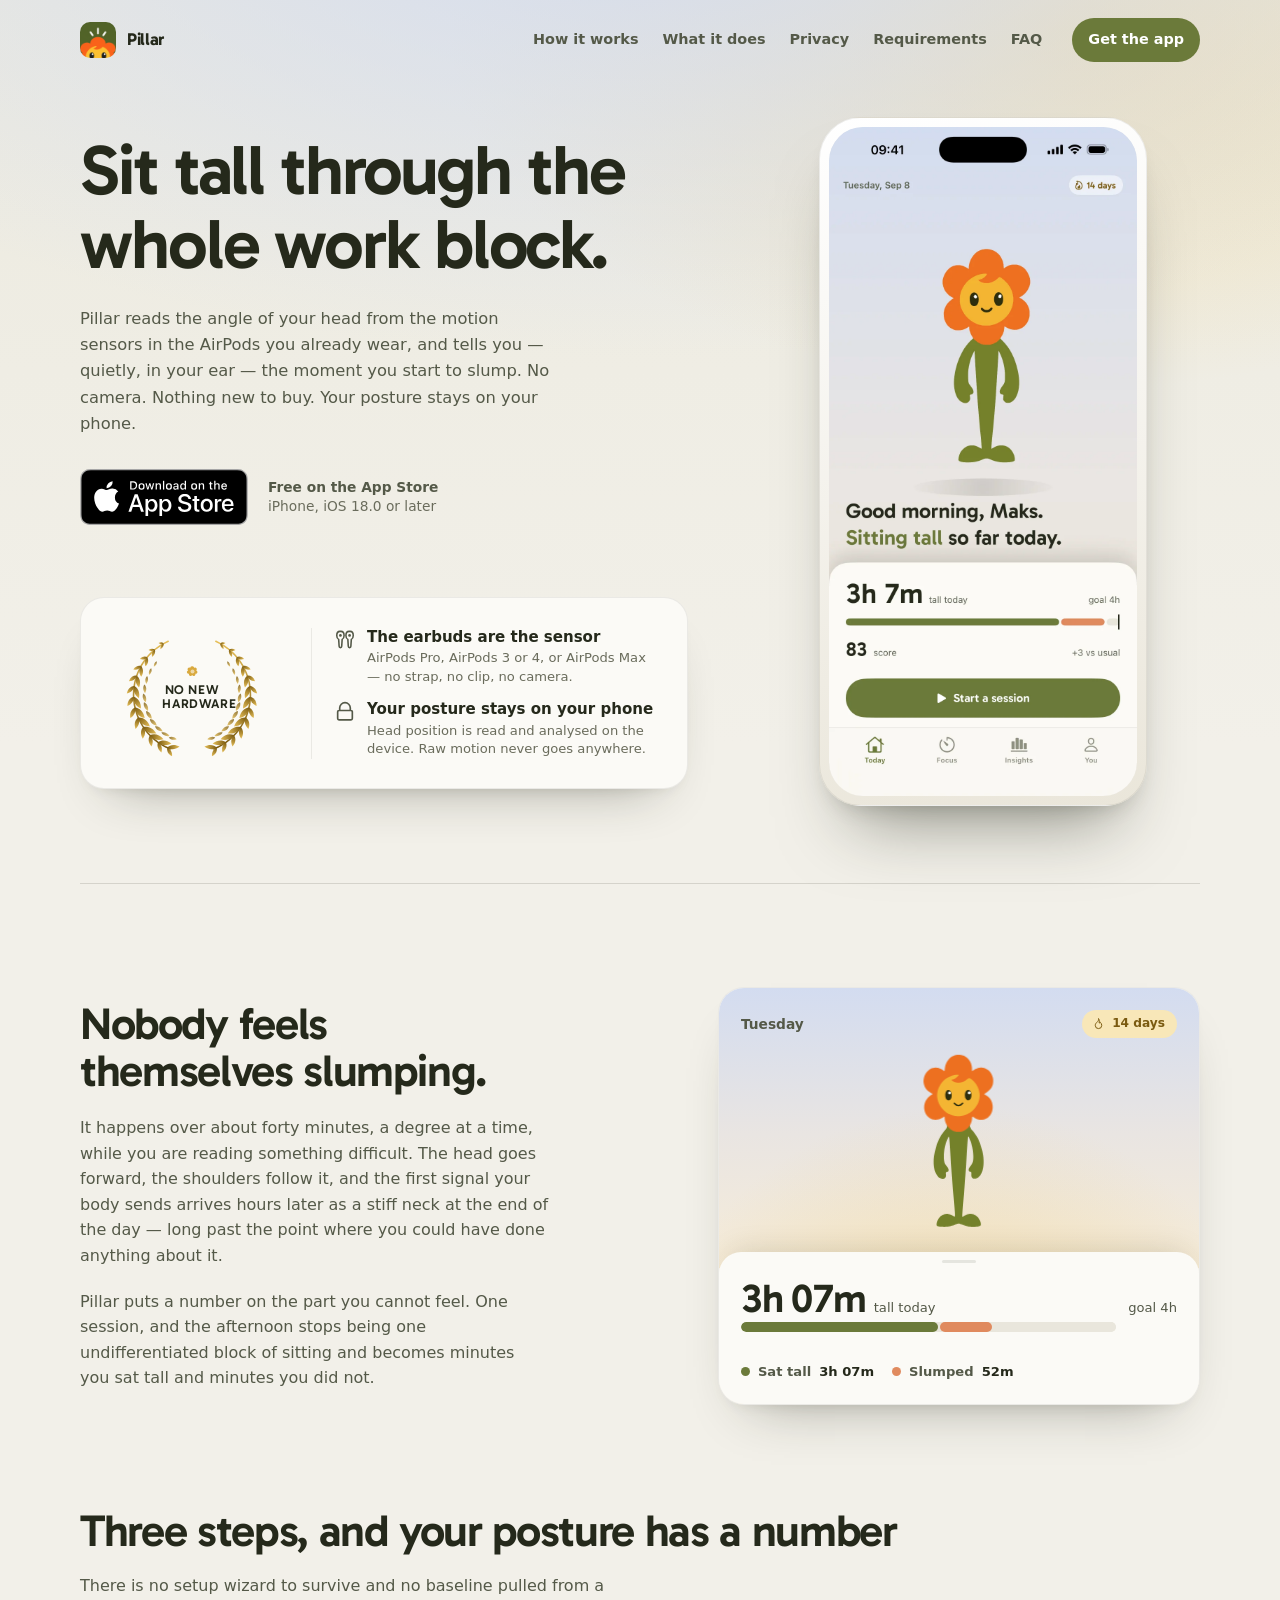
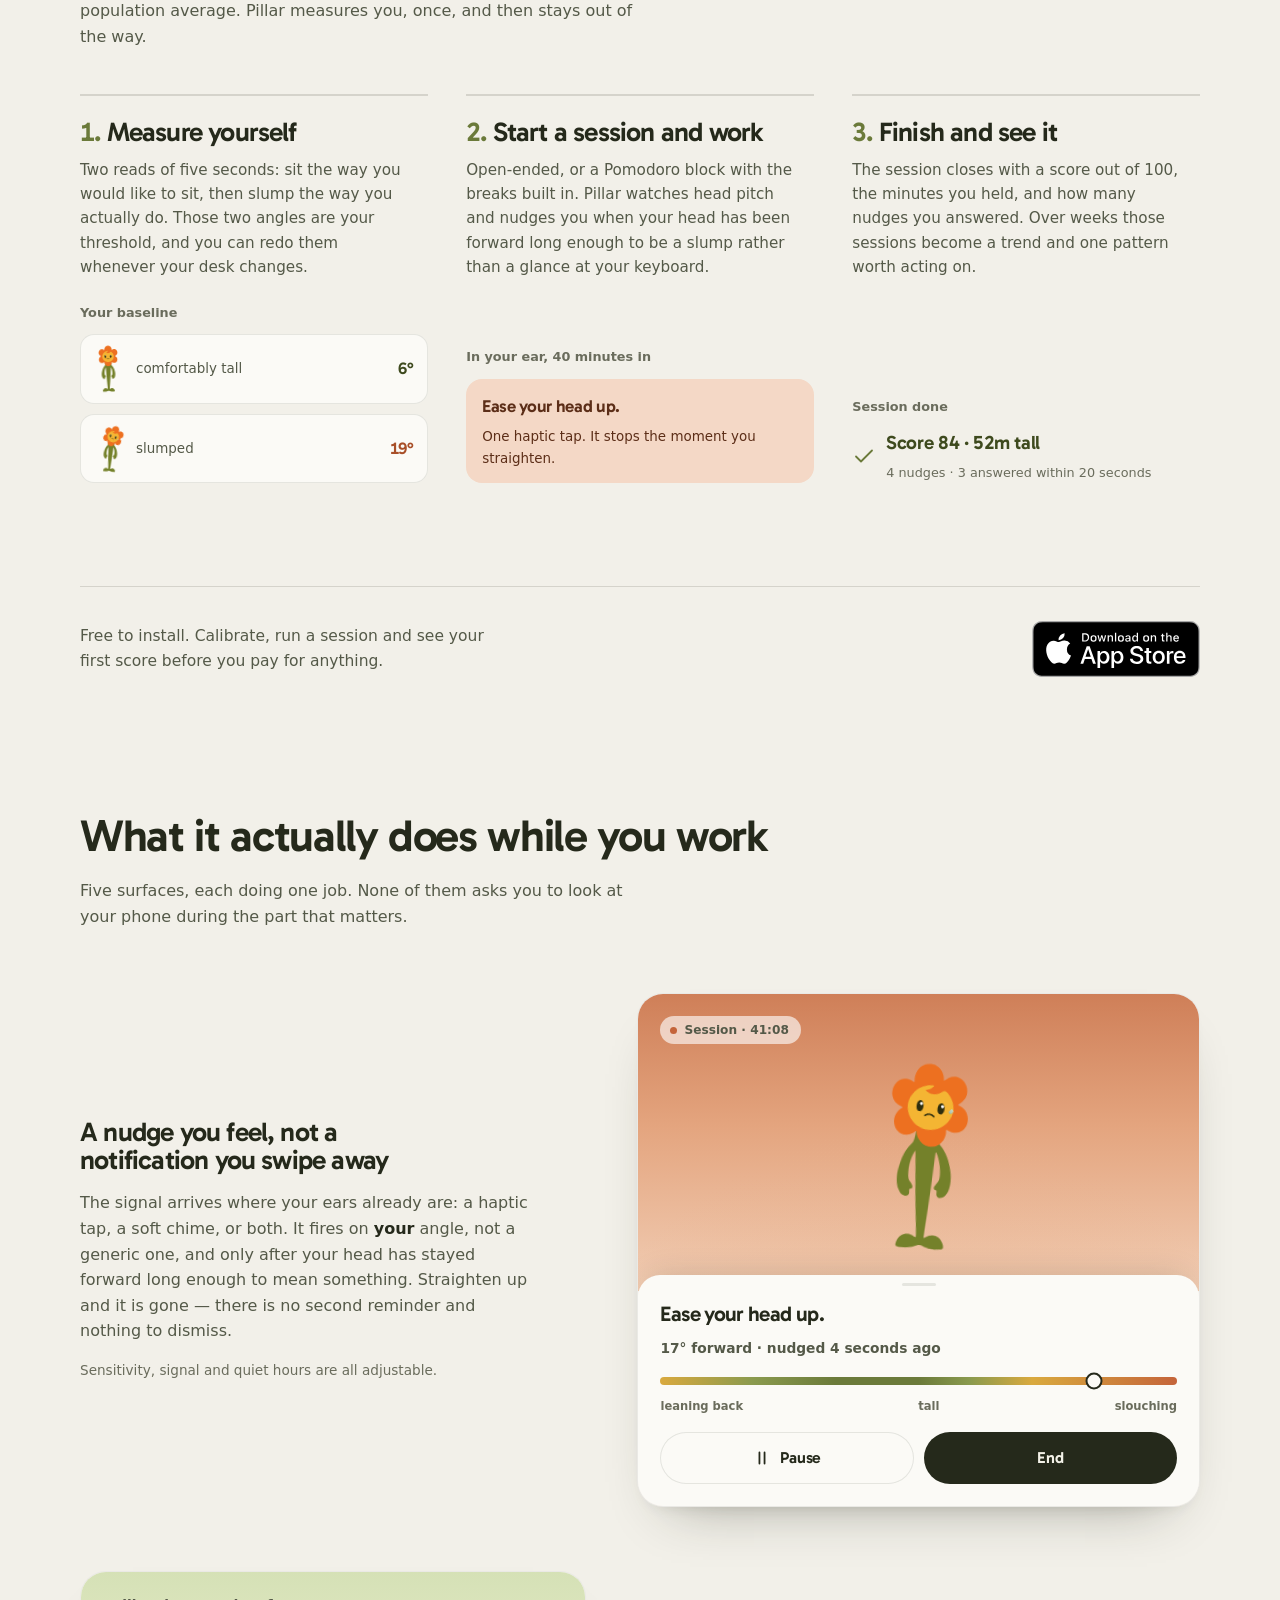
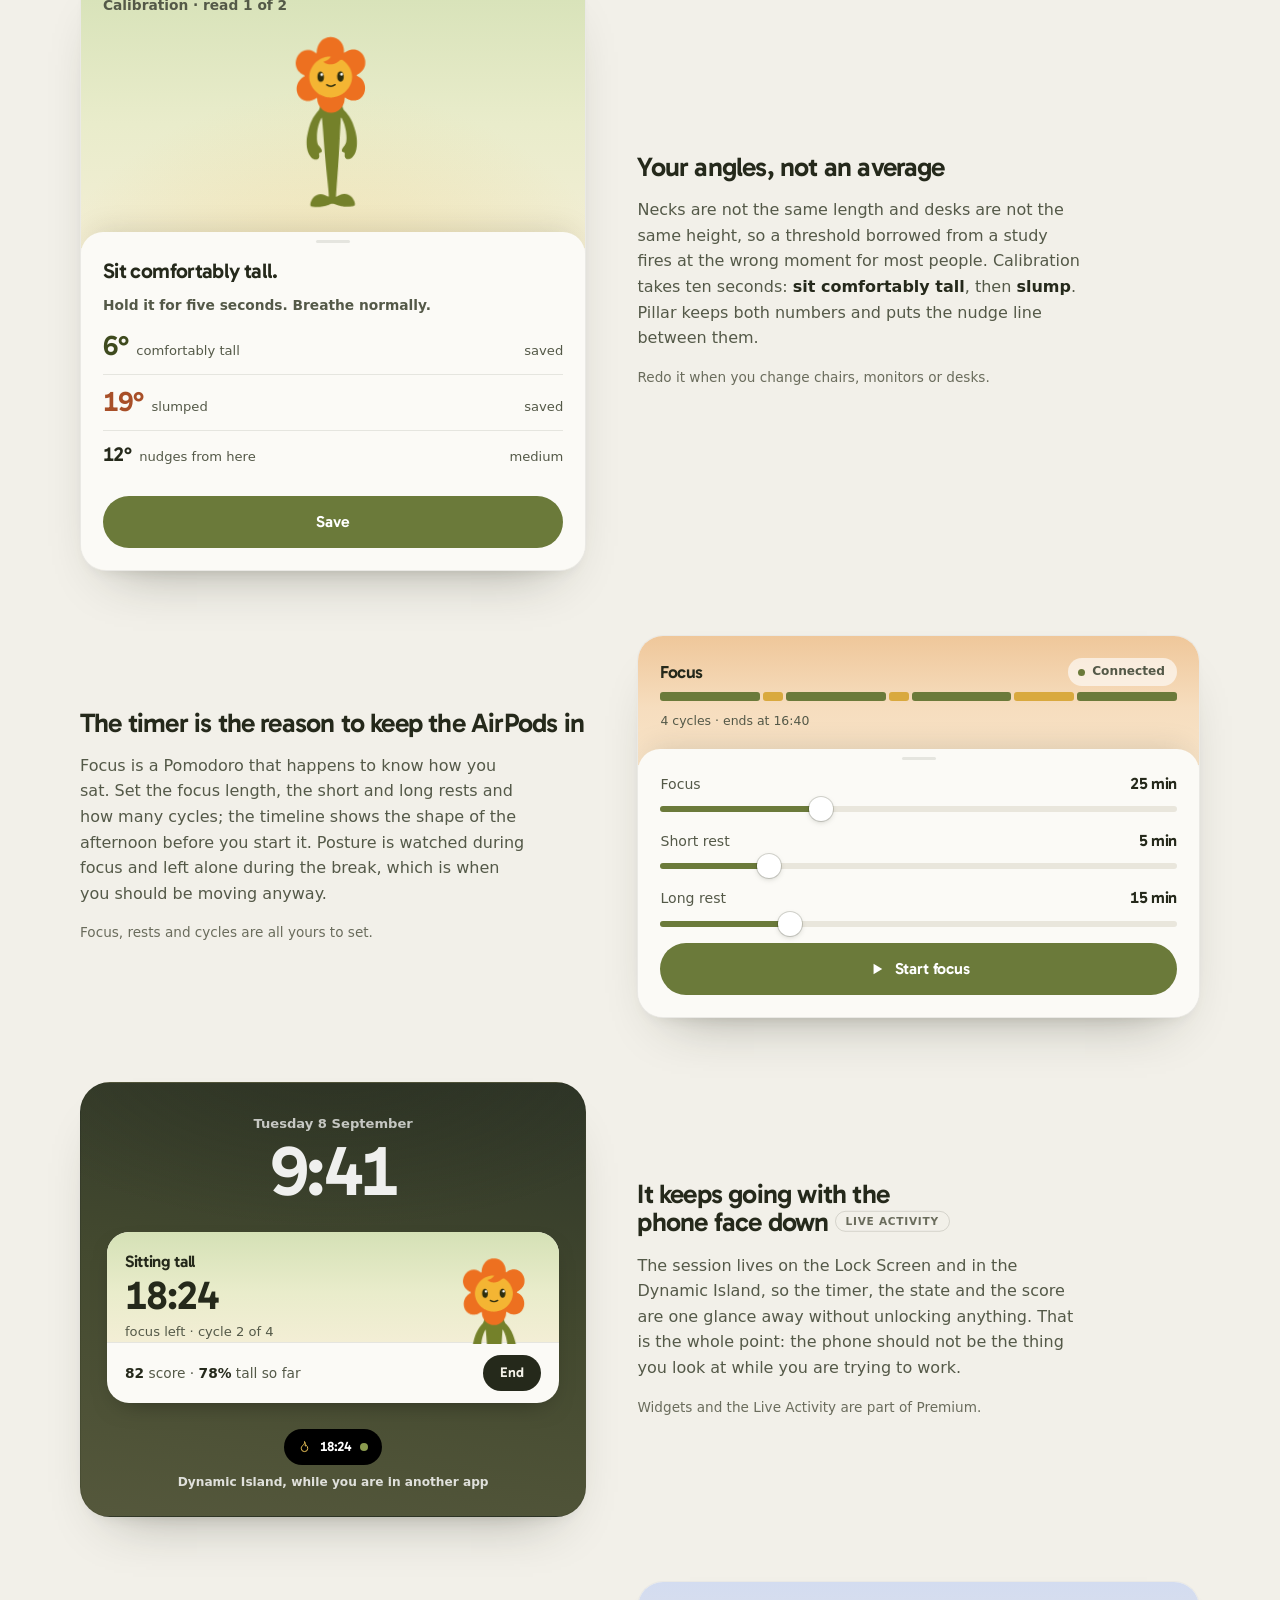
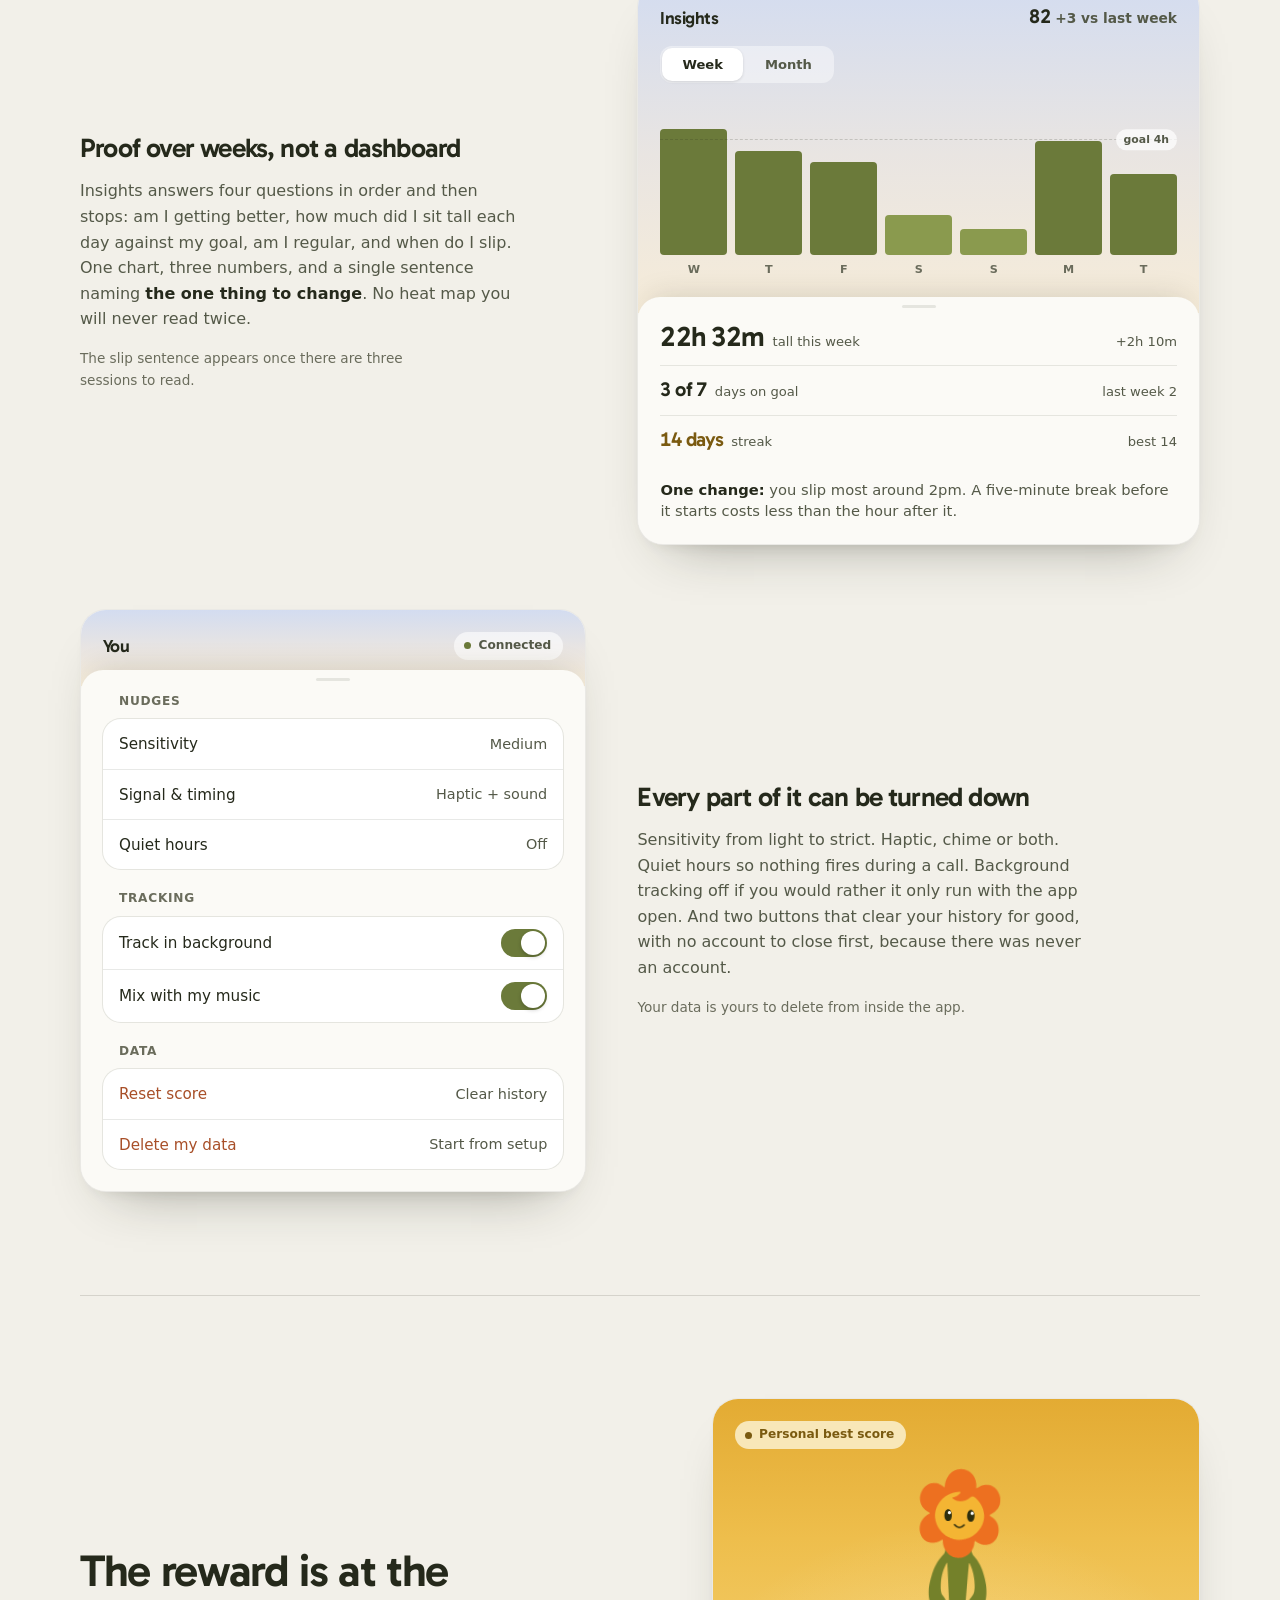
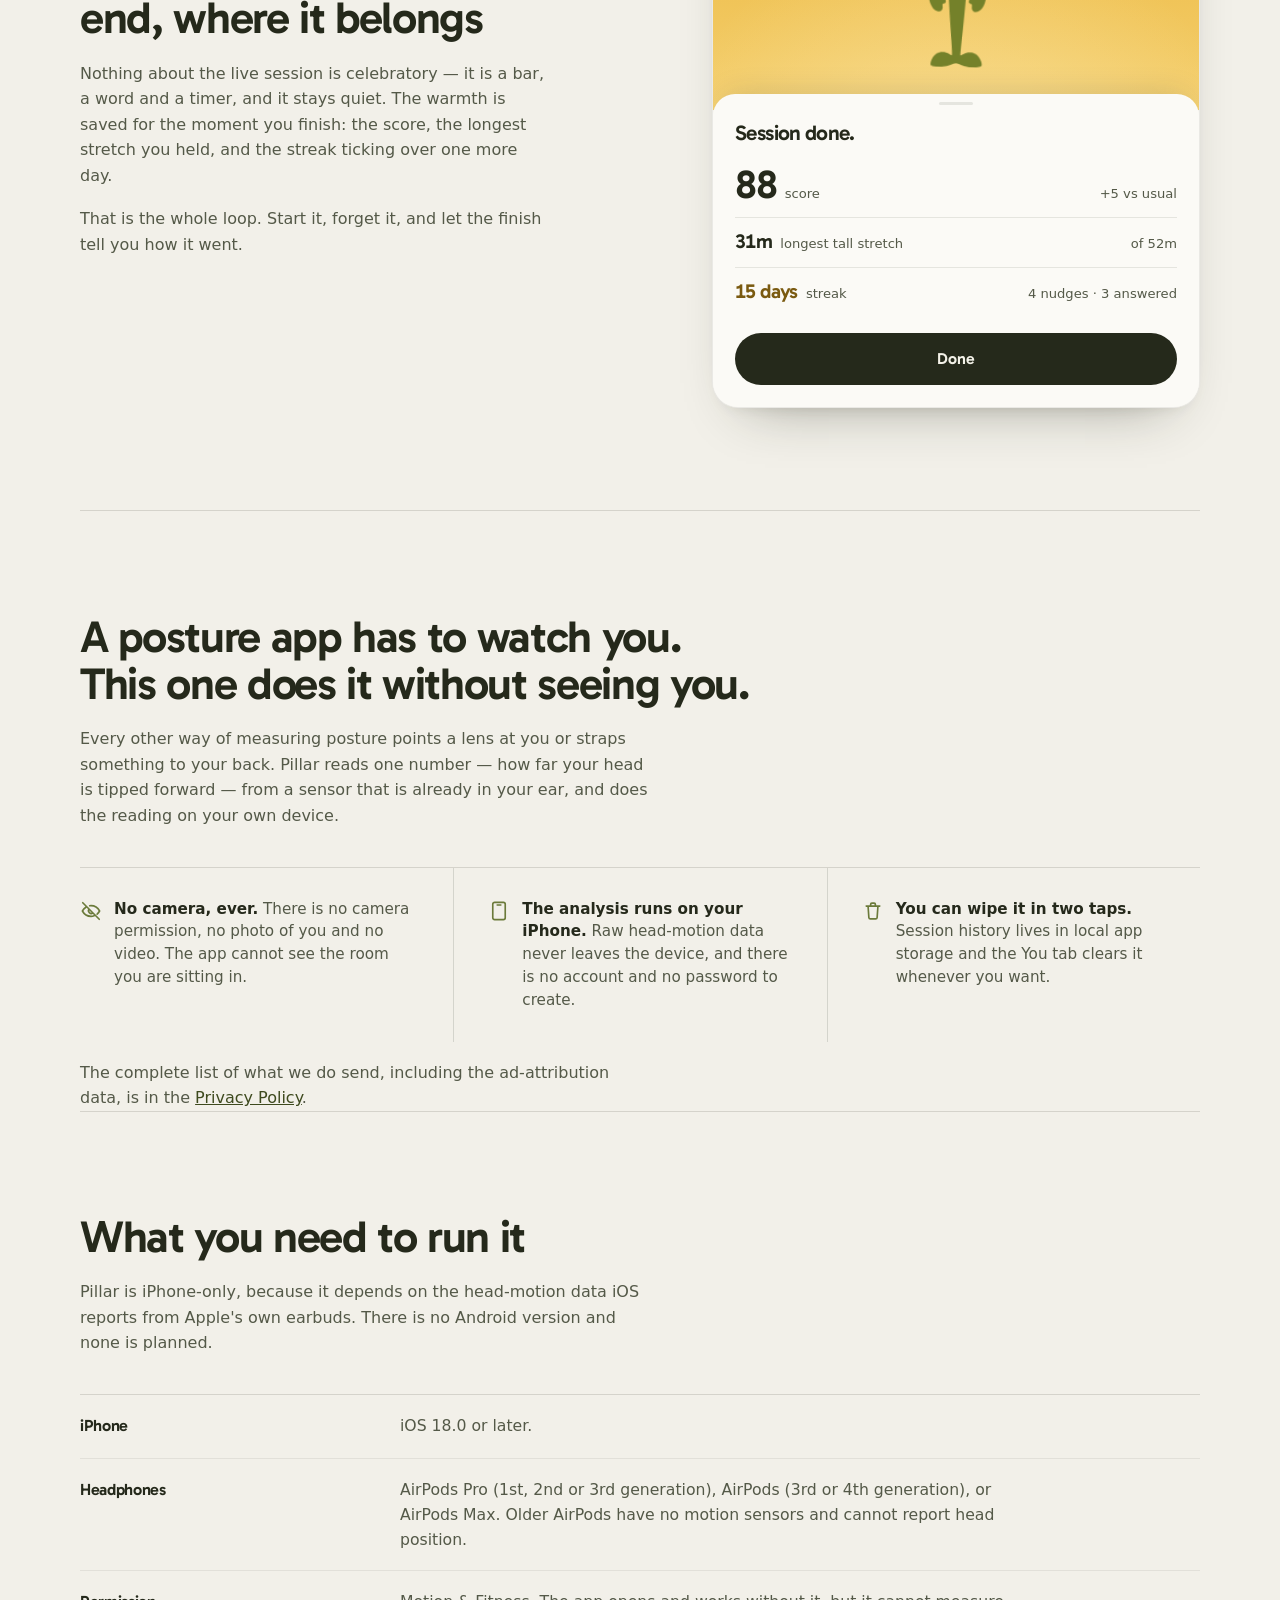
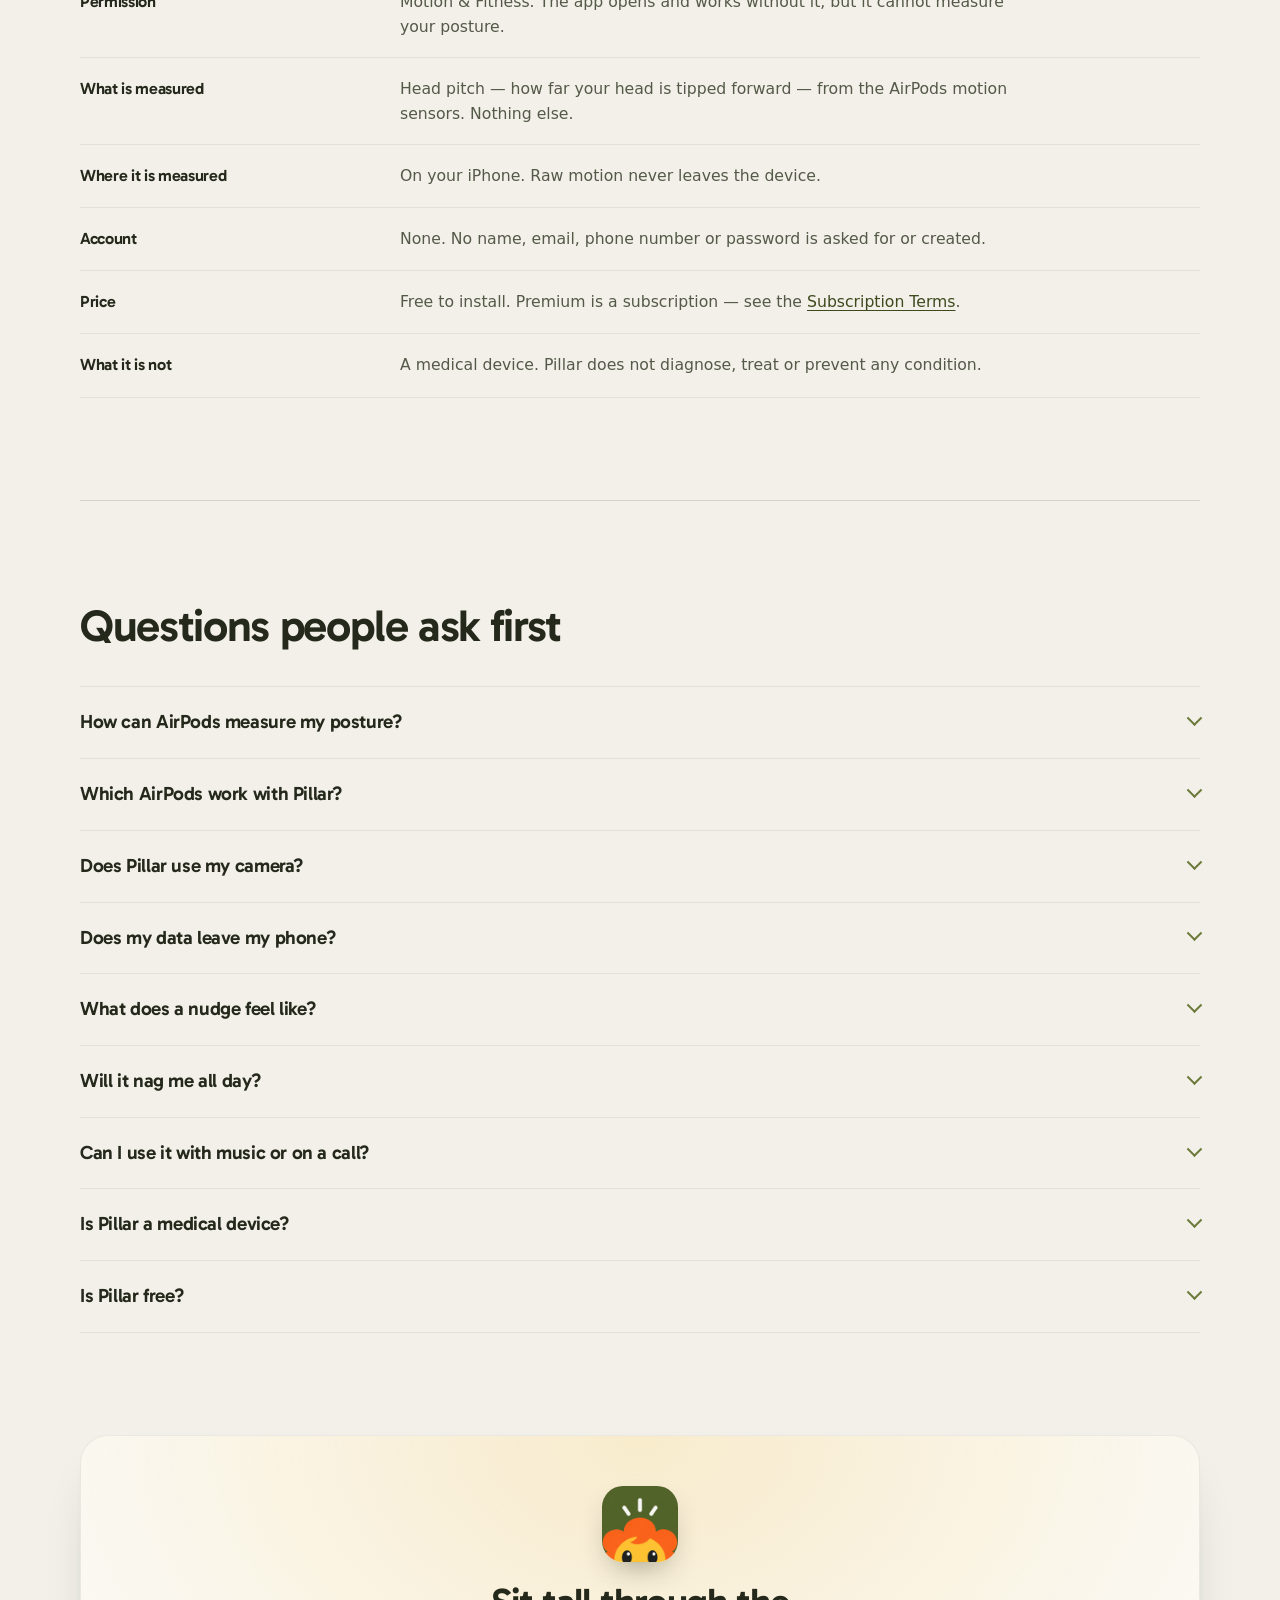
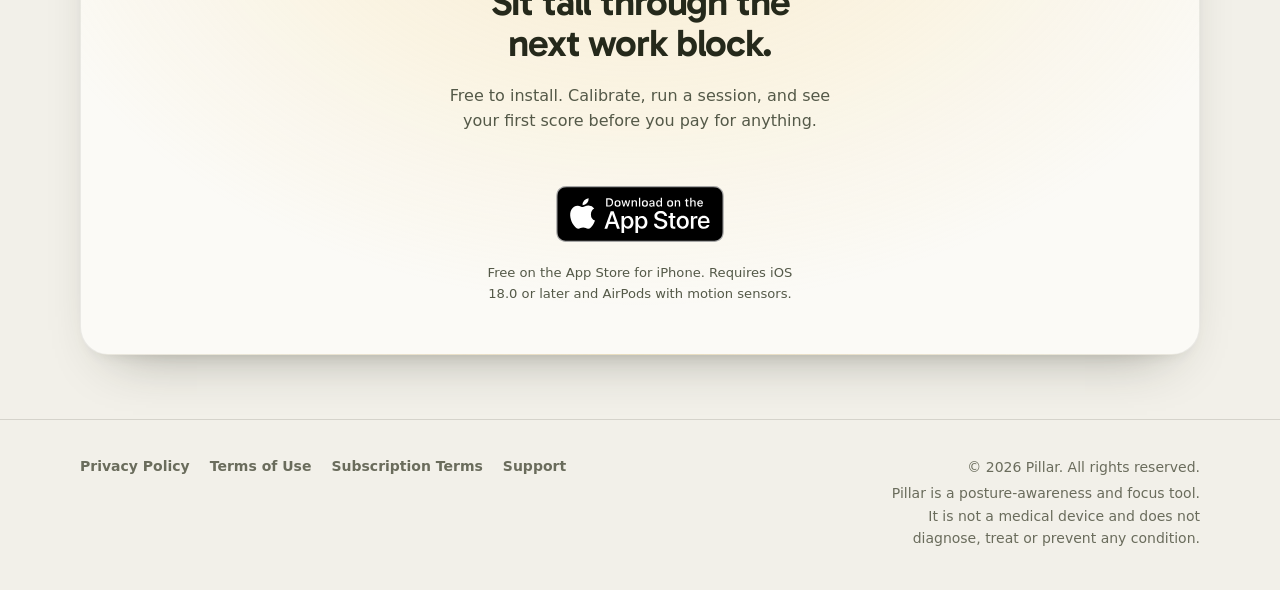
<file: index.html>
<!DOCTYPE html>
<html lang="en">
<head>
<meta charset="utf-8">
<meta name="viewport" content="width=device-width, initial-scale=1">
<title>Pillar — the posture coach in the AirPods you already wear</title>
<meta name="description" content="Pillar reads the angle of your head from the motion sensors in your AirPods and tells you, quietly, the moment you slump. No camera, no wearable to buy, and your posture data never leaves your iPhone.">
<meta name="robots" content="index, follow, max-image-preview:large, max-snippet:-1">
<meta name="author" content="Pillar">
<meta name="theme-color" content="#f2f0e9">
<link rel="canonical" href="https://pillar.glowd.tech/">
<meta name="apple-itunes-app" content="app-id=6809597345">
<meta property="og:type" content="website">
<meta property="og:site_name" content="Pillar">
<meta property="og:url" content="https://pillar.glowd.tech/">
<meta property="og:locale" content="en">
<meta property="og:title" content="Pillar — the posture coach in the AirPods you already wear">
<meta property="og:description" content="Reads the angle of your head from your AirPods and nudges you the moment you slump. No camera, no wearable to buy, your posture data never leaves your iPhone.">
<meta property="og:image" content="https://pillar.glowd.tech/assets/app-icon.png">
<meta name="twitter:card" content="summary_large_image">
<link rel="icon" href="assets/favicon.png" type="image/png">
<link rel="apple-touch-icon" href="assets/app-icon.png">
<link rel="preconnect" href="https://fonts.googleapis.com">
<link rel="preconnect" href="https://fonts.gstatic.com" crossorigin>
<link rel="stylesheet" href="https://fonts.googleapis.com/css2?family=Gabarito:wght@500..700&display=swap">
<link rel="stylesheet" href="assets/styles.css">
<script type="application/ld+json">
{
  "@context": "https://schema.org",
  "@graph": [
    {
      "@type": "Organization",
      "@id": "https://pillar.glowd.tech/#publisher",
      "name": "Pillar",
      "url": "https://pillar.glowd.tech/",
      "logo": "https://pillar.glowd.tech/assets/app-icon.png",
      "email": "glowdapp@gmail.com"
    },
    {
      "@type": "WebSite",
      "@id": "https://pillar.glowd.tech/#website",
      "url": "https://pillar.glowd.tech/",
      "name": "Pillar",
      "inLanguage": "en",
      "publisher": { "@id": "https://pillar.glowd.tech/#publisher" }
    },
    {
      "@type": "WebPage",
      "@id": "https://pillar.glowd.tech/#webpage",
      "url": "https://pillar.glowd.tech/",
      "name": "Pillar — the posture coach in the AirPods you already wear",
      "isPartOf": { "@id": "https://pillar.glowd.tech/#website" },
      "about": { "@id": "https://pillar.glowd.tech/#app" },
      "primaryImageOfPage": "https://pillar.glowd.tech/assets/shots/today.webp",
      "dateModified": "2026-09-08",
      "description": "Pillar reads the angle of your head from the motion sensors in your AirPods and tells you, quietly, the moment you slump. No camera, no wearable to buy, and your posture data never leaves your iPhone."
    },
    {
      "@type": "SoftwareApplication",
      "@id": "https://pillar.glowd.tech/#app",
      "name": "Pillar",
      "alternateName": "Pillar posture coach",
      "applicationCategory": "HealthApplication",
      "applicationSubCategory": "Posture and focus tracking",
      "operatingSystem": "iOS 18.0 or later",
      "softwareRequirements": "iPhone running iOS 18.0 or later; AirPods Pro (1st, 2nd or 3rd generation), AirPods (3rd or 4th generation) or AirPods Max; Motion & Fitness permission.",
      "url": "https://pillar.glowd.tech/",
      "installUrl": "https://apps.apple.com/app/pillar-posture-reminder/id6809597345",
      "downloadUrl": "https://apps.apple.com/app/pillar-posture-reminder/id6809597345",
      "sameAs": "https://apps.apple.com/app/pillar-posture-reminder/id6809597345",
      "screenshot": [
        "https://pillar.glowd.tech/assets/shots/today.webp",
        "https://pillar.glowd.tech/assets/shots/insights.webp",
        "https://pillar.glowd.tech/assets/shots/you.webp"
      ],
      "publisher": { "@id": "https://pillar.glowd.tech/#publisher" },
      "privacyPolicy": "https://pillar.glowd.tech/privacy-policy.html",
      "termsOfService": "https://pillar.glowd.tech/terms-of-use.html",
      "isAccessibleForFree": true,
      "description": "Pillar measures sitting posture with the motion sensors already inside AirPods. It reads how far your head is tipped forward, compares it against a baseline you measured yourself, and sends a quiet haptic or audio nudge when you have been slumped long enough for it to count. Analysis runs on the iPhone; there is no camera, no wearable to buy and no account. Pillar is a posture-awareness and focus tool, not a medical device.",
      "featureList": [
        "Reads head pitch from AirPods motion sensors — no camera and no extra hardware",
        "Calibrates against your own tall and slumped angles instead of an average",
        "Haptic or audio nudge that stops the moment you straighten",
        "Pomodoro focus timer with posture watched during focus and left alone during rests",
        "Live Activity and Dynamic Island so the session runs with the phone locked",
        "Session score, streak and a weekly chart of tall time against a goal",
        "All analysis on-device; no account, and history you can erase from the app"
      ],
      "offers": {
        "@type": "Offer",
        "price": "0",
        "priceCurrency": "USD",
        "description": "Free to install. The free tier includes calibration, one session a day and the Today screen. Premium is a subscription that unlocks unlimited sessions, the Pomodoro focus timer, full Insights and history, all nudge sounds and the widgets."
      }
    },
    {
      "@type": "HowTo",
      "@id": "https://pillar.glowd.tech/#howto",
      "name": "How to track your sitting posture with AirPods",
      "description": "Set up Pillar and run a posture session using the motion sensors in AirPods.",
      "totalTime": "PT10M",
      "tool": [
        { "@type": "HowToTool", "name": "iPhone running iOS 18.0 or later" },
        { "@type": "HowToTool", "name": "AirPods Pro (any generation), AirPods (3rd or 4th generation) or AirPods Max" }
      ],
      "step": [
        {
          "@type": "HowToStep",
          "name": "Measure yourself",
          "text": "Put both AirPods in and run calibration: two reads of five seconds each. Sit the way you would like to sit, then slump the way you actually do. Those two angles become your own nudge threshold, and you can redo them whenever your desk changes."
        },
        {
          "@type": "HowToStep",
          "name": "Start a session and work",
          "text": "Start an open-ended session or a Pomodoro block. Pillar watches the pitch of your head and nudges you — haptic, chime or both — once your head has been forward long enough to be a slump rather than a glance at your keyboard. The nudge stops as soon as you straighten."
        },
        {
          "@type": "HowToStep",
          "name": "Finish and read the score",
          "text": "The session closes with a score out of 100, the minutes you held tall, your longest tall stretch and how many nudges you answered. Over weeks those sessions become a streak, a per-day chart against your tall-time goal, and one sentence naming when you most often slip."
        }
      ]
    },
    {
      "@type": "FAQPage",
      "mainEntity": [
        {
          "@type": "Question",
          "name": "How can AirPods measure my posture?",
          "acceptedAnswer": { "@type": "Answer", "text": "AirPods Pro (any generation), AirPods (3rd and 4th generation) and AirPods Max contain motion sensors that iOS exposes as head-motion data. Pillar reads the pitch of that data — how far your head is tipped forward — and compares it against angles you measured yourself during calibration. It never sees your body, only the angle of your head." }
        },
        {
          "@type": "Question",
          "name": "Which AirPods work with Pillar?",
          "acceptedAnswer": { "@type": "Answer", "text": "AirPods Pro (1st, 2nd and 3rd generation), AirPods (3rd and 4th generation) and AirPods Max. Older AirPods have no motion sensors and cannot report head position. You also need an iPhone running iOS 18.0 or later, and Motion & Fitness permission." }
        },
        {
          "@type": "Question",
          "name": "Does Pillar use my camera?",
          "acceptedAnswer": { "@type": "Answer", "text": "No. There is no camera access, no photo of you and no video. The only sensor Pillar reads is the motion sensor already inside your AirPods." }
        },
        {
          "@type": "Question",
          "name": "Does my data leave my phone?",
          "acceptedAnswer": { "@type": "Answer", "text": "Head-position data is read and analysed on your iPhone, and raw motion never leaves the device. Your session history lives in local app storage and you can wipe it from the app at any time. A short list of anonymous analytics events is described in the Privacy Policy." }
        },
        {
          "@type": "Question",
          "name": "What does a nudge feel like?",
          "acceptedAnswer": { "@type": "Answer", "text": "A haptic tap, a soft chime in the AirPods, or both — you choose in settings. It fires when your head has been forward past your own threshold for long enough that it is a slump and not a glance down, and it stops the moment you straighten." }
        },
        {
          "@type": "Question",
          "name": "Will it nag me all day?",
          "acceptedAnswer": { "@type": "Answer", "text": "Pillar only watches during a session you started. Sensitivity is adjustable, quiet hours silence nudges on a schedule, and the nudge disappears as soon as your head comes back up rather than repeating." }
        },
        {
          "@type": "Question",
          "name": "Can I use it with music or a call?",
          "acceptedAnswer": { "@type": "Answer", "text": "Yes. Sound cues mix with whatever is playing, and you can switch to haptic only. Head tracking works whether or not audio is playing, as long as both AirPods are in." }
        },
        {
          "@type": "Question",
          "name": "Is Pillar a medical device?",
          "acceptedAnswer": { "@type": "Answer", "text": "No. Pillar is a posture-awareness and focus tool. It does not diagnose, treat or prevent any condition, and it is not a substitute for advice from a clinician." }
        },
        {
          "@type": "Question",
          "name": "Is Pillar free?",
          "acceptedAnswer": { "@type": "Answer", "text": "Pillar is free to install, and the free tier includes calibration, one session a day and the Today screen. Premium unlocks unlimited sessions, the Pomodoro focus timer, full Insights and history, all nudge sounds and widgets. The Subscription Terms page carries the current plans." }
        }
      ]
    }
  ]
}
</script>
</head>
<body>

<a class="skip" href="#main">Skip to content</a>

<svg width="0" height="0" style="position:absolute" aria-hidden="true" focusable="false"><defs>
<g id="i-check"><path d="M4 12.5 9 17.5 20 6.5" fill="none" stroke="currentColor" stroke-width="1.8" stroke-linecap="round" stroke-linejoin="round"/></g>
<g id="i-eye-off"><path d="M3 3 21 21M10.6 6.3A9.4 9.4 0 0 1 12 6.2c4.4 0 8 3.2 9.4 5.8a13 13 0 0 1-2.7 3.4M6.4 7.9A12.7 12.7 0 0 0 2.6 12c1.4 2.6 5 5.8 9.4 5.8a9.8 9.8 0 0 0 3.4-.6M9.9 9.9a3 3 0 0 0 4.2 4.2" fill="none" stroke="currentColor" stroke-width="1.8" stroke-linecap="round" stroke-linejoin="round"/></g>
<g id="i-lock"><path d="M6.2 10.4V7.6a5.8 5.8 0 0 1 11.6 0v2.8M5.4 10.4h13.2a1.4 1.4 0 0 1 1.4 1.4v7.4a1.4 1.4 0 0 1-1.4 1.4H5.4A1.4 1.4 0 0 1 4 19.2v-7.4a1.4 1.4 0 0 1 1.4-1.4Z" fill="none" stroke="currentColor" stroke-width="1.8" stroke-linecap="round" stroke-linejoin="round"/></g>
<g id="i-airpods"><path d="M7.6 2.6c2 0 3.4 1.9 3.4 4.5 0 2.2-.8 3.6-2.1 4.2l-.5 7.6a1.4 1.4 0 0 1-2.8 0l-.5-7.6C3.8 10.7 3 9.3 3 7.1c0-2.6 1.5-4.5 3.4-4.5ZM16.4 2.6c-2 0-3.4 1.9-3.4 4.5 0 2.2.8 3.6 2.1 4.2l.5 7.6a1.4 1.4 0 0 0 2.8 0l.5-7.6c1.3-.6 2.1-2 2.1-4.2 0-2.6-1.5-4.5-3.4-4.5Z" fill="none" stroke="currentColor" stroke-width="1.7" stroke-linejoin="round"/><circle cx="7" cy="7" r="1.5" fill="currentColor"/><circle cx="17" cy="7" r="1.5" fill="currentColor"/></g>
<g id="i-phone"><path d="M7.2 2.6h9.6a2 2 0 0 1 2 2v14.8a2 2 0 0 1-2 2H7.2a2 2 0 0 1-2-2V4.6a2 2 0 0 1 2-2ZM10 5.4h4" fill="none" stroke="currentColor" stroke-width="1.8" stroke-linecap="round" stroke-linejoin="round"/></g>
<g id="i-trash"><path d="M4.6 6.6h14.8M9.4 6.6V4.8a1.4 1.4 0 0 1 1.4-1.4h2.4a1.4 1.4 0 0 1 1.4 1.4v1.8M6.6 6.6l.9 12.6a1.6 1.6 0 0 0 1.6 1.4h5.8a1.6 1.6 0 0 0 1.6-1.4l.9-12.6" fill="none" stroke="currentColor" stroke-width="1.8" stroke-linecap="round" stroke-linejoin="round"/></g>
<g id="i-play"><path d="M7.4 4.9 19 12 7.4 19.1Z" fill="currentColor"/></g>
<g id="i-pause"><path d="M8.6 4.6v14.8M15.4 4.6v14.8" fill="none" stroke="currentColor" stroke-width="2.4" stroke-linecap="round"/></g>
<g id="i-flame"><path d="M12 2.8s.9 3-1.4 5.4C8 10.9 6 12.5 6 15.4a6 6 0 0 0 12 0c0-2.6-1.4-4.2-2.6-5.6-1 1-1.6 1.3-2.2 1.3.6-2.6.6-5.8-1.2-8.3Z" fill="none" stroke="currentColor" stroke-width="1.8" stroke-linejoin="round"/></g>
<g id="i-petal"><path d="M12 2.4c1.7 0 2.9 1.4 3 3.1 1.4-1 3.3-.9 4.3.4s.7 3.2-.5 4.3c1.6.5 2.6 2 2.2 3.6s-2 2.6-3.7 2.4c.5 1.6-.3 3.3-1.9 3.9s-3.3-.1-4-1.6c-.8 1.5-2.5 2.2-4 1.6s-2.4-2.3-1.9-3.9c-1.7.2-3.2-.8-3.7-2.4s.6-3.1 2.2-3.6c-1.2-1.1-1.5-3-.5-4.3s2.9-1.4 4.3-.4c.1-1.7 1.3-3.1 3-3.1Z" fill="currentColor"/><circle cx="12" cy="12" r="3.6" fill="#fff" opacity=".55"/></g>
<g id="i-apple"><path transform="scale(.0625)" d="M318.7 268.7c-.2-36.7 16.4-64.4 50-84.8-18.8-26.9-47.2-41.7-84.7-44.6-35.5-2.8-74.3 20.7-88.5 20.7-15 0-49.4-19.7-76.4-19.7C63.3 141.2 4 184.8 4 273.5q0 39.3 14.4 81.2c12.8 36.7 59 126.7 107.2 125.2 25.2-.6 43-17.9 75.8-17.9 31.8 0 48.3 17.9 76.4 17.9 48.6-.7 90.4-82.5 102.6-119.3-65.2-30.7-61.7-90-61.7-91.9zm-56.6-164.2c27.3-32.4 24.8-61.9 24-72.5-24.1 1.4-52 16.4-67.9 34.9-17.5 19.8-27.8 44.3-25.6 71.9 26.1 2 49.9-11.4 69.5-34.3z" fill="currentColor"/></g>
</defs></svg>

<div class="wash"></div>

<header class="bar shell">
  <a class="mark" href="/"><img src="assets/app-icon.png" alt="" width="36" height="36"><span>Pillar</span></a>
  <nav>
    <a href="#how">How it works</a>
    <a href="#features">What it does</a>
    <a href="#privacy">Privacy</a>
    <a href="#requirements">Requirements</a>
    <a href="#faq">FAQ</a>
    <a class="bar__cta" href="https://apps.apple.com/app/pillar-posture-reminder/id6809597345" data-cta="header">Get the app</a>
  </nav>
</header>

<main id="main">
<div class="shell">

  <!-- ── Hero ──────────────────────────────────────────────────────────── -->
  <section class="hero">
    <div class="hero__copy">
      <h1>Sit tall through the whole work block.</h1>
      <p class="lead">Pillar reads the angle of your head from the motion sensors in the AirPods
      you already wear, and tells you — quietly, in your ear — the moment you start to slump.
      No camera. Nothing new to buy. Your posture stays on your phone.</p>

      <div class="cta">
        <a class="store" href="https://apps.apple.com/app/pillar-posture-reminder/id6809597345" data-cta="hero" aria-label="Download Pillar on the App Store">
          <img src="assets/app-store-badge.svg" alt="Download on the App Store" width="168" height="56">
        </a>
        <p class="cta__note">Free on the App Store<span>iPhone, iOS 18.0 or later</span></p>
      </div>

    </div>

    <div class="trust">
      <div class="laurel">
        <svg viewBox="0 0 375 305" aria-hidden="true"><defs><linearGradient id="pl-gold" x1="0" y1="0" x2="0" y2="1"><stop offset="0" stop-color="#e6bf59"/><stop offset="1" stop-color="#7a5a10"/></linearGradient></defs><g fill="url(#pl-gold)"><path d="M145.2 260.8L137.1 257.2L129.4 252.9L122.0 248.1L115.1 242.7L108.5 236.8L102.5 230.4L96.9 223.6L92.0 216.3L87.5 208.7L83.7 200.8L80.6 192.5L78.1 184.1L76.2 175.5L75.0 166.8L74.5 158.0L74.7 149.2L75.6 140.4L77.1 131.7L79.4 123.2L82.2 114.9L85.8 106.8L89.9 99.0L94.6 91.6L99.9 84.6L105.8 78.0L112.1 71.8L118.9 66.2L126.1 61.2L133.6 56.7L141.5 52.8" fill="none" stroke="url(#pl-gold)" stroke-width="3" stroke-linecap="round"/><path d="M0 0C5.6-6.4 6.8-16.2 0-26.6C-6.8-16.2-5.6-6.4 0 0Z" transform="translate(139.7 258.4) rotate(85.0) scale(0.899)"/><path d="M0 0C5.6-6.4 6.8-16.2 0-26.6C-6.8-16.2-5.6-6.4 0 0Z" transform="translate(139.7 258.4) rotate(151.0) scale(0.719)"/><path d="M0 0C5.6-6.4 6.8-16.2 0-26.6C-6.8-16.2-5.6-6.4 0 0Z" transform="translate(142.6 238.6) rotate(102.5) scale(0.593)" opacity=".82"/><path d="M0 0C5.6-6.4 6.8-16.2 0-26.6C-6.8-16.2-5.6-6.4 0 0Z" transform="translate(121.9 248.0) rotate(95.5) scale(0.975)"/><path d="M0 0C5.6-6.4 6.8-16.2 0-26.6C-6.8-16.2-5.6-6.4 0 0Z" transform="translate(121.9 248.0) rotate(161.5) scale(0.780)"/><path d="M0 0C5.6-6.4 6.8-16.2 0-26.6C-6.8-16.2-5.6-6.4 0 0Z" transform="translate(128.3 229.1) rotate(113.0) scale(0.644)" opacity=".82"/><path d="M0 0C5.6-6.4 6.8-16.2 0-26.6C-6.8-16.2-5.6-6.4 0 0Z" transform="translate(106.2 234.5) rotate(106.0) scale(1.030)"/><path d="M0 0C5.6-6.4 6.8-16.2 0-26.6C-6.8-16.2-5.6-6.4 0 0Z" transform="translate(106.2 234.5) rotate(172.0) scale(0.824)"/><path d="M0 0C5.6-6.4 6.8-16.2 0-26.6C-6.8-16.2-5.6-6.4 0 0Z" transform="translate(116.0 217.0) rotate(123.5) scale(0.680)" opacity=".82"/><path d="M0 0C5.6-6.4 6.8-16.2 0-26.6C-6.8-16.2-5.6-6.4 0 0Z" transform="translate(93.3 218.4) rotate(116.5) scale(1.061)"/><path d="M0 0C5.6-6.4 6.8-16.2 0-26.6C-6.8-16.2-5.6-6.4 0 0Z" transform="translate(93.3 218.4) rotate(182.5) scale(0.849)"/><path d="M0 0C5.6-6.4 6.8-16.2 0-26.6C-6.8-16.2-5.6-6.4 0 0Z" transform="translate(106.1 203.0) rotate(134.0) scale(0.700)" opacity=".82"/><path d="M0 0C5.6-6.4 6.8-16.2 0-26.6C-6.8-16.2-5.6-6.4 0 0Z" transform="translate(83.5 200.2) rotate(127.0) scale(1.067)"/><path d="M0 0C5.6-6.4 6.8-16.2 0-26.6C-6.8-16.2-5.6-6.4 0 0Z" transform="translate(83.5 200.2) rotate(193.0) scale(0.854)"/><path d="M0 0C5.6-6.4 6.8-16.2 0-26.6C-6.8-16.2-5.6-6.4 0 0Z" transform="translate(98.9 187.4) rotate(144.5) scale(0.704)" opacity=".82"/><path d="M0 0C5.6-6.4 6.8-16.2 0-26.6C-6.8-16.2-5.6-6.4 0 0Z" transform="translate(77.2 180.5) rotate(137.5) scale(1.050)"/><path d="M0 0C5.6-6.4 6.8-16.2 0-26.6C-6.8-16.2-5.6-6.4 0 0Z" transform="translate(77.2 180.5) rotate(203.5) scale(0.840)"/><path d="M0 0C5.6-6.4 6.8-16.2 0-26.6C-6.8-16.2-5.6-6.4 0 0Z" transform="translate(94.7 170.7) rotate(155.0) scale(0.693)" opacity=".82"/><path d="M0 0C5.6-6.4 6.8-16.2 0-26.6C-6.8-16.2-5.6-6.4 0 0Z" transform="translate(74.6 159.9) rotate(148.0) scale(1.010)"/><path d="M0 0C5.6-6.4 6.8-16.2 0-26.6C-6.8-16.2-5.6-6.4 0 0Z" transform="translate(74.6 159.9) rotate(214.0) scale(0.808)"/><path d="M0 0C5.6-6.4 6.8-16.2 0-26.6C-6.8-16.2-5.6-6.4 0 0Z" transform="translate(93.5 153.5) rotate(-194.5) scale(0.667)" opacity=".82"/><path d="M0 0C5.6-6.4 6.8-16.2 0-26.6C-6.8-16.2-5.6-6.4 0 0Z" transform="translate(75.7 139.3) rotate(-201.5) scale(0.949)"/><path d="M0 0C5.6-6.4 6.8-16.2 0-26.6C-6.8-16.2-5.6-6.4 0 0Z" transform="translate(75.7 139.3) rotate(-135.5) scale(0.760)"/><path d="M0 0C5.6-6.4 6.8-16.2 0-26.6C-6.8-16.2-5.6-6.4 0 0Z" transform="translate(95.6 136.5) rotate(-184.0) scale(0.627)" opacity=".82"/><path d="M0 0C5.6-6.4 6.8-16.2 0-26.6C-6.8-16.2-5.6-6.4 0 0Z" transform="translate(80.7 119.2) rotate(-191.0) scale(0.872)"/><path d="M0 0C5.6-6.4 6.8-16.2 0-26.6C-6.8-16.2-5.6-6.4 0 0Z" transform="translate(80.7 119.2) rotate(-125.0) scale(0.697)"/><path d="M0 0C5.6-6.4 6.8-16.2 0-26.6C-6.8-16.2-5.6-6.4 0 0Z" transform="translate(100.7 120.0) rotate(-173.5) scale(0.575)" opacity=".82"/><path d="M0 0C5.6-6.4 6.8-16.2 0-26.6C-6.8-16.2-5.6-6.4 0 0Z" transform="translate(89.1 100.4) rotate(-180.5) scale(0.781)"/><path d="M0 0C5.6-6.4 6.8-16.2 0-26.6C-6.8-16.2-5.6-6.4 0 0Z" transform="translate(89.1 100.4) rotate(-114.5) scale(0.625)"/><path d="M0 0C5.6-6.4 6.8-16.2 0-26.6C-6.8-16.2-5.6-6.4 0 0Z" transform="translate(108.7 104.8) rotate(-163.0) scale(0.515)" opacity=".82"/><path d="M0 0C5.6-6.4 6.8-16.2 0-26.6C-6.8-16.2-5.6-6.4 0 0Z" transform="translate(100.9 83.4) rotate(-170.0) scale(0.681)"/><path d="M0 0C5.6-6.4 6.8-16.2 0-26.6C-6.8-16.2-5.6-6.4 0 0Z" transform="translate(100.9 83.4) rotate(-104.0) scale(0.544)"/><path d="M0 0C5.6-6.4 6.8-16.2 0-26.6C-6.8-16.2-5.6-6.4 0 0Z" transform="translate(119.3 91.3) rotate(-152.5) scale(0.449)" opacity=".82"/><path d="M0 0C5.6-6.4 6.8-16.2 0-26.6C-6.8-16.2-5.6-6.4 0 0Z" transform="translate(115.6 68.8) rotate(-159.5) scale(0.575)"/><path d="M0 0C5.6-6.4 6.8-16.2 0-26.6C-6.8-16.2-5.6-6.4 0 0Z" transform="translate(115.6 68.8) rotate(-93.5) scale(0.460)"/><path d="M0 0C5.6-6.4 6.8-16.2 0-26.6C-6.8-16.2-5.6-6.4 0 0Z" transform="translate(132.7 57.2) rotate(-149.0) scale(0.470)"/><path d="M0 0C5.6-6.4 6.8-16.2 0-26.6C-6.8-16.2-5.6-6.4 0 0Z" transform="translate(132.7 57.2) rotate(-83.0) scale(0.376)"/><path d="M229.8 260.8L237.9 257.2L245.6 252.9L253.0 248.1L259.9 242.7L266.5 236.8L272.5 230.4L278.1 223.6L283.0 216.3L287.5 208.7L291.3 200.8L294.4 192.5L296.9 184.1L298.8 175.5L300.0 166.8L300.5 158.0L300.3 149.2L299.4 140.4L297.9 131.7L295.6 123.2L292.8 114.9L289.2 106.8L285.1 99.0L280.4 91.6L275.1 84.6L269.2 78.0L262.9 71.8L256.1 66.2L248.9 61.2L241.4 56.7L233.5 52.8" fill="none" stroke="url(#pl-gold)" stroke-width="3" stroke-linecap="round"/><path d="M0 0C5.6-6.4 6.8-16.2 0-26.6C-6.8-16.2-5.6-6.4 0 0Z" transform="translate(235.3 258.4) rotate(-85.0) scale(0.899)"/><path d="M0 0C5.6-6.4 6.8-16.2 0-26.6C-6.8-16.2-5.6-6.4 0 0Z" transform="translate(235.3 258.4) rotate(-151.0) scale(0.719)"/><path d="M0 0C5.6-6.4 6.8-16.2 0-26.6C-6.8-16.2-5.6-6.4 0 0Z" transform="translate(232.4 238.6) rotate(-102.5) scale(0.593)" opacity=".82"/><path d="M0 0C5.6-6.4 6.8-16.2 0-26.6C-6.8-16.2-5.6-6.4 0 0Z" transform="translate(253.1 248.0) rotate(-95.5) scale(0.975)"/><path d="M0 0C5.6-6.4 6.8-16.2 0-26.6C-6.8-16.2-5.6-6.4 0 0Z" transform="translate(253.1 248.0) rotate(-161.5) scale(0.780)"/><path d="M0 0C5.6-6.4 6.8-16.2 0-26.6C-6.8-16.2-5.6-6.4 0 0Z" transform="translate(246.7 229.1) rotate(-113.0) scale(0.644)" opacity=".82"/><path d="M0 0C5.6-6.4 6.8-16.2 0-26.6C-6.8-16.2-5.6-6.4 0 0Z" transform="translate(268.8 234.5) rotate(-106.0) scale(1.030)"/><path d="M0 0C5.6-6.4 6.8-16.2 0-26.6C-6.8-16.2-5.6-6.4 0 0Z" transform="translate(268.8 234.5) rotate(-172.0) scale(0.824)"/><path d="M0 0C5.6-6.4 6.8-16.2 0-26.6C-6.8-16.2-5.6-6.4 0 0Z" transform="translate(259.0 217.0) rotate(-123.5) scale(0.680)" opacity=".82"/><path d="M0 0C5.6-6.4 6.8-16.2 0-26.6C-6.8-16.2-5.6-6.4 0 0Z" transform="translate(281.7 218.4) rotate(-116.5) scale(1.061)"/><path d="M0 0C5.6-6.4 6.8-16.2 0-26.6C-6.8-16.2-5.6-6.4 0 0Z" transform="translate(281.7 218.4) rotate(-182.5) scale(0.849)"/><path d="M0 0C5.6-6.4 6.8-16.2 0-26.6C-6.8-16.2-5.6-6.4 0 0Z" transform="translate(268.9 203.0) rotate(-134.0) scale(0.700)" opacity=".82"/><path d="M0 0C5.6-6.4 6.8-16.2 0-26.6C-6.8-16.2-5.6-6.4 0 0Z" transform="translate(291.5 200.2) rotate(-127.0) scale(1.067)"/><path d="M0 0C5.6-6.4 6.8-16.2 0-26.6C-6.8-16.2-5.6-6.4 0 0Z" transform="translate(291.5 200.2) rotate(-193.0) scale(0.854)"/><path d="M0 0C5.6-6.4 6.8-16.2 0-26.6C-6.8-16.2-5.6-6.4 0 0Z" transform="translate(276.1 187.4) rotate(-144.5) scale(0.704)" opacity=".82"/><path d="M0 0C5.6-6.4 6.8-16.2 0-26.6C-6.8-16.2-5.6-6.4 0 0Z" transform="translate(297.8 180.5) rotate(-137.5) scale(1.050)"/><path d="M0 0C5.6-6.4 6.8-16.2 0-26.6C-6.8-16.2-5.6-6.4 0 0Z" transform="translate(297.8 180.5) rotate(-203.5) scale(0.840)"/><path d="M0 0C5.6-6.4 6.8-16.2 0-26.6C-6.8-16.2-5.6-6.4 0 0Z" transform="translate(280.3 170.7) rotate(-155.0) scale(0.693)" opacity=".82"/><path d="M0 0C5.6-6.4 6.8-16.2 0-26.6C-6.8-16.2-5.6-6.4 0 0Z" transform="translate(300.4 159.9) rotate(-148.0) scale(1.010)"/><path d="M0 0C5.6-6.4 6.8-16.2 0-26.6C-6.8-16.2-5.6-6.4 0 0Z" transform="translate(300.4 159.9) rotate(-214.0) scale(0.808)"/><path d="M0 0C5.6-6.4 6.8-16.2 0-26.6C-6.8-16.2-5.6-6.4 0 0Z" transform="translate(281.5 153.5) rotate(194.5) scale(0.667)" opacity=".82"/><path d="M0 0C5.6-6.4 6.8-16.2 0-26.6C-6.8-16.2-5.6-6.4 0 0Z" transform="translate(299.3 139.3) rotate(201.5) scale(0.949)"/><path d="M0 0C5.6-6.4 6.8-16.2 0-26.6C-6.8-16.2-5.6-6.4 0 0Z" transform="translate(299.3 139.3) rotate(135.5) scale(0.760)"/><path d="M0 0C5.6-6.4 6.8-16.2 0-26.6C-6.8-16.2-5.6-6.4 0 0Z" transform="translate(279.4 136.5) rotate(184.0) scale(0.627)" opacity=".82"/><path d="M0 0C5.6-6.4 6.8-16.2 0-26.6C-6.8-16.2-5.6-6.4 0 0Z" transform="translate(294.3 119.2) rotate(191.0) scale(0.872)"/><path d="M0 0C5.6-6.4 6.8-16.2 0-26.6C-6.8-16.2-5.6-6.4 0 0Z" transform="translate(294.3 119.2) rotate(125.0) scale(0.697)"/><path d="M0 0C5.6-6.4 6.8-16.2 0-26.6C-6.8-16.2-5.6-6.4 0 0Z" transform="translate(274.3 120.0) rotate(173.5) scale(0.575)" opacity=".82"/><path d="M0 0C5.6-6.4 6.8-16.2 0-26.6C-6.8-16.2-5.6-6.4 0 0Z" transform="translate(285.9 100.4) rotate(180.5) scale(0.781)"/><path d="M0 0C5.6-6.4 6.8-16.2 0-26.6C-6.8-16.2-5.6-6.4 0 0Z" transform="translate(285.9 100.4) rotate(114.5) scale(0.625)"/><path d="M0 0C5.6-6.4 6.8-16.2 0-26.6C-6.8-16.2-5.6-6.4 0 0Z" transform="translate(266.3 104.8) rotate(163.0) scale(0.515)" opacity=".82"/><path d="M0 0C5.6-6.4 6.8-16.2 0-26.6C-6.8-16.2-5.6-6.4 0 0Z" transform="translate(274.1 83.4) rotate(170.0) scale(0.681)"/><path d="M0 0C5.6-6.4 6.8-16.2 0-26.6C-6.8-16.2-5.6-6.4 0 0Z" transform="translate(274.1 83.4) rotate(104.0) scale(0.544)"/><path d="M0 0C5.6-6.4 6.8-16.2 0-26.6C-6.8-16.2-5.6-6.4 0 0Z" transform="translate(255.7 91.3) rotate(152.5) scale(0.449)" opacity=".82"/><path d="M0 0C5.6-6.4 6.8-16.2 0-26.6C-6.8-16.2-5.6-6.4 0 0Z" transform="translate(259.4 68.8) rotate(159.5) scale(0.575)"/><path d="M0 0C5.6-6.4 6.8-16.2 0-26.6C-6.8-16.2-5.6-6.4 0 0Z" transform="translate(259.4 68.8) rotate(93.5) scale(0.460)"/><path d="M0 0C5.6-6.4 6.8-16.2 0-26.6C-6.8-16.2-5.6-6.4 0 0Z" transform="translate(242.3 57.2) rotate(149.0) scale(0.470)"/><path d="M0 0C5.6-6.4 6.8-16.2 0-26.6C-6.8-16.2-5.6-6.4 0 0Z" transform="translate(242.3 57.2) rotate(83.0) scale(0.376)"/></g></svg>
        <div class="laurel__in">
          <div class="petals">
            <svg viewBox="0 0 24 24" aria-hidden="true"><use href="#i-petal"/></svg>
          </div>
          <b>No new hardware</b>
        </div>
      </div>
      <ul class="trust__list">
        <li>
          <svg viewBox="0 0 24 24" width="22" height="22" aria-hidden="true"><use href="#i-airpods"/></svg>
          <span><b>The earbuds are the sensor</b><em>AirPods Pro, AirPods 3 or 4, or AirPods Max — no strap, no clip, no camera.</em></span>
        </li>
        <li>
          <svg viewBox="0 0 24 24" width="22" height="22" aria-hidden="true"><use href="#i-lock"/></svg>
          <span><b>Your posture stays on your phone</b><em>Head position is read and analysed on the device. Raw motion never goes anywhere.</em></span>
        </li>
      </ul>
    </div>

    <figure class="shot">
      <div class="shot__frame">
        <img src="assets/shots/today.webp" width="880" height="1912" alt="The Pillar Today screen: the flower mascot standing on a morning sky, three hours seven minutes tall today against a four-hour goal, a score of 83, and a Start a session button." fetchpriority="high" decoding="async">
      </div>
    </figure>
  </section>

  <!-- ── Problem ───────────────────────────────────────────────────────── -->
  <section class="problem" aria-labelledby="problem-h">
    <div class="problem__copy">
      <h2 id="problem-h">Nobody feels themselves slumping.</h2>
      <p>It happens over about forty minutes, a degree at a time, while you are reading something
      difficult. The head goes forward, the shoulders follow it, and the first signal your body
      sends arrives hours later as a stiff neck at the end of the day — long past the point where
      you could have done anything about it.</p>
      <p>Pillar puts a number on the part you cannot feel. One session, and the afternoon stops
      being one undifferentiated block of sitting and becomes minutes you sat tall and minutes
      you did not.</p>
    </div>

    <figure class="panel">
      <div class="ui">
        <div class="ui__sky">
          <div class="ui__row">
            <span class="ui__label">Tuesday</span>
            <span class="pill pill--gold"><svg viewBox="0 0 24 24" width="13" height="13" aria-hidden="true"><use href="#i-flame"/></svg>14 days</span>
          </div>
          <div class="figure figure--glow" style="--w:104px;margin-top:12px">
            <div class="mascot" data-lean="0" aria-hidden="true"><img src="assets/mascot.svg" alt="" width="941" height="1672" loading="lazy" decoding="async"></div>
          </div>
        </div>
        <div class="ui__sheet">
          <ul class="ledger">
            <li>
              <div>
                <div class="ledger__lead"><span class="fig fig--l">3h 07m</span><span class="ledger__label">tall today</span></div>
                <div class="path" aria-hidden="true">
                  <i class="is-tall" style="flex:53"></i><i class="is-slump" style="flex:14"></i><i class="is-rest" style="flex:33"></i>
                </div>
              </div>
              <span class="ledger__side">goal 4h</span>
            </li>
          </ul>
          <ul class="legend">
            <li><i class="is-tall"></i>Sat tall <b>3h 07m</b></li>
            <li><i class="is-slump"></i>Slumped <b>52m</b></li>
          </ul>
        </div>
      </div>
    </figure>
  </section>

  <!-- ── How it works ──────────────────────────────────────────────────── -->
  <section class="how" id="how" aria-labelledby="how-h">
    <h2 id="how-h">Three steps, and your posture has a number</h2>
    <p class="section-lead">There is no setup wizard to survive and no baseline pulled from a
    population average. Pillar measures you, once, and then stays out of the way.</p>

    <ol class="steps">
      <li class="step">
        <h3>Measure yourself</h3>
        <p>Two reads of five seconds: sit the way you would like to sit, then slump the way you
        actually do. Those two angles are your threshold, and you can redo them whenever your
        desk changes.</p>
        <div class="mini mini--read">
          <span class="mini__label">Your baseline</span>
          <div class="read-row">
            <div class="mascot" data-lean="0" data-expr="0.7" aria-hidden="true"><img src="assets/mascot.svg" alt="" width="941" height="1672" loading="lazy" decoding="async"></div>
            <span>comfortably tall</span><b class="fig--olive">6°</b>
          </div>
          <div class="read-row">
            <div class="mascot" data-lean="0.9" data-expr="-0.4" aria-hidden="true"><img src="assets/mascot.svg" alt="" width="941" height="1672" loading="lazy" decoding="async"></div>
            <span>slumped</span><b class="fig--clay">19°</b>
          </div>
        </div>
      </li>
      <li class="step">
        <h3>Start a session and work</h3>
        <p>Open-ended, or a Pomodoro block with the breaks built in. Pillar watches head pitch
        and nudges you when your head has been forward long enough to be a slump rather than a
        glance at your keyboard.</p>
        <div class="mini">
          <span class="mini__label">In your ear, 40 minutes in</span>
          <div class="mini--nudge" style="margin-top:10px">
            <b>Ease your head up.</b>
            <span>One haptic tap. It stops the moment you straighten.</span>
          </div>
        </div>
      </li>
      <li class="step">
        <h3>Finish and see it</h3>
        <p>The session closes with a score out of 100, the minutes you held, and how many nudges
        you answered. Over weeks those sessions become a trend and one pattern worth acting on.</p>
        <div class="mini">
          <span class="mini__label">Session done</span>
          <div class="mini--done" style="margin-top:10px">
            <svg viewBox="0 0 24 24" width="24" height="24" aria-hidden="true"><use href="#i-check"/></svg>
            <span class="mini__figure">Score 84 · 52m tall</span>
            <span class="mini__sub">4 nudges · 3 answered within 20 seconds</span>
          </div>
        </div>
      </li>
    </ol>
  </section>

  <div class="grab">
    <p>Free to install. Calibrate, run a session and see your first score before you pay for anything.</p>
    <div class="cta">
      <a class="store" href="https://apps.apple.com/app/pillar-posture-reminder/id6809597345" data-cta="mid" aria-label="Download Pillar on the App Store">
        <img src="assets/app-store-badge.svg" alt="Download on the App Store" width="168" height="56">
      </a>
    </div>
  </div>

  <!-- ── Features ──────────────────────────────────────────────────────── -->
  <section class="features" id="features" aria-labelledby="features-h">
    <h2 id="features-h">What it actually does while you work</h2>
    <p class="section-lead">Five surfaces, each doing one job. None of them asks you to look at
    your phone during the part that matters.</p>

    <div class="feature">
      <div class="feature__copy">
        <h3>A nudge you feel, not a notification you swipe away</h3>
        <p>The signal arrives where your ears already are: a haptic tap, a soft chime, or both.
        It fires on <b>your</b> angle, not a generic one, and only after your head has stayed
        forward long enough to mean something. Straighten up and it is gone — there is no second
        reminder and nothing to dismiss.</p>
        <p class="feature__note">Sensitivity, signal and quiet hours are all adjustable.</p>
      </div>
      <figure class="panel">
        <div class="ui">
          <div class="ui__sky ui__sky--dusk">
            <div class="ui__row">
              <span class="pill pill--warn"><i></i>Session · 41:08</span>
            </div>
            <div class="figure figure--glow" style="--w:112px;--sky-glow:var(--glow-dusk);margin-top:14px">
              <div class="mascot" data-lean="0" data-expr="0.6" aria-hidden="true"><img src="assets/mascot.svg" alt="" width="941" height="1672" loading="lazy" decoding="async"></div>
            </div>
          </div>
          <div class="ui__sheet">
            <div class="ui__title">Ease your head up.</div>
            <p class="ui__label" style="margin-top:6px">17° forward · nudged 4 seconds ago</p>
            <div class="spectrum">
              <div class="spectrum__bar"><span class="spectrum__mark" style="--at:84%"></span></div>
              <div class="spectrum__scale"><span>leaning back</span><span>tall</span><span>slouching</span></div>
            </div>
            <div class="btn-row">
              <span class="btn btn--paper"><svg viewBox="0 0 24 24" width="18" height="18" aria-hidden="true"><use href="#i-pause"/></svg>Pause</span>
              <span class="btn btn--ink">End</span>
            </div>
          </div>
        </div>
      </figure>
    </div>

    <div class="feature feature--flip">
      <div class="feature__copy">
        <h3>Your angles, not an average</h3>
        <p>Necks are not the same length and desks are not the same height, so a threshold
        borrowed from a study fires at the wrong moment for most people. Calibration takes ten
        seconds: <b>sit comfortably tall</b>, then <b>slump</b>. Pillar keeps both numbers and
        puts the nudge line between them.</p>
        <p class="feature__note">Redo it when you change chairs, monitors or desks.</p>
      </div>
      <figure class="panel">
        <div class="ui">
          <div class="ui__sky ui__sky--tall">
            <div class="ui__row"><span class="ui__label">Calibration · read 1 of 2</span></div>
            <div class="figure figure--glow" style="--w:104px;margin-top:14px">
              <div class="mascot" data-lean="0" data-expr="0.8" aria-hidden="true"><img src="assets/mascot.svg" alt="" width="941" height="1672" loading="lazy" decoding="async"></div>
            </div>
          </div>
          <div class="ui__sheet">
            <div class="ui__title">Sit comfortably tall.</div>
            <p class="ui__label" style="margin-top:6px">Hold it for five seconds. Breathe normally.</p>
            <ul class="ledger" style="margin-top:12px">
              <li>
                <div class="ledger__lead"><span class="fig fig--olive">6°</span><span class="ledger__label">comfortably tall</span></div>
                <span class="ledger__side">saved</span>
              </li>
              <li>
                <div class="ledger__lead"><span class="fig fig--clay">19°</span><span class="ledger__label">slumped</span></div>
                <span class="ledger__side">saved</span>
              </li>
              <li>
                <div class="ledger__lead"><span class="fig fig--s">12°</span><span class="ledger__label">nudges from here</span></div>
                <span class="ledger__side">medium</span>
              </li>
            </ul>
            <div class="btn btn--olive">Save</div>
          </div>
        </div>
      </figure>
    </div>

    <div class="feature">
      <div class="feature__copy">
        <h3>The timer is the reason to keep the AirPods in</h3>
        <p>Focus is a Pomodoro that happens to know how you sat. Set the focus length, the short
        and long rests and how many cycles; the timeline shows the shape of the afternoon before
        you start it. Posture is watched during focus and left alone during the break, which is
        when you should be moving anyway.</p>
        <p class="feature__note">Focus, rests and cycles are all yours to set.</p>
      </div>
      <figure class="panel">
        <div class="ui">
          <div class="ui__sky ui__sky--afternoon">
            <div class="ui__row">
              <span class="ui__title ui__title--sm">Focus</span>
              <span class="pill"><i></i>Connected</span>
            </div>
            <div class="tl" aria-hidden="true">
              <i style="flex:25"></i><i class="is-rest" style="flex:5"></i>
              <i style="flex:25"></i><i class="is-rest" style="flex:5"></i>
              <i style="flex:25"></i><i class="is-rest" style="flex:15"></i>
              <i style="flex:25"></i>
            </div>
            <p class="ui__caption" style="color:var(--ink-2)">4 cycles · ends at 16:40</p>
          </div>
          <div class="ui__sheet">
            <div class="sliders">
              <div>
                <div class="slider__row"><span>Focus</span><b>25 min</b></div>
                <div class="slider" style="--at:31%"><i></i></div>
              </div>
              <div>
                <div class="slider__row"><span>Short rest</span><b>5 min</b></div>
                <div class="slider" style="--at:21%"><i></i></div>
              </div>
              <div>
                <div class="slider__row"><span>Long rest</span><b>15 min</b></div>
                <div class="slider" style="--at:25%"><i></i></div>
              </div>
            </div>
            <div class="btn btn--olive"><svg viewBox="0 0 24 24" width="18" height="18" aria-hidden="true"><use href="#i-play"/></svg>Start focus</div>
          </div>
        </div>
      </figure>
    </div>

    <div class="feature feature--flip">
      <div class="feature__copy">
        <h3>It keeps going with the phone face down <span class="plat">Live Activity</span></h3>
        <p>The session lives on the Lock Screen and in the Dynamic Island, so the timer, the
        state and the score are one glance away without unlocking anything. That is the whole
        point: the phone should not be the thing you look at while you are trying to work.</p>
        <p class="feature__note">Widgets and the Live Activity are part of Premium.</p>
      </div>
      <figure class="panel">
        <div class="lock">
          <div class="lock__clock">
            <span>Tuesday 8 September</span>
            <b>9:41</b>
          </div>
          <div class="la">
            <div class="la__top">
              <div>
                <div class="la__state">Sitting tall</div>
                <div class="la__time">18:24</div>
                <div class="la__sub">focus left · cycle 2 of 4</div>
              </div>
              <div class="mascot mascot--bust" data-lean="0" data-expr="0.75" aria-hidden="true"><img src="assets/mascot.svg" alt="" width="941" height="1672" loading="lazy" decoding="async"></div>
            </div>
            <div class="la__foot">
              <span><b>82</b> score · <b>78%</b> tall so far</span>
              <span class="la__end">End</span>
            </div>
          </div>
          <div class="lock__island">
            <span class="island">
              <svg viewBox="0 0 24 24" width="13" height="13" aria-hidden="true"><use href="#i-flame"/></svg>
              <b>18:24</b>
              <i></i>
            </span>
            <span class="lock__caption">Dynamic Island, while you are in another app</span>
          </div>
        </div>
      </figure>
    </div>

    <div class="feature">
      <div class="feature__copy">
        <h3>Proof over weeks, not a dashboard</h3>
        <p>Insights answers four questions in order and then stops: am I getting better, how
        much did I sit tall each day against my goal, am I regular, and when do I slip. One
        chart, three numbers, and a single sentence naming <b>the one thing to change</b>.
        No heat map you will never read twice.</p>
        <p class="feature__note">The slip sentence appears once there are three sessions to read.</p>
      </div>
      <figure class="panel">
        <div class="ui">
          <div class="ui__sky">
            <div class="ui__row">
              <span class="ui__title ui__title--sm">Insights</span>
              <span><span class="fig fig--s">82</span> <span class="ui__label">+3 vs last week</span></span>
            </div>
            <div class="ui__row" style="justify-content:flex-start;margin-top:14px">
              <div class="seg"><span class="is-on">Week</span><span>Month</span></div>
            </div>
            <ul class="bars" style="--goal:62%">
              <li><i style="--h:76%"></i><em>W</em></li>
              <li><i style="--h:63%"></i><em>T</em></li>
              <li><i style="--h:56%"></i><em>F</em></li>
              <li class="is-low"><i style="--h:24%"></i><em>S</em></li>
              <li class="is-low"><i style="--h:16%"></i><em>S</em></li>
              <li><i style="--h:69%"></i><em>M</em></li>
              <li><i style="--h:49%"></i><em>T</em></li>
              <li class="bars__goal"><span>goal 4h</span></li>
            </ul>
          </div>
          <div class="ui__sheet">
            <ul class="ledger">
              <li>
                <div class="ledger__lead"><span class="fig">22h 32m</span><span class="ledger__label">tall this week</span></div>
                <span class="ledger__side">+2h 10m</span>
              </li>
              <li>
                <div class="ledger__lead"><span class="fig fig--s">3 of 7</span><span class="ledger__label">days on goal</span></div>
                <span class="ledger__side">last week 2</span>
              </li>
              <li>
                <div class="ledger__lead"><span class="fig fig--s fig--gold">14 days</span><span class="ledger__label">streak</span></div>
                <span class="ledger__side">best 14</span>
              </li>
            </ul>
            <p class="one"><b>One change:</b> you slip most around 2pm. A five-minute break before it starts costs less than the hour after it.</p>
          </div>
        </div>
      </figure>
    </div>

    <div class="feature feature--flip">
      <div class="feature__copy">
        <h3>Every part of it can be turned down</h3>
        <p>Sensitivity from light to strict. Haptic, chime or both. Quiet hours so nothing fires
        during a call. Background tracking off if you would rather it only run with the app open.
        And two buttons that clear your history for good, with no account to close first, because
        there was never an account.</p>
        <p class="feature__note">Your data is yours to delete from inside the app.</p>
      </div>
      <figure class="panel">
        <div class="ui">
          <div class="ui__sky" style="padding-bottom:26px">
            <div class="ui__row">
              <span class="ui__title ui__title--sm">You</span>
              <span class="pill"><i></i>Connected</span>
            </div>
          </div>
          <div class="ui__sheet">
            <div class="group__title">Nudges</div>
            <ul class="group">
              <li><span>Sensitivity</span><span class="val">Medium</span></li>
              <li><span>Signal &amp; timing</span><span class="val">Haptic + sound</span></li>
              <li><span>Quiet hours</span><span class="val">Off</span></li>
            </ul>
            <div class="group__title">Tracking</div>
            <ul class="group">
              <li><span>Track in background</span><span class="switch" role="img" aria-label="on"></span></li>
              <li><span>Mix with my music</span><span class="switch" role="img" aria-label="on"></span></li>
            </ul>
            <div class="group__title">Data</div>
            <ul class="group">
              <li><span style="color:var(--clay-text)">Reset score</span><span class="val">Clear history</span></li>
              <li><span style="color:var(--clay-text)">Delete my data</span><span class="val">Start from setup</span></li>
            </ul>
          </div>
        </div>
      </figure>
    </div>
  </section>

  <!-- ── Result ────────────────────────────────────────────────────────── -->
  <section class="result">
    <div class="result__copy">
      <h2>The reward is at the end, where it belongs</h2>
      <p>Nothing about the live session is celebratory — it is a bar, a word and a timer, and it
      stays quiet. The warmth is saved for the moment you finish: the score, the longest stretch
      you held, and the streak ticking over one more day.</p>
      <p>That is the whole loop. Start it, forget it, and let the finish tell you how it went.</p>
    </div>

    <figure class="panel">
      <div class="ui">
        <div class="ui__sky ui__sky--gold">
          <div class="ui__row"><span class="pill pill--gold"><i></i>Personal best score</span></div>
          <div class="figure figure--glow" style="--w:120px;--sky-glow:var(--glow-reward);margin-top:14px">
            <div class="mascot" data-lean="0" data-expr="1" data-reward="1" aria-hidden="true"><img src="assets/mascot.svg" alt="" width="941" height="1672" loading="lazy" decoding="async"></div>
          </div>
        </div>
        <div class="ui__sheet">
          <div class="ui__title">Session done.</div>
          <ul class="ledger" style="margin-top:10px">
            <li>
              <div class="ledger__lead"><span class="fig fig--l">88</span><span class="ledger__label">score</span></div>
              <span class="ledger__side">+5 vs usual</span>
            </li>
            <li>
              <div class="ledger__lead"><span class="fig fig--s">31m</span><span class="ledger__label">longest tall stretch</span></div>
              <span class="ledger__side">of 52m</span>
            </li>
            <li>
              <div class="ledger__lead"><span class="fig fig--s fig--gold">15 days</span><span class="ledger__label">streak</span></div>
              <span class="ledger__side">4 nudges · 3 answered</span>
            </li>
          </ul>
          <div class="btn btn--ink">Done</div>
        </div>
      </div>
    </figure>
  </section>

  <!-- ── Privacy ───────────────────────────────────────────────────────── -->
  <section class="privacy" id="privacy" aria-labelledby="privacy-h">
    <h2 id="privacy-h">A posture app has to watch you. This one does it without seeing you.</h2>
    <p class="section-lead">Every other way of measuring posture points a lens at you or straps
    something to your back. Pillar reads one number — how far your head is tipped forward — from
    a sensor that is already in your ear, and does the reading on your own device.</p>

    <ul class="facts">
      <li class="fact">
        <svg viewBox="0 0 24 24" width="22" height="22" aria-hidden="true"><use href="#i-eye-off"/></svg>
        <span><b>No camera, ever.</b> There is no camera permission, no photo of you and no video. The app cannot see the room you are sitting in.</span>
      </li>
      <li class="fact">
        <svg viewBox="0 0 24 24" width="22" height="22" aria-hidden="true"><use href="#i-phone"/></svg>
        <span><b>The analysis runs on your iPhone.</b> Raw head-motion data never leaves the device, and there is no account and no password to create.</span>
      </li>
      <li class="fact">
        <svg viewBox="0 0 24 24" width="22" height="22" aria-hidden="true"><use href="#i-trash"/></svg>
        <span><b>You can wipe it in two taps.</b> Session history lives in local app storage and the You tab clears it whenever you want.</span>
      </li>
    </ul>

    <p class="section-lead">The complete list of what we do send, including the ad-attribution
    data, is in the <a href="/privacy-policy.html" style="color:var(--olive-ink)">Privacy Policy</a>.</p>
  </section>


  <!-- ── Requirements ──────────────────────────────────────────────────── -->
  <section class="spec-block" id="requirements" aria-labelledby="requirements-h">
    <h2 id="requirements-h">What you need to run it</h2>
    <p class="section-lead">Pillar is iPhone-only, because it depends on the head-motion data
    iOS reports from Apple's own earbuds. There is no Android version and none is planned.</p>

    <dl class="spec">
      <div><dt>iPhone</dt><dd>iOS 18.0 or later.</dd></div>
      <div><dt>Headphones</dt><dd>AirPods Pro (1st, 2nd or 3rd generation), AirPods (3rd or 4th generation), or AirPods Max. Older AirPods have no motion sensors and cannot report head position.</dd></div>
      <div><dt>Permission</dt><dd>Motion &amp; Fitness. The app opens and works without it, but it cannot measure your posture.</dd></div>
      <div><dt>What is measured</dt><dd>Head pitch — how far your head is tipped forward — from the AirPods motion sensors. Nothing else.</dd></div>
      <div><dt>Where it is measured</dt><dd>On your iPhone. Raw motion never leaves the device.</dd></div>
      <div><dt>Account</dt><dd>None. No name, email, phone number or password is asked for or created.</dd></div>
      <div><dt>Price</dt><dd>Free to install. Premium is a subscription — see the <a href="/subscription-terms.html">Subscription Terms</a>.</dd></div>
      <div><dt>What it is not</dt><dd>A medical device. Pillar does not diagnose, treat or prevent any condition.</dd></div>
    </dl>
  </section>

  <!-- ── FAQ ───────────────────────────────────────────────────────────── -->
  <section class="faq" id="faq" aria-labelledby="faq-h">
    <h2 id="faq-h">Questions people ask first</h2>
    <div class="faq__list">
      <details>
        <summary>How can AirPods measure my posture?</summary>
        <p>AirPods Pro (any generation), AirPods (3rd and 4th generation) and AirPods Max contain motion sensors that iOS
        exposes as head-motion data. Pillar reads the pitch of that data — how far your head is
        tipped forward — and compares it against the angles you measured yourself during
        calibration. It never sees your body, only the angle of your head.</p>
      </details>
      <details>
        <summary>Which AirPods work with Pillar?</summary>
        <p>AirPods Pro (1st, 2nd and 3rd generation), AirPods (3rd and 4th generation) and AirPods Max. Older
        AirPods have no motion sensors and cannot report head position. You also need an iPhone
        running iOS 18.0 or later, and Motion &amp; Fitness permission — the app opens and works
        without it, but it cannot measure your posture.</p>
      </details>
      <details>
        <summary>Does Pillar use my camera?</summary>
        <p>No. There is no camera access, no photo of you and no video. The only sensor Pillar
        reads is the motion sensor already inside your AirPods.</p>
      </details>
      <details>
        <summary>Does my data leave my phone?</summary>
        <p>Head-position data is read and analysed on your iPhone, and raw motion never leaves the
        device. Your session history lives in local app storage and you can wipe it from the app
        at any time. A short, itemised list of the analytics and attribution data we do send is in the
        Privacy Policy.</p>
      </details>
      <details>
        <summary>What does a nudge feel like?</summary>
        <p>A haptic tap, a soft chime in the AirPods, or both — you choose. It fires when your
        head has been forward past your own threshold for long enough that it is a slump and not
        a glance at the keyboard, and it stops the moment you straighten.</p>
      </details>
      <details>
        <summary>Will it nag me all day?</summary>
        <p>Pillar only watches during a session you started. Sensitivity is adjustable, quiet
        hours silence nudges on a schedule, and a nudge disappears as soon as your head comes
        back up rather than repeating at you.</p>
      </details>
      <details>
        <summary>Can I use it with music or on a call?</summary>
        <p>Yes. Sound cues mix with whatever is playing, and you can switch to haptic only. Head
        tracking works whether or not audio is playing, as long as both AirPods are in.</p>
      </details>
      <details>
        <summary>Is Pillar a medical device?</summary>
        <p>No. Pillar is a posture-awareness and focus tool. It does not diagnose, treat or
        prevent any condition, and it is not a substitute for advice from a clinician.</p>
      </details>
      <details>
        <summary>Is Pillar free?</summary>
        <p>Pillar is free to install, and the free tier includes calibration, one session a day
        and the Today screen. Premium unlocks unlimited sessions, the Pomodoro focus timer, full
        Insights and history, all nudge sounds and the widgets. The current plans, the trial and
        how to cancel are on the <a href="/subscription-terms.html" style="color:var(--olive-ink)">Subscription Terms</a> page.</p>
      </details>
    </div>
  </section>

  <!-- ── Close ─────────────────────────────────────────────────────────── -->
  <section class="close" id="get">
    <img class="icon" src="assets/app-icon.png" alt="" width="76" height="76">
    <h2>Sit tall through the next work block.</h2>
    <p>Free to install. Calibrate, run a session, and see your first score before you pay
    for anything.</p>
    <div class="cta cta--center">
      <a class="store" href="https://apps.apple.com/app/pillar-posture-reminder/id6809597345" data-cta="close" aria-label="Download Pillar on the App Store">
        <img src="assets/app-store-badge.svg" alt="Download on the App Store" width="168" height="56">
      </a>
    </div>
    <p class="disclaimer">Free on the App Store for iPhone. Requires iOS 18.0 or later and
    AirPods with motion sensors.</p>
  </section>

</div>
</main>

<footer class="site-footer">
  <div class="shell foot">
    <nav>
      <a href="/privacy-policy.html">Privacy Policy</a>
      <a href="/terms-of-use.html">Terms of Use</a>
      <a href="/subscription-terms.html">Subscription Terms</a>
      <a href="/support.html">Support</a>
    </nav>
    <div class="foot__meta">
      <p>&copy; 2026 Pillar. All rights reserved.</p>
      <p>Pillar is a posture-awareness and focus tool. It is not a medical device and does not
      diagnose, treat or prevent any condition.</p>
    </div>
  </div>
</footer>

<div class="dock">
  <img src="assets/app-icon.png" alt="" width="36" height="36">
  <span>Pillar</span>
  <a class="store" href="https://apps.apple.com/app/pillar-posture-reminder/id6809597345" data-cta="dock" aria-label="Download Pillar on the App Store">
    <img src="assets/app-store-badge.svg" alt="Download on the App Store" width="168" height="56">
  </a>
</div>

<script src="assets/rig-vectors.js" defer></script>
<script src="assets/mascot.js" defer></script>
<script src="assets/pillar.js" defer></script>
</body>
</html>
</file>
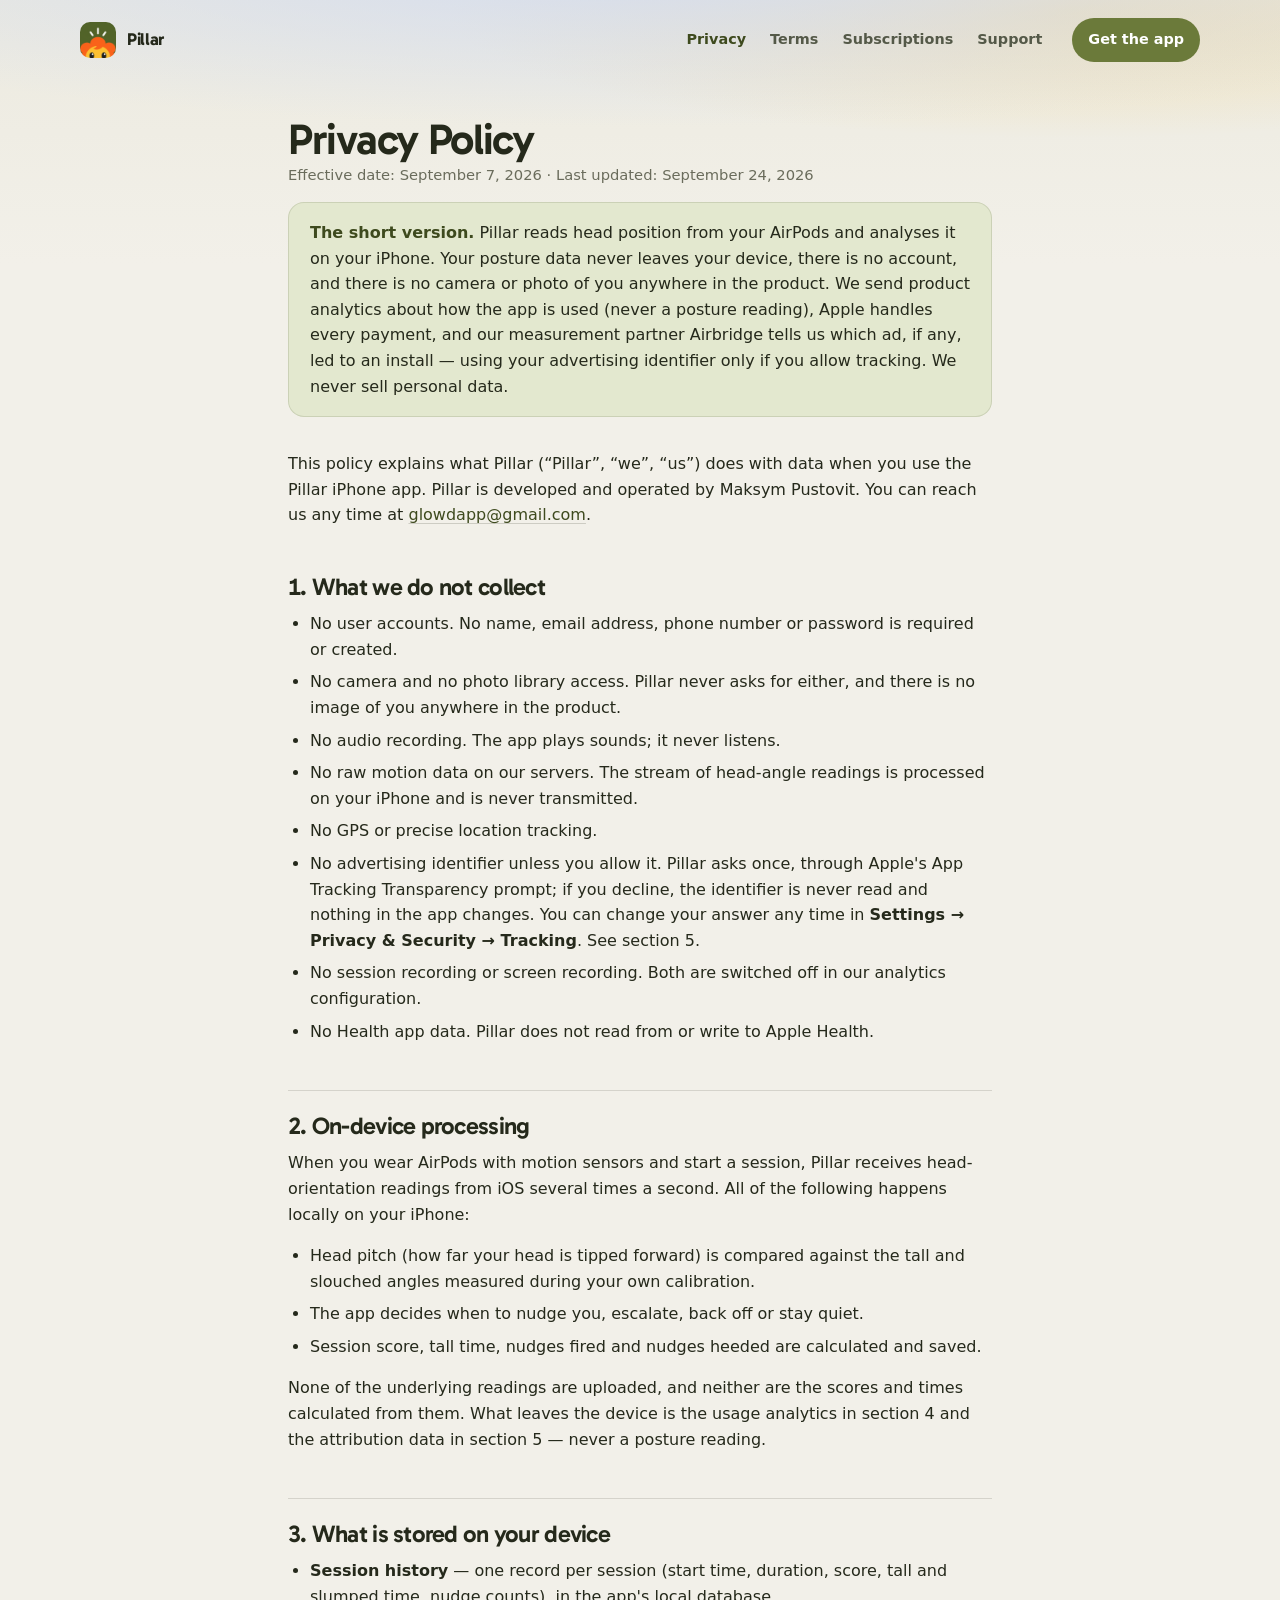
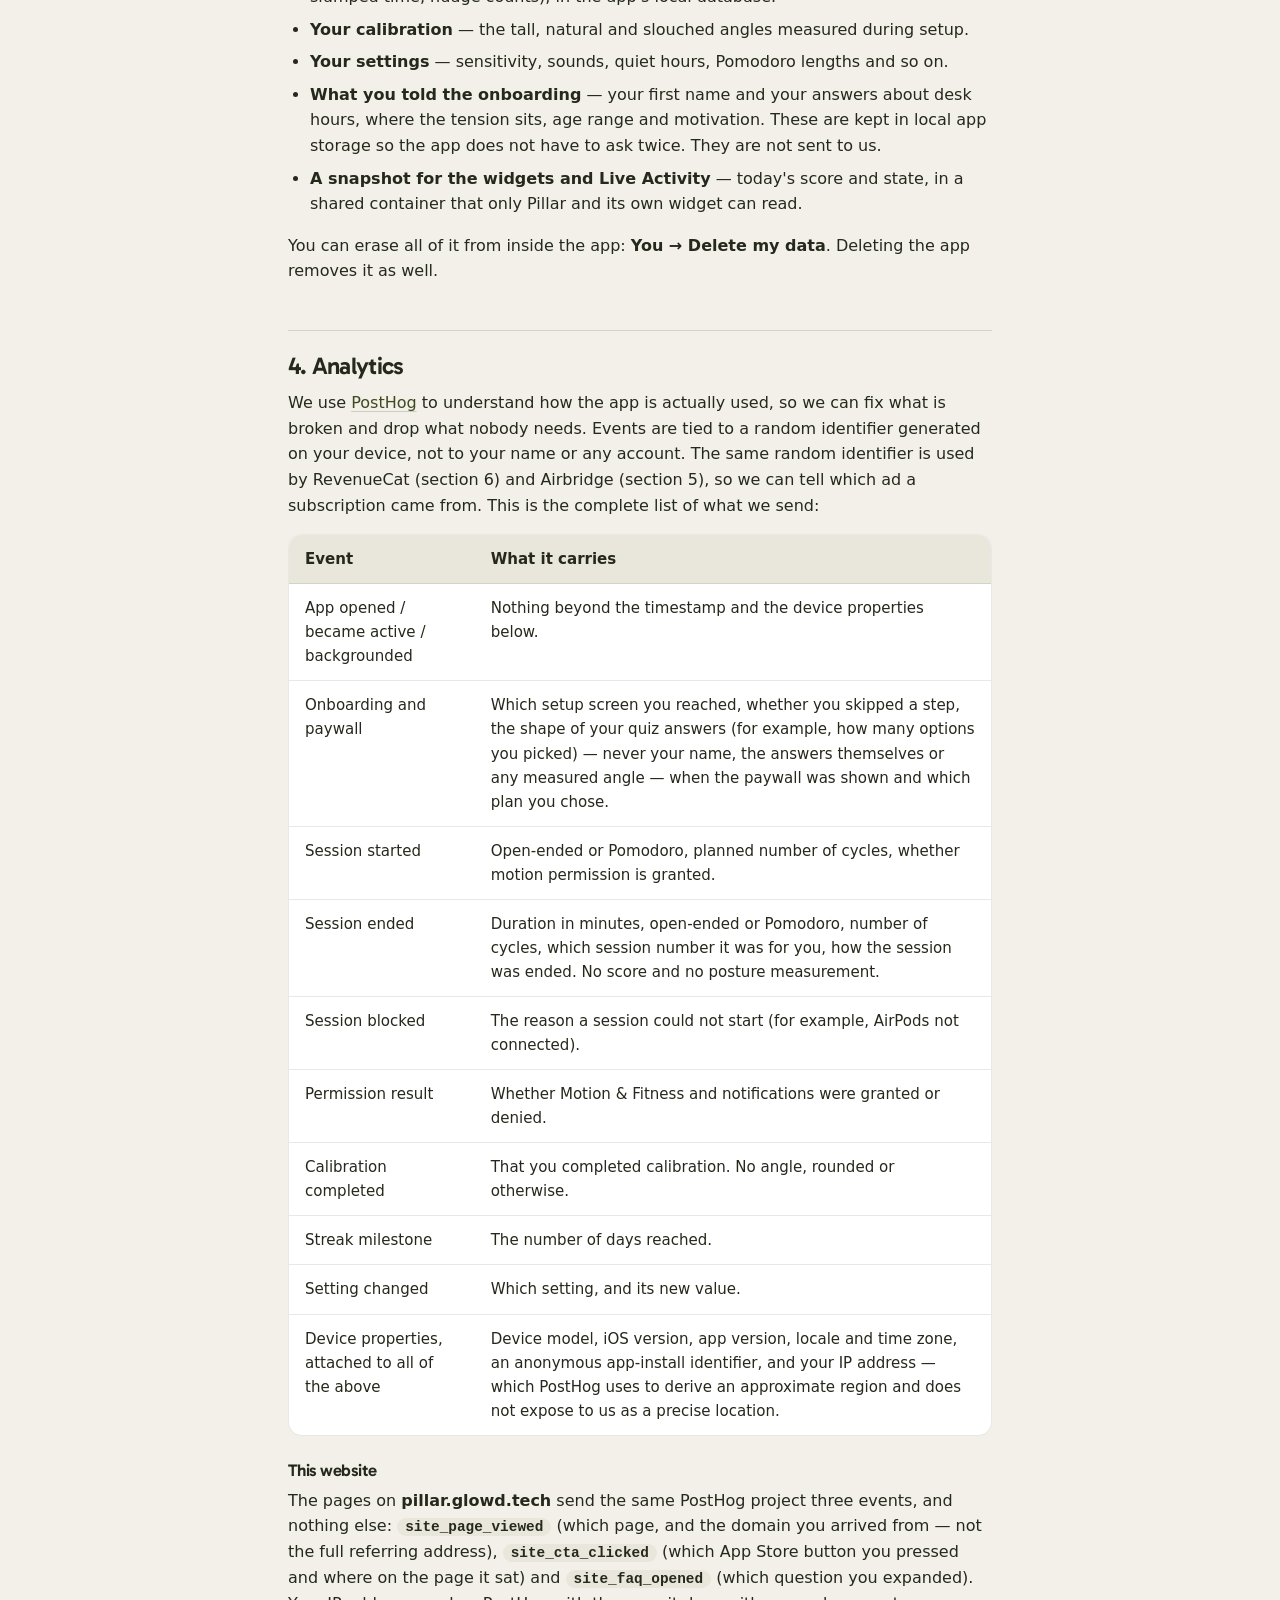
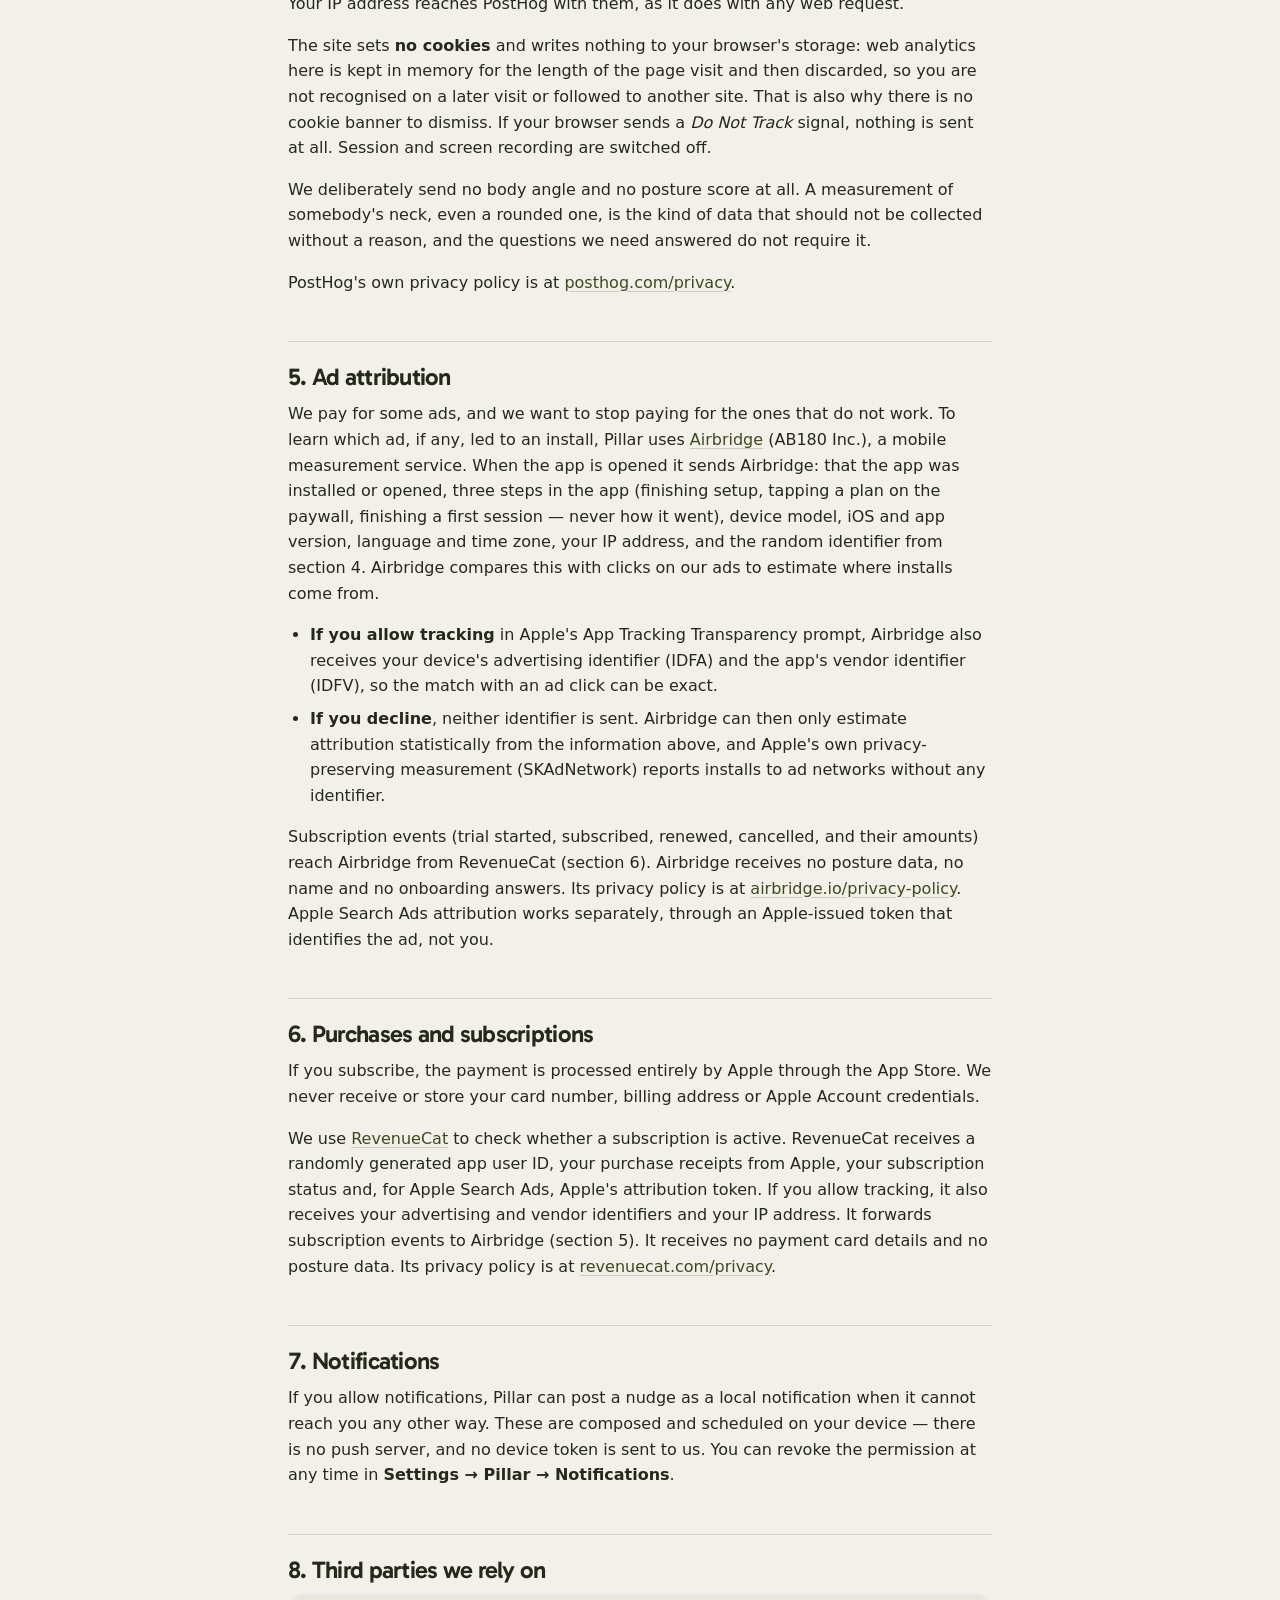
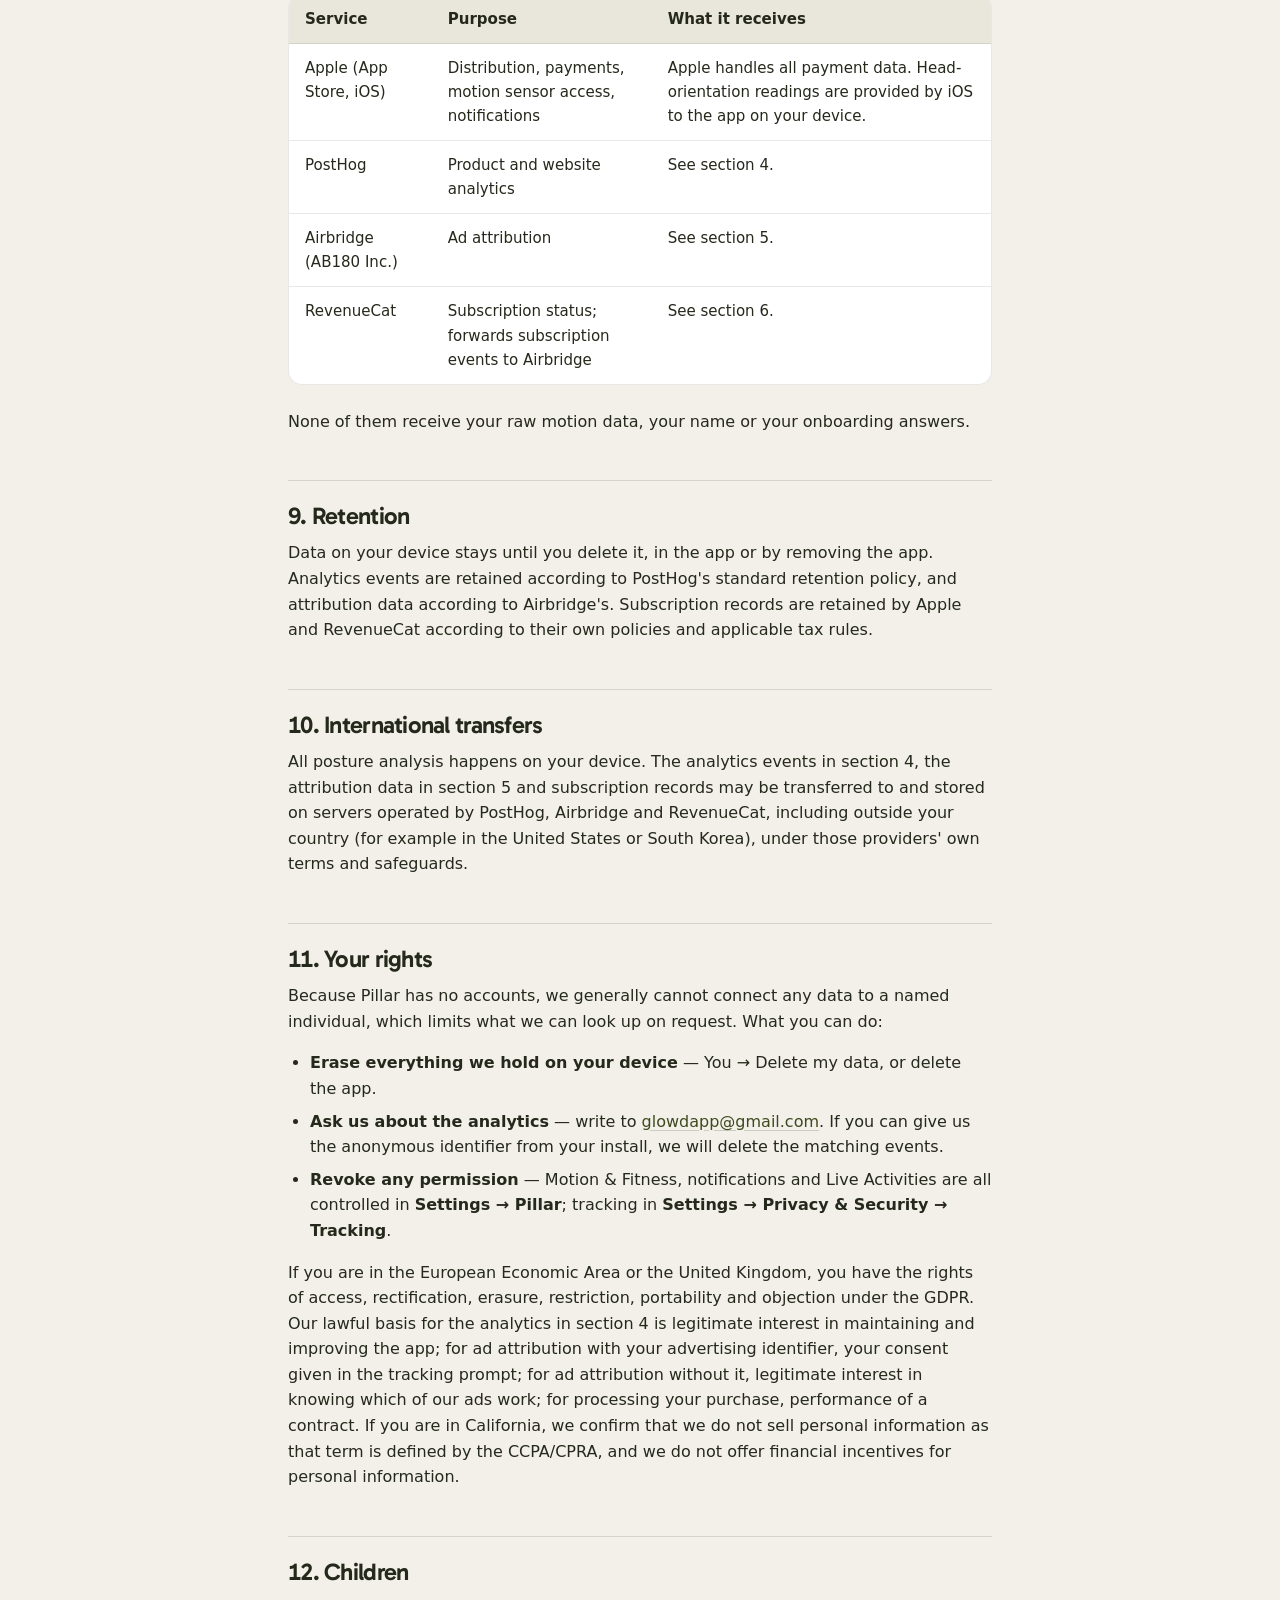
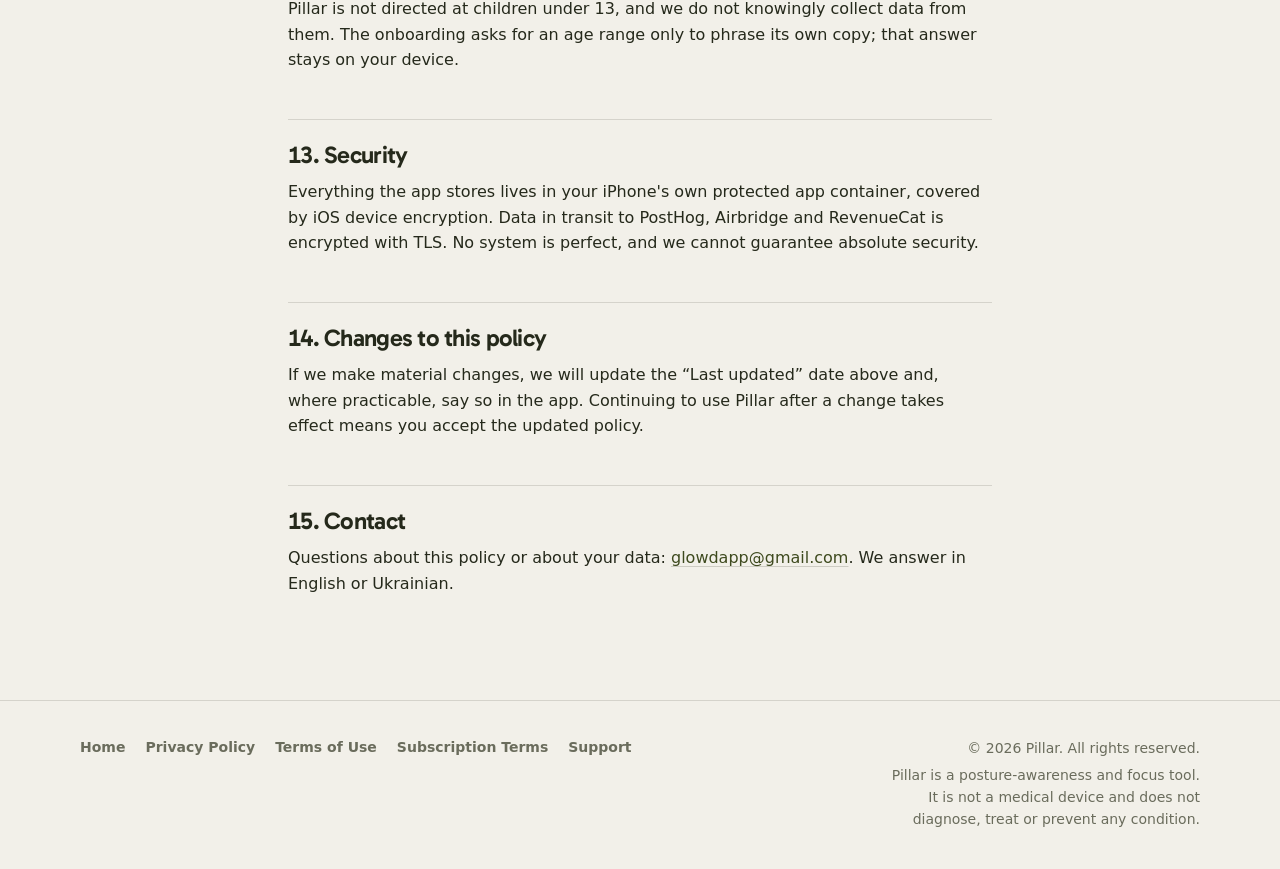
<file: privacy-policy.html>
<!DOCTYPE html>
<html lang="en">
<head>
<meta charset="utf-8">
<meta name="viewport" content="width=device-width, initial-scale=1">
<title>Privacy Policy — Pillar</title>
<meta name="description" content="How Pillar handles your data: head-position analysis stays on your iPhone, no account, no camera, and a short list of anonymous analytics events.">
<meta name="robots" content="index, follow, max-snippet:-1">
<link rel="canonical" href="https://pillar.glowd.tech/privacy-policy.html">
<meta property="og:type" content="article">
<meta property="og:site_name" content="Pillar">
<meta property="og:locale" content="en">
<meta property="og:url" content="https://pillar.glowd.tech/privacy-policy.html">
<meta property="og:title" content="Privacy Policy — Pillar">
<meta property="og:description" content="How Pillar handles your data: head-position analysis stays on your iPhone, no account, no camera, and a short list of anonymous analytics events.">
<meta property="og:image" content="https://pillar.glowd.tech/assets/app-icon.png">
<meta name="theme-color" content="#f2f0e9">
<link rel="icon" href="assets/favicon.png" type="image/png">
<link rel="apple-touch-icon" href="assets/app-icon.png">
<link rel="preconnect" href="https://fonts.googleapis.com">
<link rel="preconnect" href="https://fonts.gstatic.com" crossorigin>
<link rel="stylesheet" href="https://fonts.googleapis.com/css2?family=Gabarito:wght@500..700&display=swap">
<link rel="stylesheet" href="assets/styles.css">
</head>
<body>

<div class="wash wash--page"></div>

<header class="bar shell">
  <a class="mark" href="/"><img src="/assets/app-icon.png" alt="" width="36" height="36"><span>Pillar</span></a>
  <nav>
    <a href="/privacy-policy.html" aria-current="page">Privacy</a>
    <a href="/terms-of-use.html">Terms</a>
    <a href="/subscription-terms.html">Subscriptions</a>
    <a href="/support.html">Support</a>
    <a class="bar__cta" href="https://apps.apple.com/app/pillar-posture-reminder/id6809597345">Get the app</a>
  </nav>
</header>

<main class="shell">
<div class="prose">
  <h1>Privacy Policy</h1>
  <p class="dates">Effective date: September 7, 2026 &middot; Last updated: September 24, 2026</p>

  <div class="tldr">
    <p><strong>The short version.</strong> Pillar reads head position from your AirPods and analyses it
    on your iPhone. Your posture data never leaves your device, there is no account, and there is no
    camera or photo of you anywhere in the product. We send product analytics about how the app is
    used (never a posture reading), Apple handles every payment, and our measurement partner Airbridge
    tells us which ad, if any, led to an install &mdash; using your advertising identifier only if you
    allow tracking. We never sell personal data.</p>
  </div>

  <p>This policy explains what Pillar (&ldquo;Pillar&rdquo;, &ldquo;we&rdquo;, &ldquo;us&rdquo;) does
  with data when you use the Pillar iPhone app. Pillar is developed and operated by Maksym Pustovit.
  You can reach us any time at <a href="mailto:glowdapp@gmail.com">glowdapp@gmail.com</a>.</p>

  <h2>1. What we do not collect</h2>
  <ul>
    <li>No user accounts. No name, email address, phone number or password is required or created.</li>
    <li>No camera and no photo library access. Pillar never asks for either, and there is no image of
      you anywhere in the product.</li>
    <li>No audio recording. The app plays sounds; it never listens.</li>
    <li>No raw motion data on our servers. The stream of head-angle readings is processed on your
      iPhone and is never transmitted.</li>
    <li>No GPS or precise location tracking.</li>
    <li>No advertising identifier unless you allow it. Pillar asks once, through Apple's App Tracking
      Transparency prompt; if you decline, the identifier is never read and nothing in the app changes.
      You can change your answer any time in <strong>Settings &rarr; Privacy &amp; Security &rarr; Tracking</strong>.
      See section 5.</li>
    <li>No session recording or screen recording. Both are switched off in our analytics configuration.</li>
    <li>No Health app data. Pillar does not read from or write to Apple Health.</li>
  </ul>

  <h2>2. On-device processing</h2>
  <p>When you wear AirPods with motion sensors and start a session, Pillar receives head-orientation
  readings from iOS several times a second. All of the following happens locally on your iPhone:</p>
  <ul>
    <li>Head pitch (how far your head is tipped forward) is compared against the tall and slouched
      angles measured during your own calibration.</li>
    <li>The app decides when to nudge you, escalate, back off or stay quiet.</li>
    <li>Session score, tall time, nudges fired and nudges heeded are calculated and saved.</li>
  </ul>
  <p>None of the underlying readings are uploaded, and neither are the scores and times calculated from
  them. What leaves the device is the usage analytics in section 4 and the attribution data in
  section 5 &mdash; never a posture reading.</p>

  <h2>3. What is stored on your device</h2>
  <ul>
    <li><strong>Session history</strong> — one record per session (start time, duration, score, tall
      and slumped time, nudge counts), in the app's local database.</li>
    <li><strong>Your calibration</strong> — the tall, natural and slouched angles measured during setup.</li>
    <li><strong>Your settings</strong> — sensitivity, sounds, quiet hours, Pomodoro lengths and so on.</li>
    <li><strong>What you told the onboarding</strong> — your first name and your answers about desk
      hours, where the tension sits, age range and motivation. These are kept in local app storage so
      the app does not have to ask twice. They are not sent to us.</li>
    <li><strong>A snapshot for the widgets and Live Activity</strong> — today's score and state, in a
      shared container that only Pillar and its own widget can read.</li>
  </ul>
  <p>You can erase all of it from inside the app: <strong>You &rarr; Delete my data</strong>. Deleting the
  app removes it as well.</p>

  <h2>4. Analytics</h2>
  <p>We use <a href="https://posthog.com" rel="noopener">PostHog</a> to understand how the app is
  actually used, so we can fix what is broken and drop what nobody needs. Events are tied to a random
  identifier generated on your device, not to your name or any account. The same random identifier is
  used by RevenueCat (section 6) and Airbridge (section 5), so we can tell which ad a subscription came
  from. This is the complete list of what we send:</p>

  <div class="table-scroll">
    <table>
      <thead><tr><th>Event</th><th>What it carries</th></tr></thead>
      <tbody>
        <tr><td>App opened / became active / backgrounded</td><td>Nothing beyond the timestamp and the device properties below.</td></tr>
        <tr><td>Onboarding and paywall</td><td>Which setup screen you reached, whether you skipped a step, the shape of your quiz answers (for example, how many options you picked) &mdash; never your name, the answers themselves or any measured angle &mdash; when the paywall was shown and which plan you chose.</td></tr>
        <tr><td>Session started</td><td>Open-ended or Pomodoro, planned number of cycles, whether motion permission is granted.</td></tr>
        <tr><td>Session ended</td><td>Duration in minutes, open-ended or Pomodoro, number of cycles, which session number it was for you, how the session was ended. No score and no posture measurement.</td></tr>
        <tr><td>Session blocked</td><td>The reason a session could not start (for example, AirPods not connected).</td></tr>
        <tr><td>Permission result</td><td>Whether Motion &amp; Fitness and notifications were granted or denied.</td></tr>
        <tr><td>Calibration completed</td><td>That you completed calibration. No angle, rounded or otherwise.</td></tr>
        <tr><td>Streak milestone</td><td>The number of days reached.</td></tr>
        <tr><td>Setting changed</td><td>Which setting, and its new value.</td></tr>
        <tr><td>Device properties, attached to all of the above</td><td>Device model, iOS version, app version, locale and time zone, an anonymous app-install identifier, and your IP address — which PostHog uses to derive an approximate region and does not expose to us as a precise location.</td></tr>
      </tbody>
    </table>
  </div>

  <h3>This website</h3>
  <p>The pages on <strong>pillar.glowd.tech</strong> send the same PostHog project three events, and
  nothing else: <code>site_page_viewed</code> (which page, and the domain you arrived from &mdash; not
  the full referring address), <code>site_cta_clicked</code> (which App&nbsp;Store button you pressed and
  where on the page it sat) and <code>site_faq_opened</code> (which question you expanded). Your IP
  address reaches PostHog with them, as it does with any web request.</p>
  <p>The site sets <strong>no cookies</strong> and writes nothing to your browser's storage: web
  analytics here is kept in memory for the length of the page visit and then discarded, so you are not
  recognised on a later visit or followed to another site. That is also why there is no cookie banner to
  dismiss. If your browser sends a <em>Do Not Track</em> signal, nothing is sent at all. Session and
  screen recording are switched off.</p>

  <p>We deliberately send no body angle and no posture score at all. A measurement of somebody's neck,
  even a rounded one, is the kind of data that should not be collected without a reason, and the
  questions we need answered do not require it.</p>
  <p>PostHog's own privacy policy is at <a href="https://posthog.com/privacy" rel="noopener">posthog.com/privacy</a>.</p>

  <h2>5. Ad attribution</h2>
  <p>We pay for some ads, and we want to stop paying for the ones that do not work. To learn which ad,
  if any, led to an install, Pillar uses <a href="https://www.airbridge.io" rel="noopener">Airbridge</a>
  (AB180 Inc.), a mobile measurement service. When the app is opened it sends Airbridge: that the app was
  installed or opened, three steps in the app (finishing setup, tapping a plan on the paywall, finishing
  a first session &mdash; never how it went), device model, iOS and app version, language and time zone,
  your IP address, and the random identifier from section 4. Airbridge compares this with clicks on our
  ads to estimate where installs come from.</p>
  <ul>
    <li><strong>If you allow tracking</strong> in Apple's App Tracking Transparency prompt, Airbridge also
      receives your device's advertising identifier (IDFA) and the app's vendor identifier (IDFV), so the
      match with an ad click can be exact.</li>
    <li><strong>If you decline</strong>, neither identifier is sent. Airbridge can then only estimate
      attribution statistically from the information above, and Apple's own privacy-preserving
      measurement (SKAdNetwork) reports installs to ad networks without any identifier.</li>
  </ul>
  <p>Subscription events (trial started, subscribed, renewed, cancelled, and their amounts) reach
  Airbridge from RevenueCat (section 6). Airbridge receives no posture data, no name and no onboarding
  answers. Its privacy policy is at <a href="https://www.airbridge.io/privacy-policy" rel="noopener">airbridge.io/privacy-policy</a>.
  Apple Search Ads attribution works separately, through an Apple-issued token that identifies the ad,
  not you.</p>

  <h2>6. Purchases and subscriptions</h2>
  <p>If you subscribe, the payment is processed entirely by Apple through the App Store. We never
  receive or store your card number, billing address or Apple Account credentials.</p>
  <p>We use <a href="https://www.revenuecat.com" rel="noopener">RevenueCat</a> to check whether a
  subscription is active. RevenueCat receives a randomly generated app user ID, your purchase receipts
  from Apple, your subscription status and, for Apple Search Ads, Apple's attribution token. If you
  allow tracking, it also receives your advertising and vendor identifiers and your IP address. It
  forwards subscription events to Airbridge (section 5). It receives no payment card details and no
  posture data. Its privacy policy is at <a href="https://www.revenuecat.com/privacy" rel="noopener">revenuecat.com/privacy</a>.</p>

  <h2>7. Notifications</h2>
  <p>If you allow notifications, Pillar can post a nudge as a local notification when it cannot reach
  you any other way. These are composed and scheduled on your device — there is no push server, and no
  device token is sent to us. You can revoke the permission at any time in
  <strong>Settings &rarr; Pillar &rarr; Notifications</strong>.</p>

  <h2>8. Third parties we rely on</h2>
  <div class="table-scroll">
    <table>
      <thead><tr><th>Service</th><th>Purpose</th><th>What it receives</th></tr></thead>
      <tbody>
        <tr><td>Apple (App Store, iOS)</td><td>Distribution, payments, motion sensor access, notifications</td><td>Apple handles all payment data. Head-orientation readings are provided by iOS to the app on your device.</td></tr>
        <tr><td>PostHog</td><td>Product and website analytics</td><td>See section 4.</td></tr>
        <tr><td>Airbridge (AB180 Inc.)</td><td>Ad attribution</td><td>See section 5.</td></tr>
        <tr><td>RevenueCat</td><td>Subscription status; forwards subscription events to Airbridge</td><td>See section 6.</td></tr>
      </tbody>
    </table>
  </div>
  <p>None of them receive your raw motion data, your name or your onboarding answers.</p>

  <h2>9. Retention</h2>
  <p>Data on your device stays until you delete it, in the app or by removing the app. Analytics events
  are retained according to PostHog's standard retention policy, and attribution data according to
  Airbridge's. Subscription records are retained by Apple and RevenueCat according to their own policies
  and applicable tax rules.</p>

  <h2>10. International transfers</h2>
  <p>All posture analysis happens on your device. The analytics events in section 4, the attribution
  data in section 5 and subscription records may be transferred to and stored on servers operated by
  PostHog, Airbridge and RevenueCat, including outside your country (for example in the United States
  or South Korea), under those providers' own terms and safeguards.</p>

  <h2>11. Your rights</h2>
  <p>Because Pillar has no accounts, we generally cannot connect any data to a named individual, which
  limits what we can look up on request. What you can do:</p>
  <ul>
    <li><strong>Erase everything we hold on your device</strong> — You &rarr; Delete my data, or delete the app.</li>
    <li><strong>Ask us about the analytics</strong> — write to
      <a href="mailto:glowdapp@gmail.com">glowdapp@gmail.com</a>. If you can give us the anonymous
      identifier from your install, we will delete the matching events.</li>
    <li><strong>Revoke any permission</strong> — Motion &amp; Fitness, notifications and Live Activities
      are all controlled in <strong>Settings &rarr; Pillar</strong>; tracking in
      <strong>Settings &rarr; Privacy &amp; Security &rarr; Tracking</strong>.</li>
  </ul>
  <p>If you are in the European Economic Area or the United Kingdom, you have the rights of access,
  rectification, erasure, restriction, portability and objection under the GDPR. Our lawful basis for
  the analytics in section 4 is legitimate interest in maintaining and improving the app; for ad
  attribution with your advertising identifier, your consent given in the tracking prompt; for ad
  attribution without it, legitimate interest in knowing which of our ads work; for processing your
  purchase, performance of a contract. If you are in California, we confirm that we do not sell
  personal information as that term is defined by the CCPA/CPRA, and we do not offer financial
  incentives for personal information.</p>

  <h2>12. Children</h2>
  <p>Pillar is not directed at children under 13, and we do not knowingly collect data from them. The
  onboarding asks for an age range only to phrase its own copy; that answer stays on your device.</p>

  <h2>13. Security</h2>
  <p>Everything the app stores lives in your iPhone's own protected app container, covered by iOS
  device encryption. Data in transit to PostHog, Airbridge and RevenueCat is encrypted with TLS. No system is
  perfect, and we cannot guarantee absolute security.</p>

  <h2>14. Changes to this policy</h2>
  <p>If we make material changes, we will update the &ldquo;Last updated&rdquo; date above and, where
  practicable, say so in the app. Continuing to use Pillar after a change takes effect means you
  accept the updated policy.</p>

  <h2>15. Contact</h2>
  <p>Questions about this policy or about your data:
  <a href="mailto:glowdapp@gmail.com">glowdapp@gmail.com</a>. We answer in English or Ukrainian.</p>
</div>
</main>

<footer class="site-footer">
  <div class="shell foot">
    <nav>
      <a href="/">Home</a>
      <a href="/privacy-policy.html">Privacy Policy</a>
      <a href="/terms-of-use.html">Terms of Use</a>
      <a href="/subscription-terms.html">Subscription Terms</a>
      <a href="/support.html">Support</a>
    </nav>
    <div class="foot__meta">
      <p>&copy; 2026 Pillar. All rights reserved.</p>
      <p>Pillar is a posture-awareness and focus tool. It is not a medical device and does not
      diagnose, treat or prevent any condition.</p>
    </div>
  </div>
</footer>

<script src="/assets/pillar.js" defer></script>
</body>
</html>
</file>
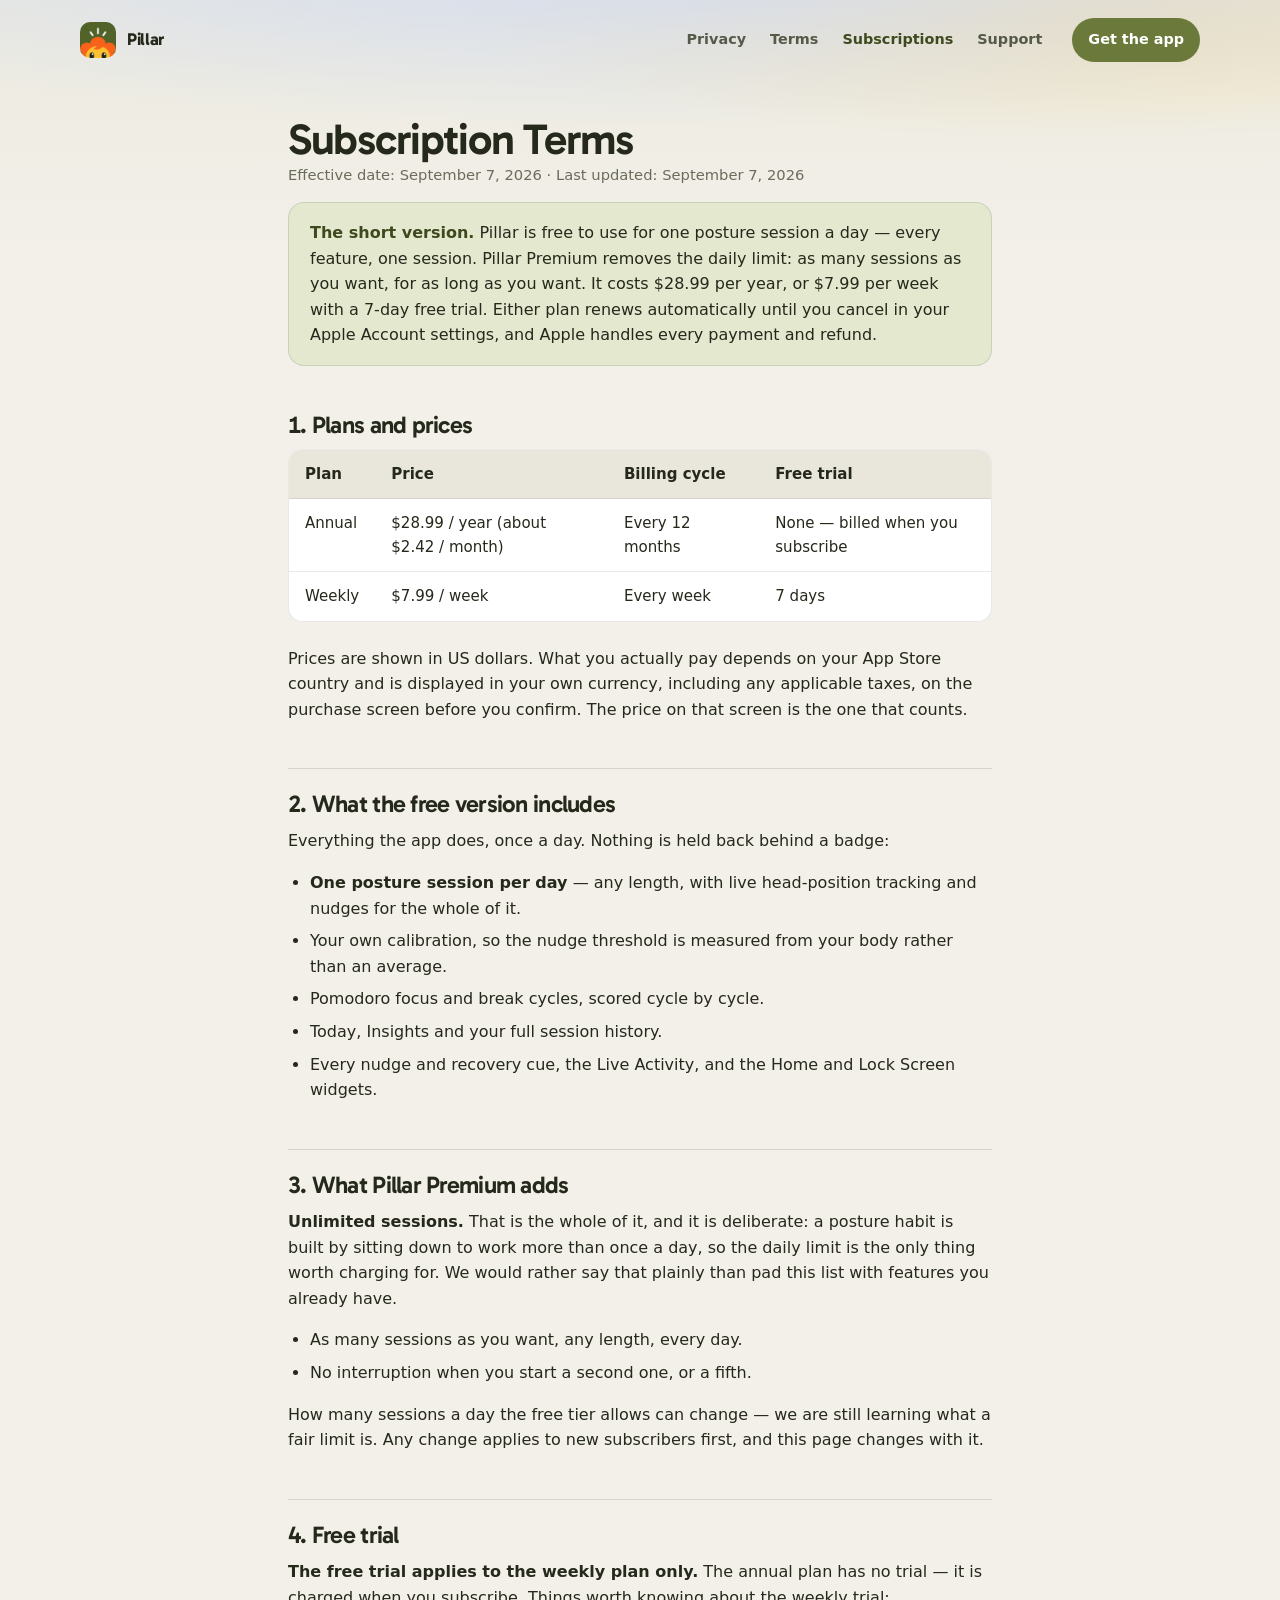
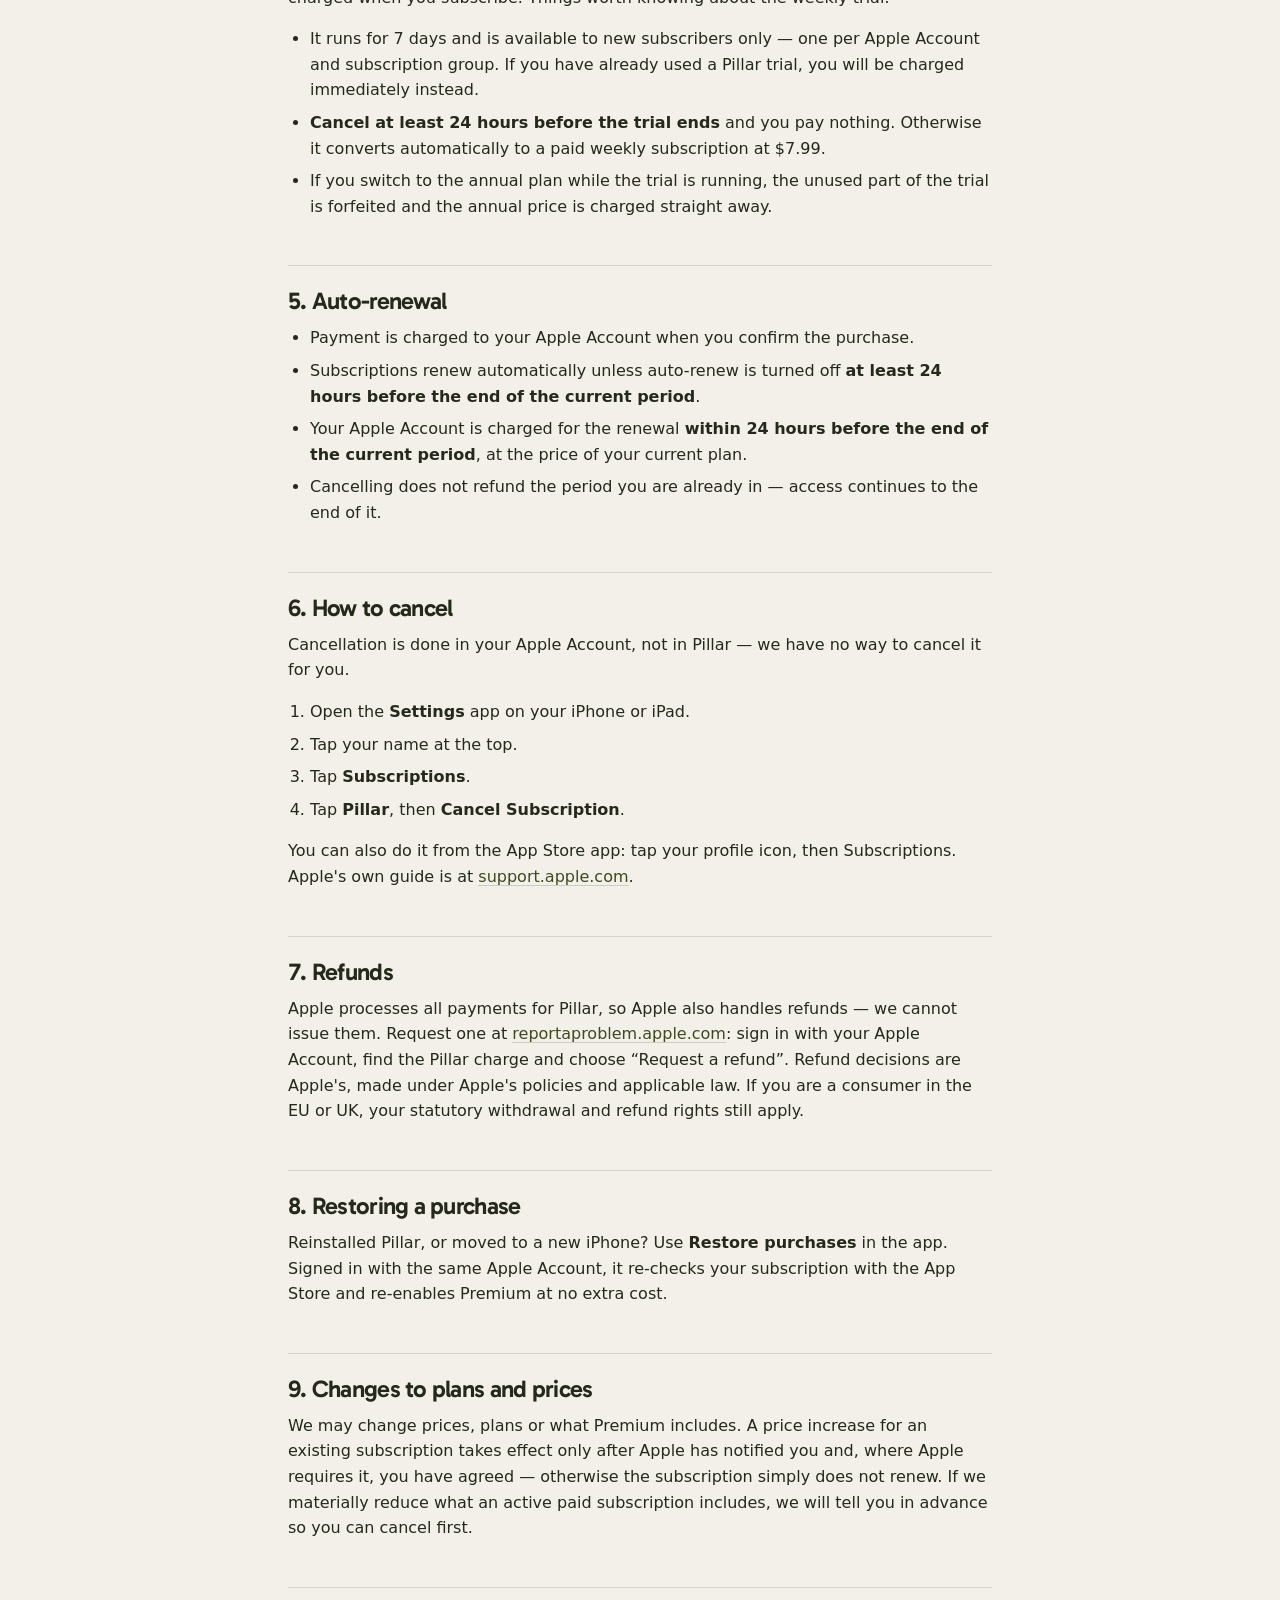
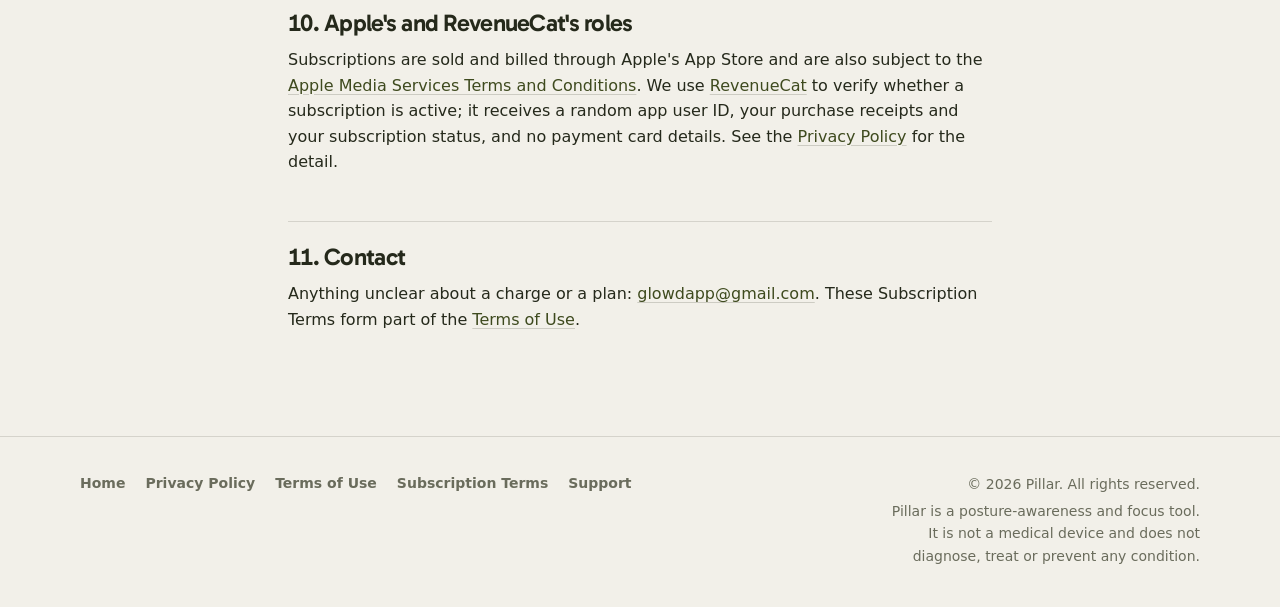
<file: subscription-terms.html>
<!DOCTYPE html>
<html lang="en">
<head>
<meta charset="utf-8">
<meta name="viewport" content="width=device-width, initial-scale=1">
<title>Subscription Terms — Pillar</title>
<meta name="description" content="Pillar subscription plans and prices, what the free tier includes, the 7-day free trial, auto-renewal, how to cancel, refunds and restoring purchases.">
<meta name="robots" content="index, follow, max-snippet:-1">
<link rel="canonical" href="https://pillar.glowd.tech/subscription-terms.html">
<meta property="og:type" content="article">
<meta property="og:site_name" content="Pillar">
<meta property="og:locale" content="en">
<meta property="og:url" content="https://pillar.glowd.tech/subscription-terms.html">
<meta property="og:title" content="Subscription Terms — Pillar">
<meta property="og:description" content="Pillar subscription plans and prices, what the free tier includes, the 7-day free trial, auto-renewal, how to cancel, refunds and restoring purchases.">
<meta property="og:image" content="https://pillar.glowd.tech/assets/app-icon.png">
<meta name="theme-color" content="#f2f0e9">
<link rel="icon" href="assets/favicon.png" type="image/png">
<link rel="apple-touch-icon" href="assets/app-icon.png">
<link rel="preconnect" href="https://fonts.googleapis.com">
<link rel="preconnect" href="https://fonts.gstatic.com" crossorigin>
<link rel="stylesheet" href="https://fonts.googleapis.com/css2?family=Gabarito:wght@500..700&display=swap">
<link rel="stylesheet" href="assets/styles.css">
</head>
<body>

<div class="wash wash--page"></div>

<header class="bar shell">
  <a class="mark" href="/"><img src="/assets/app-icon.png" alt="" width="36" height="36"><span>Pillar</span></a>
  <nav>
    <a href="/privacy-policy.html">Privacy</a>
    <a href="/terms-of-use.html">Terms</a>
    <a href="/subscription-terms.html" aria-current="page">Subscriptions</a>
    <a href="/support.html">Support</a>
    <a class="bar__cta" href="https://apps.apple.com/app/pillar-posture-reminder/id6809597345">Get the app</a>
  </nav>
</header>

<main class="shell">
<div class="prose">
  <h1>Subscription Terms</h1>
  <p class="dates">Effective date: September 7, 2026 &middot; Last updated: September 7, 2026</p>

  <div class="tldr">
    <p><strong>The short version.</strong> Pillar is free to use for one posture session a day &mdash;
    every feature, one session. Pillar Premium removes the daily limit: as many sessions as you want,
    for as long as you want. It costs $28.99 per year, or $7.99 per week with a 7-day free trial. Either
    plan renews automatically until you cancel in your Apple Account settings, and Apple handles every
    payment and refund.</p>
  </div>

  <h2>1. Plans and prices</h2>
  <div class="table-scroll">
    <table>
      <thead><tr><th>Plan</th><th>Price</th><th>Billing cycle</th><th>Free trial</th></tr></thead>
      <tbody>
        <tr><td>Annual</td><td>$28.99 / year (about $2.42 / month)</td><td>Every 12 months</td><td>None &mdash; billed when you subscribe</td></tr>
        <tr><td>Weekly</td><td>$7.99 / week</td><td>Every week</td><td>7 days</td></tr>
      </tbody>
    </table>
  </div>
  <p>Prices are shown in US dollars. What you actually pay depends on your App Store country and is
  displayed in your own currency, including any applicable taxes, on the purchase screen before you
  confirm. The price on that screen is the one that counts.</p>

  <h2>2. What the free version includes</h2>
  <p>Everything the app does, once a day. Nothing is held back behind a badge:</p>
  <ul>
    <li><strong>One posture session per day</strong> — any length, with live head-position tracking and
      nudges for the whole of it.</li>
    <li>Your own calibration, so the nudge threshold is measured from your body rather than an average.</li>
    <li>Pomodoro focus and break cycles, scored cycle by cycle.</li>
    <li>Today, Insights and your full session history.</li>
    <li>Every nudge and recovery cue, the Live Activity, and the Home and Lock Screen widgets.</li>
  </ul>

  <h2>3. What Pillar Premium adds</h2>
  <p><strong>Unlimited sessions.</strong> That is the whole of it, and it is deliberate: a posture habit
  is built by sitting down to work more than once a day, so the daily limit is the only thing worth
  charging for. We would rather say that plainly than pad this list with features you already have.</p>
  <ul>
    <li>As many sessions as you want, any length, every day.</li>
    <li>No interruption when you start a second one, or a fifth.</li>
  </ul>
  <p>How many sessions a day the free tier allows can change — we are still learning what a fair limit
  is. Any change applies to new subscribers first, and this page changes with it.</p>

  <h2>4. Free trial</h2>
  <p><strong>The free trial applies to the weekly plan only.</strong> The annual plan has no trial — it
  is charged when you subscribe. Things worth knowing about the weekly trial:</p>
  <ul>
    <li>It runs for 7 days and is available to new subscribers only — one per Apple Account and
      subscription group. If you have already used a Pillar trial, you will be charged immediately
      instead.</li>
    <li><strong>Cancel at least 24 hours before the trial ends</strong> and you pay nothing. Otherwise it
      converts automatically to a paid weekly subscription at $7.99.</li>
    <li>If you switch to the annual plan while the trial is running, the unused part of the trial is
      forfeited and the annual price is charged straight away.</li>
  </ul>

  <h2>5. Auto-renewal</h2>
  <ul>
    <li>Payment is charged to your Apple Account when you confirm the purchase.</li>
    <li>Subscriptions renew automatically unless auto-renew is turned off <strong>at least 24 hours
      before the end of the current period</strong>.</li>
    <li>Your Apple Account is charged for the renewal <strong>within 24 hours before the end of the
      current period</strong>, at the price of your current plan.</li>
    <li>Cancelling does not refund the period you are already in — access continues to the end of it.</li>
  </ul>

  <h2>6. How to cancel</h2>
  <p>Cancellation is done in your Apple Account, not in Pillar — we have no way to cancel it for you.</p>
  <ol>
    <li>Open the <strong>Settings</strong> app on your iPhone or iPad.</li>
    <li>Tap your name at the top.</li>
    <li>Tap <strong>Subscriptions</strong>.</li>
    <li>Tap <strong>Pillar</strong>, then <strong>Cancel Subscription</strong>.</li>
  </ol>
  <p>You can also do it from the App Store app: tap your profile icon, then Subscriptions. Apple's own
  guide is at <a href="https://support.apple.com/en-us/HT202039" rel="noopener">support.apple.com</a>.</p>

  <h2>7. Refunds</h2>
  <p>Apple processes all payments for Pillar, so Apple also handles refunds — we cannot issue them.
  Request one at <a href="https://reportaproblem.apple.com" rel="noopener">reportaproblem.apple.com</a>:
  sign in with your Apple Account, find the Pillar charge and choose &ldquo;Request a refund&rdquo;.
  Refund decisions are Apple's, made under Apple's policies and applicable law. If you are a consumer
  in the EU or UK, your statutory withdrawal and refund rights still apply.</p>

  <h2>8. Restoring a purchase</h2>
  <p>Reinstalled Pillar, or moved to a new iPhone? Use <strong>Restore purchases</strong> in the app.
  Signed in with the same Apple Account, it re-checks your subscription with the App Store and re-enables
  Premium at no extra cost.</p>

  <h2>9. Changes to plans and prices</h2>
  <p>We may change prices, plans or what Premium includes. A price increase for an existing subscription
  takes effect only after Apple has notified you and, where Apple requires it, you have agreed — otherwise
  the subscription simply does not renew. If we materially reduce what an active paid subscription
  includes, we will tell you in advance so you can cancel first.</p>

  <h2>10. Apple's and RevenueCat's roles</h2>
  <p>Subscriptions are sold and billed through Apple's App Store and are also subject to the
  <a href="https://www.apple.com/legal/internet-services/itunes/" rel="noopener">Apple Media Services
  Terms and Conditions</a>. We use <a href="https://www.revenuecat.com" rel="noopener">RevenueCat</a> to
  verify whether a subscription is active; it receives a random app user ID, your purchase receipts
  and your subscription status, and no payment card details. See the
  <a href="/privacy-policy.html">Privacy Policy</a> for the detail.</p>

  <h2>11. Contact</h2>
  <p>Anything unclear about a charge or a plan:
  <a href="mailto:glowdapp@gmail.com">glowdapp@gmail.com</a>. These Subscription Terms form part of the
  <a href="/terms-of-use.html">Terms of Use</a>.</p>
</div>
</main>

<footer class="site-footer">
  <div class="shell foot">
    <nav>
      <a href="/">Home</a>
      <a href="/privacy-policy.html">Privacy Policy</a>
      <a href="/terms-of-use.html">Terms of Use</a>
      <a href="/subscription-terms.html">Subscription Terms</a>
      <a href="/support.html">Support</a>
    </nav>
    <div class="foot__meta">
      <p>&copy; 2026 Pillar. All rights reserved.</p>
      <p>Pillar is a posture-awareness and focus tool. It is not a medical device and does not
      diagnose, treat or prevent any condition.</p>
    </div>
  </div>
</footer>

<script src="/assets/pillar.js" defer></script>
</body>
</html>
</file>
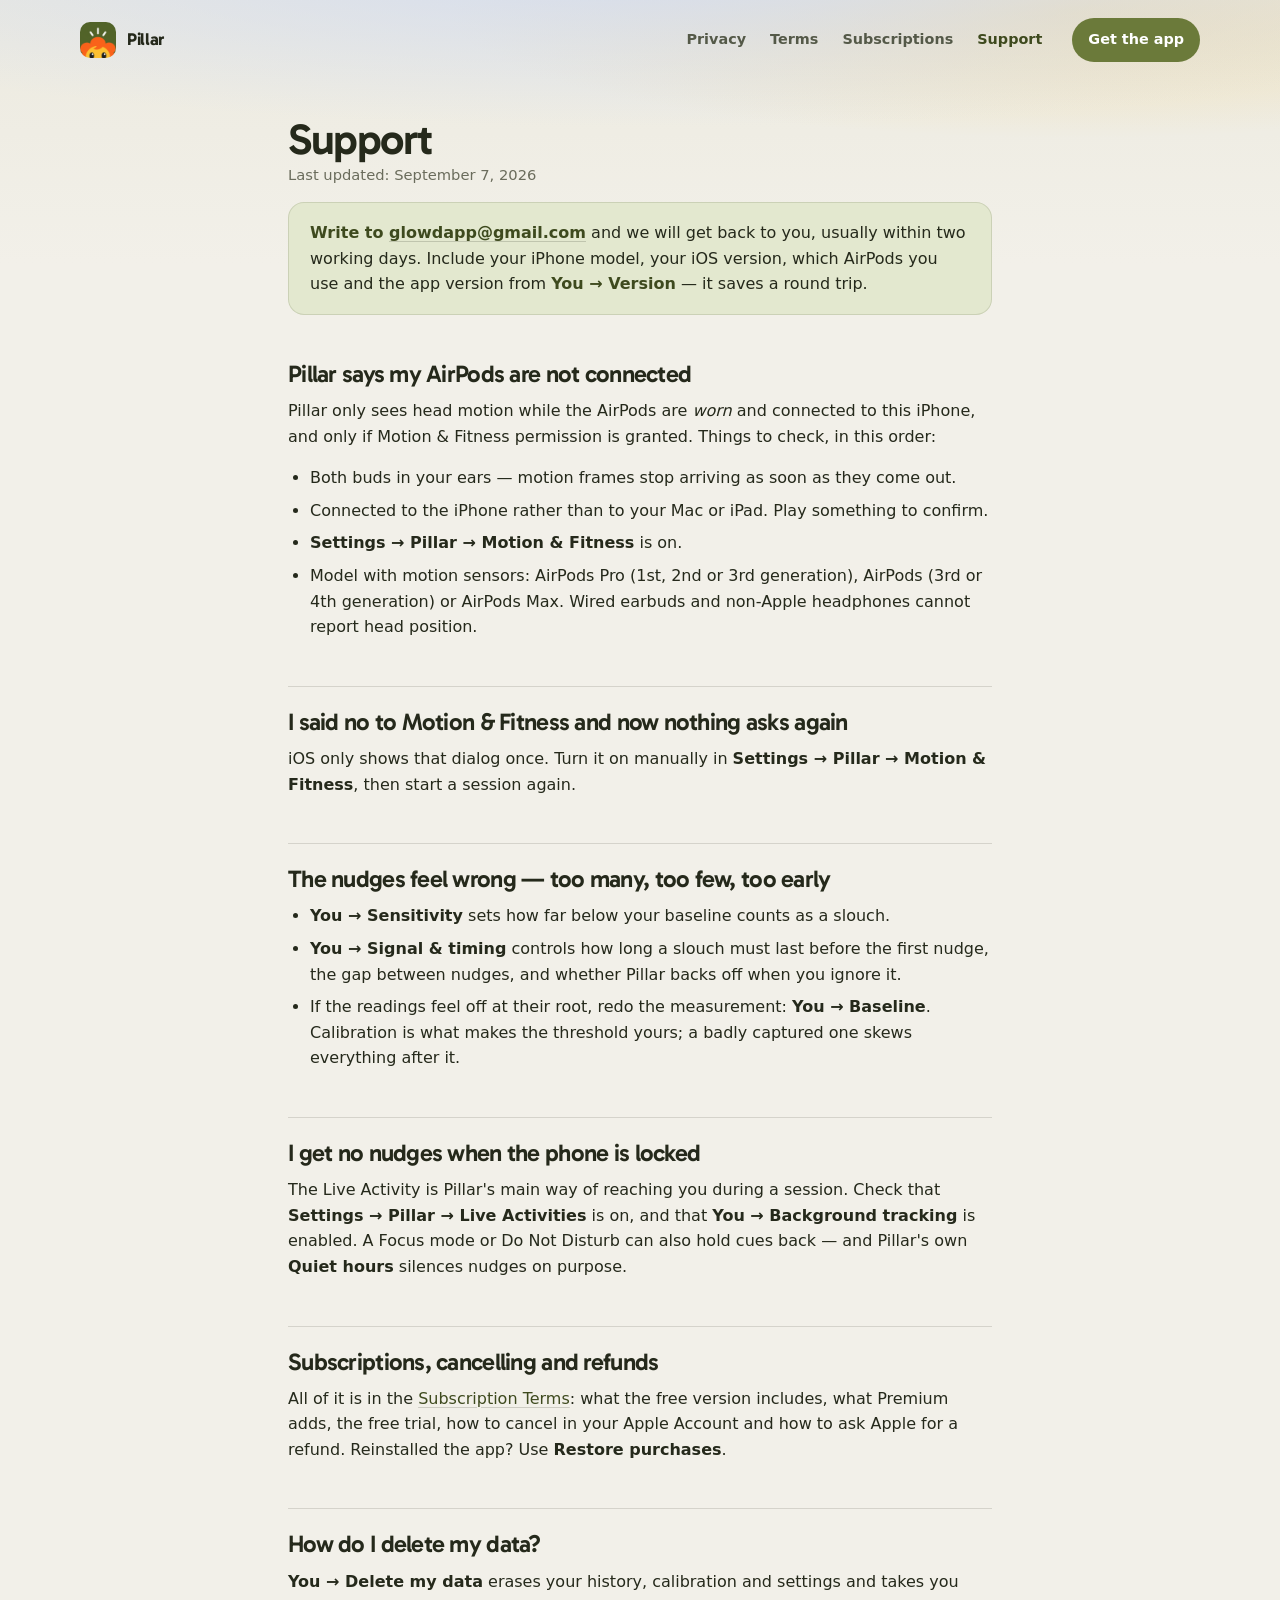
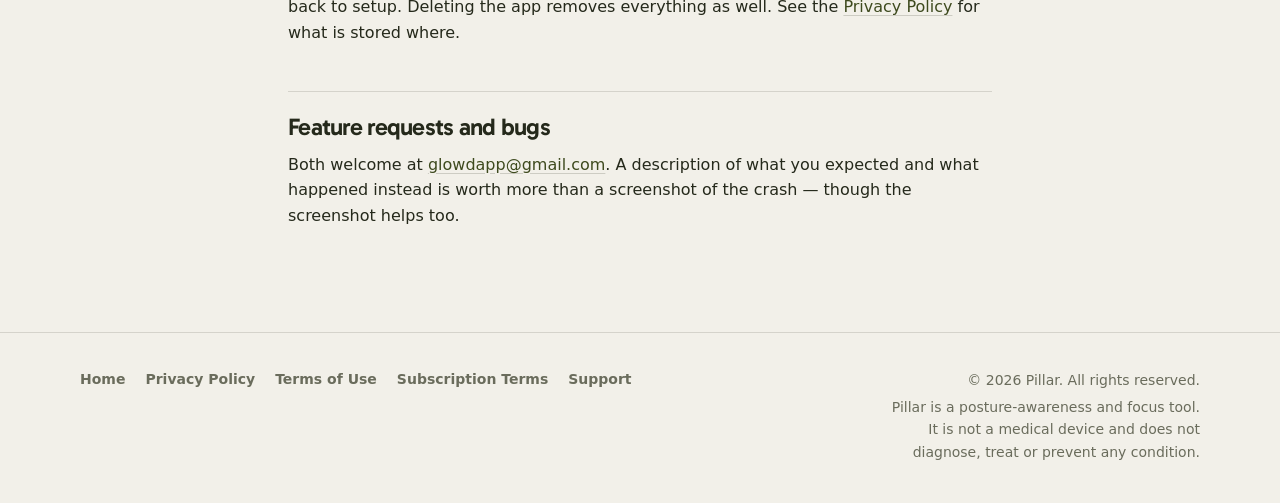
<file: support.html>
<!DOCTYPE html>
<html lang="en">
<head>
<meta charset="utf-8">
<meta name="viewport" content="width=device-width, initial-scale=1">
<title>Support — Pillar</title>
<meta name="description" content="Get help with Pillar: contact, common fixes for AirPods tracking, calibration, nudges, notifications and subscriptions.">
<meta name="robots" content="index, follow, max-snippet:-1">
<link rel="canonical" href="https://pillar.glowd.tech/support.html">
<meta property="og:type" content="article">
<meta property="og:site_name" content="Pillar">
<meta property="og:locale" content="en">
<meta property="og:url" content="https://pillar.glowd.tech/support.html">
<meta property="og:title" content="Support — Pillar">
<meta property="og:description" content="Get help with Pillar: contact, common fixes for AirPods tracking, calibration, nudges, notifications and subscriptions.">
<meta property="og:image" content="https://pillar.glowd.tech/assets/app-icon.png">
<meta name="theme-color" content="#f2f0e9">
<link rel="icon" href="assets/favicon.png" type="image/png">
<link rel="apple-touch-icon" href="assets/app-icon.png">
<link rel="preconnect" href="https://fonts.googleapis.com">
<link rel="preconnect" href="https://fonts.gstatic.com" crossorigin>
<link rel="stylesheet" href="https://fonts.googleapis.com/css2?family=Gabarito:wght@500..700&display=swap">
<link rel="stylesheet" href="assets/styles.css">
</head>
<body>

<div class="wash wash--page"></div>

<header class="bar shell">
  <a class="mark" href="/"><img src="/assets/app-icon.png" alt="" width="36" height="36"><span>Pillar</span></a>
  <nav>
    <a href="/privacy-policy.html">Privacy</a>
    <a href="/terms-of-use.html">Terms</a>
    <a href="/subscription-terms.html">Subscriptions</a>
    <a href="/support.html" aria-current="page">Support</a>
    <a class="bar__cta" href="https://apps.apple.com/app/pillar-posture-reminder/id6809597345">Get the app</a>
  </nav>
</header>

<main class="shell">
<div class="prose">
  <h1>Support</h1>
  <p class="dates">Last updated: September 7, 2026</p>

  <div class="tldr">
    <p><strong>Write to <a href="mailto:glowdapp@gmail.com">glowdapp@gmail.com</a></strong> and we will
    get back to you, usually within two working days. Include your iPhone model, your iOS version, which
    AirPods you use and the app version from <strong>You &rarr; Version</strong> — it saves a round trip.</p>
  </div>

  <h2>Pillar says my AirPods are not connected</h2>
  <p>Pillar only sees head motion while the AirPods are <em>worn</em> and connected to this iPhone, and
  only if Motion &amp; Fitness permission is granted. Things to check, in this order:</p>
  <ul>
    <li>Both buds in your ears — motion frames stop arriving as soon as they come out.</li>
    <li>Connected to the iPhone rather than to your Mac or iPad. Play something to confirm.</li>
    <li><strong>Settings &rarr; Pillar &rarr; Motion &amp; Fitness</strong> is on.</li>
    <li>Model with motion sensors: AirPods Pro (1st, 2nd or 3rd generation), AirPods (3rd or 4th generation) or
      AirPods Max. Wired earbuds and non-Apple headphones cannot report head position.</li>
  </ul>

  <h2>I said no to Motion &amp; Fitness and now nothing asks again</h2>
  <p>iOS only shows that dialog once. Turn it on manually in
  <strong>Settings &rarr; Pillar &rarr; Motion &amp; Fitness</strong>, then start a session again.</p>

  <h2>The nudges feel wrong — too many, too few, too early</h2>
  <ul>
    <li><strong>You &rarr; Sensitivity</strong> sets how far below your baseline counts as a slouch.</li>
    <li><strong>You &rarr; Signal &amp; timing</strong> controls how long a slouch must last before the
      first nudge, the gap between nudges, and whether Pillar backs off when you ignore it.</li>
    <li>If the readings feel off at their root, redo the measurement: <strong>You &rarr; Baseline</strong>.
      Calibration is what makes the threshold yours; a badly captured one skews everything after it.</li>
  </ul>

  <h2>I get no nudges when the phone is locked</h2>
  <p>The Live Activity is Pillar's main way of reaching you during a session. Check that
  <strong>Settings &rarr; Pillar &rarr; Live Activities</strong> is on, and that
  <strong>You &rarr; Background tracking</strong> is enabled. A Focus mode or Do Not Disturb can also
  hold cues back — and Pillar's own <strong>Quiet hours</strong> silences nudges on purpose.</p>

  <h2>Subscriptions, cancelling and refunds</h2>
  <p>All of it is in the <a href="/subscription-terms.html">Subscription Terms</a>: what the free version
  includes, what Premium adds, the free trial, how to cancel in your Apple Account and how to ask Apple
  for a refund. Reinstalled the app? Use <strong>Restore purchases</strong>.</p>

  <h2>How do I delete my data?</h2>
  <p><strong>You &rarr; Delete my data</strong> erases your history, calibration and settings and takes you
  back to setup. Deleting the app removes everything as well. See the
  <a href="/privacy-policy.html">Privacy Policy</a> for what is stored where.</p>

  <h2>Feature requests and bugs</h2>
  <p>Both welcome at <a href="mailto:glowdapp@gmail.com">glowdapp@gmail.com</a>. A description of what you
  expected and what happened instead is worth more than a screenshot of the crash — though the screenshot
  helps too.</p>
</div>
</main>

<footer class="site-footer">
  <div class="shell foot">
    <nav>
      <a href="/">Home</a>
      <a href="/privacy-policy.html">Privacy Policy</a>
      <a href="/terms-of-use.html">Terms of Use</a>
      <a href="/subscription-terms.html">Subscription Terms</a>
      <a href="/support.html">Support</a>
    </nav>
    <div class="foot__meta">
      <p>&copy; 2026 Pillar. All rights reserved.</p>
      <p>Pillar is a posture-awareness and focus tool. It is not a medical device and does not
      diagnose, treat or prevent any condition.</p>
    </div>
  </div>
</footer>

<script src="/assets/pillar.js" defer></script>
</body>
</html>
</file>
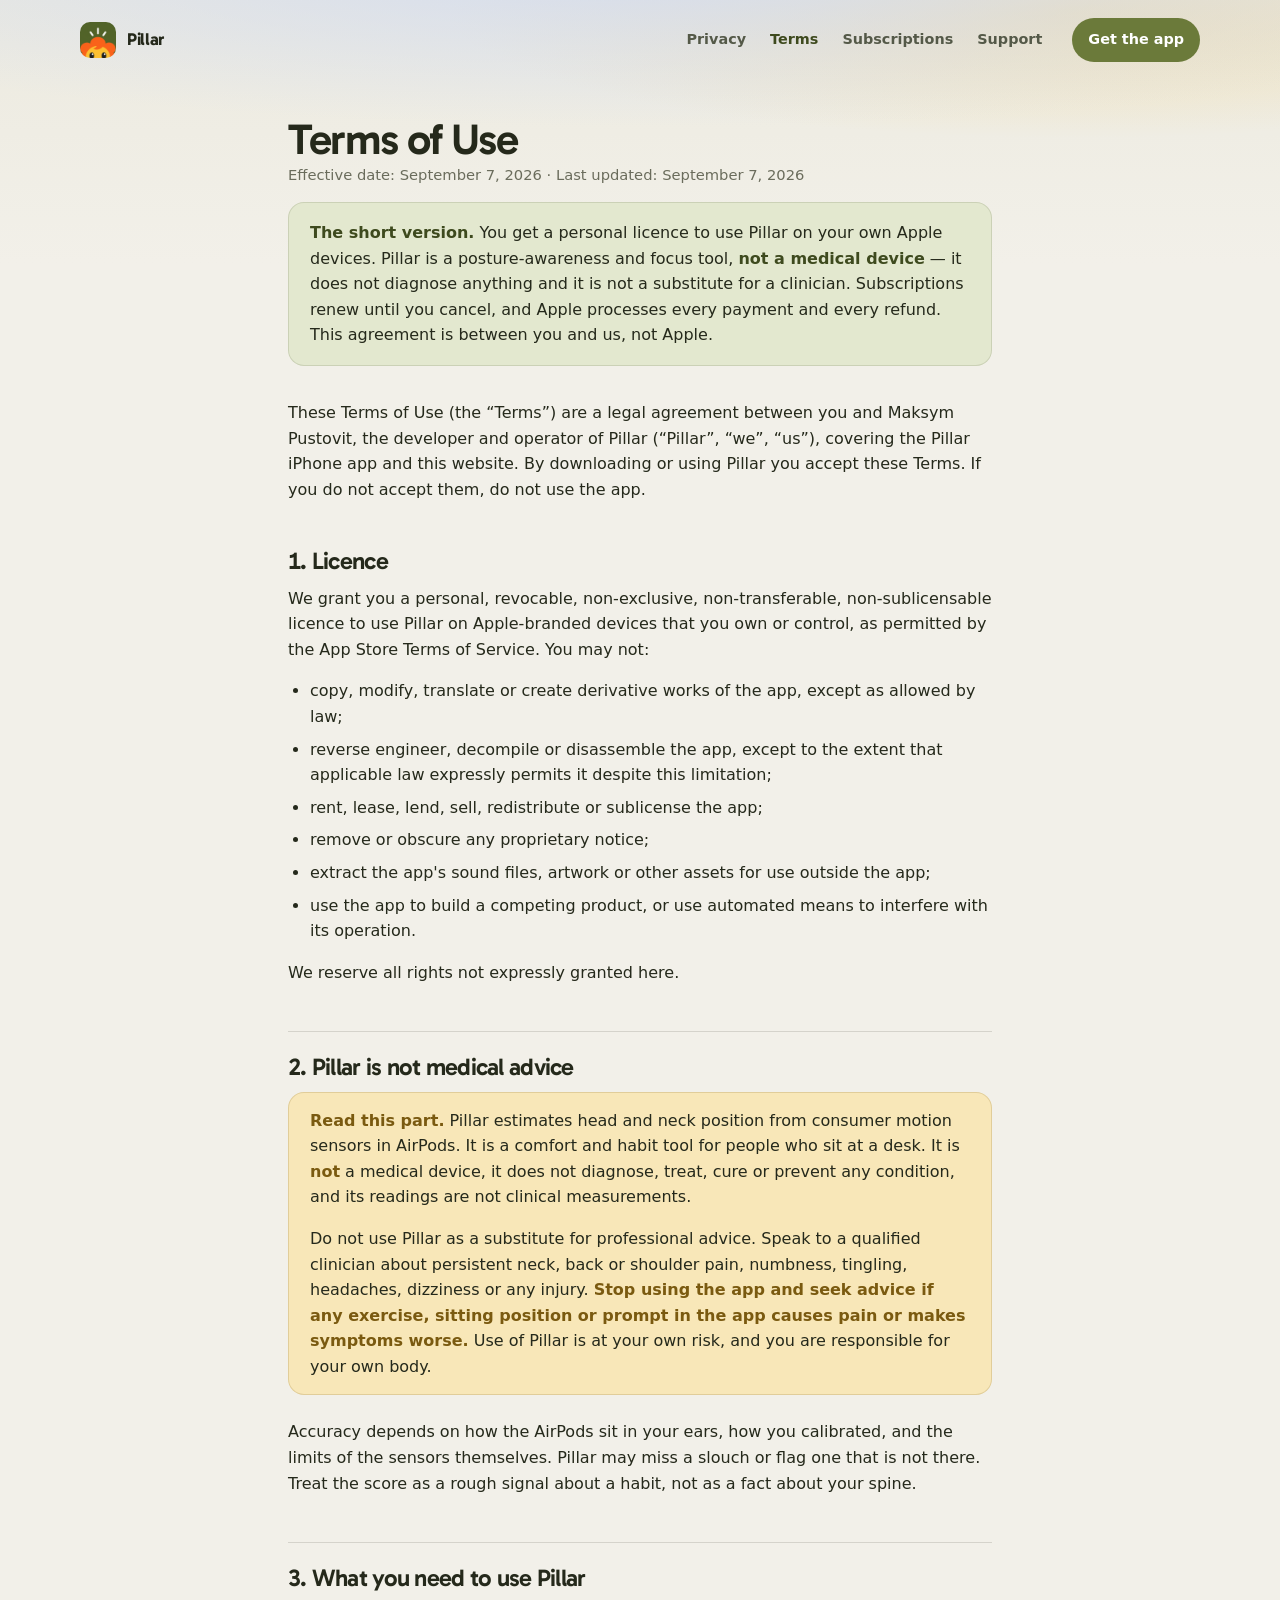
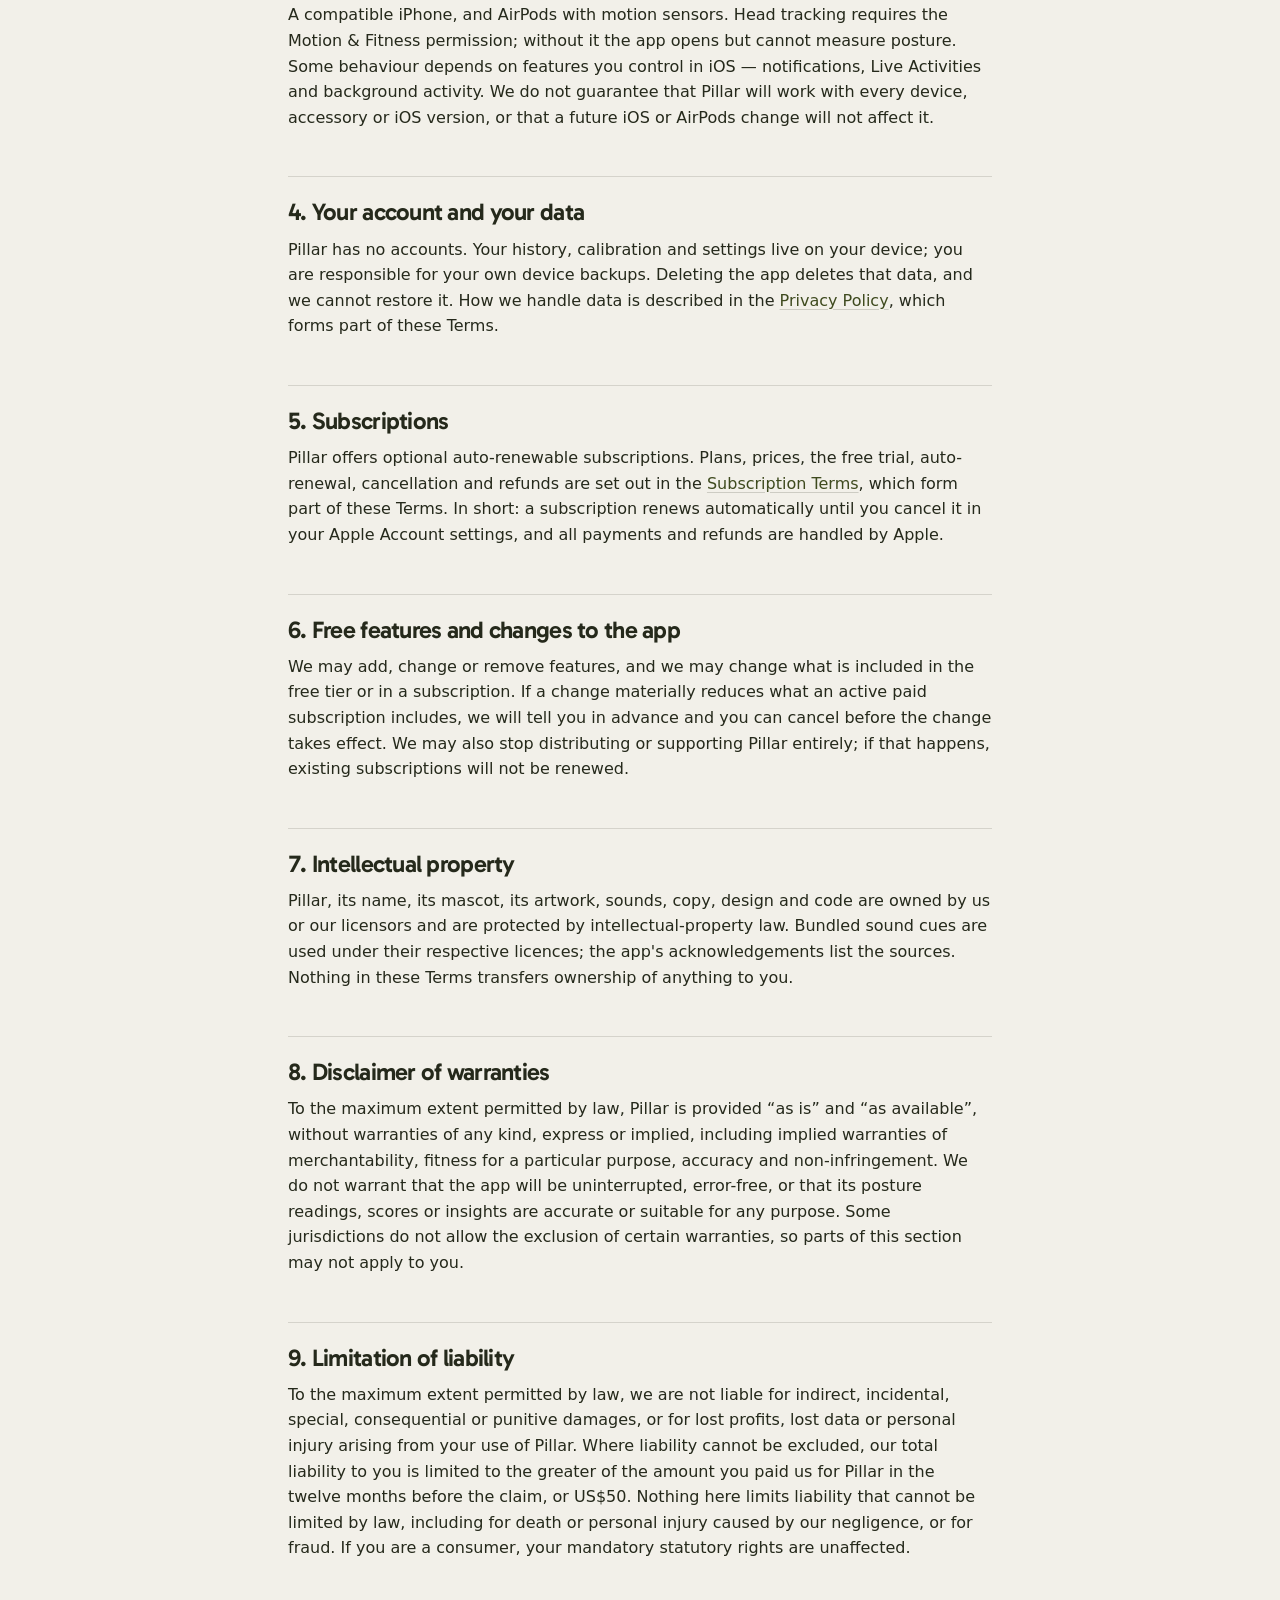
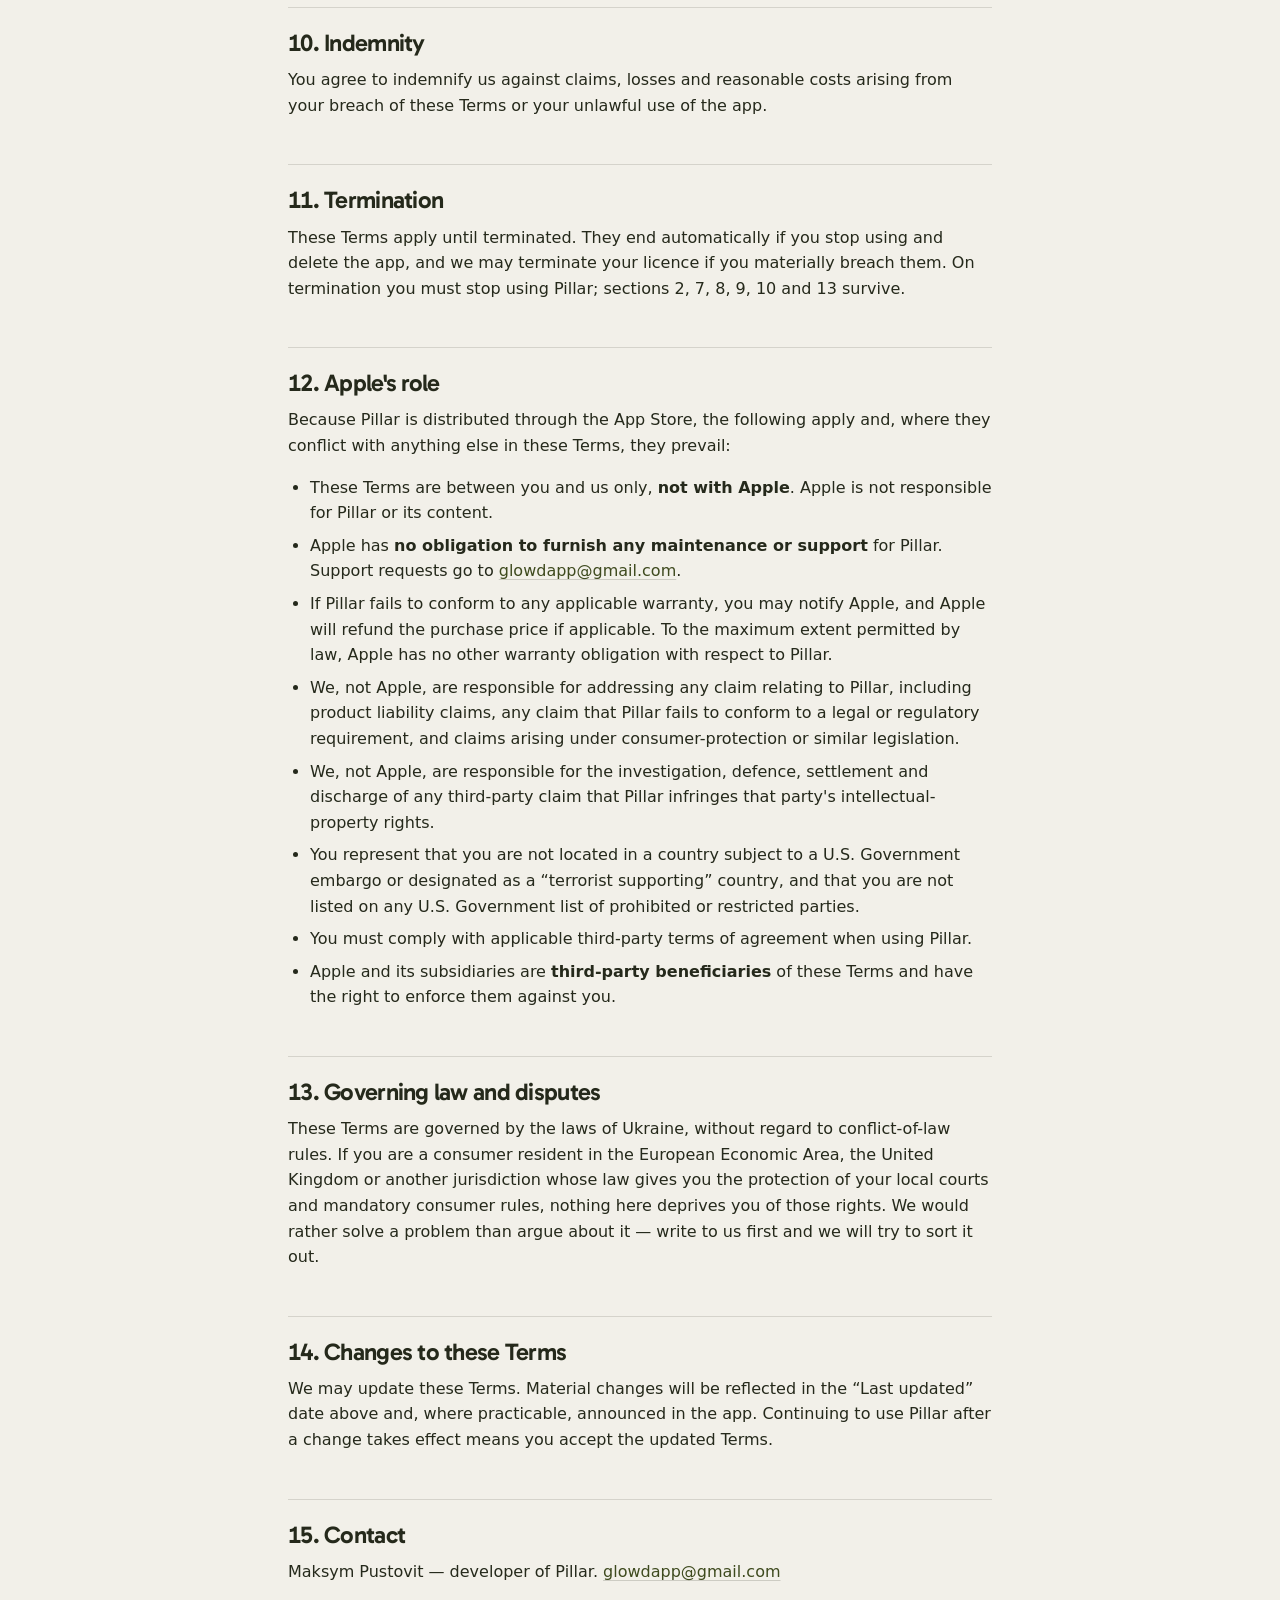
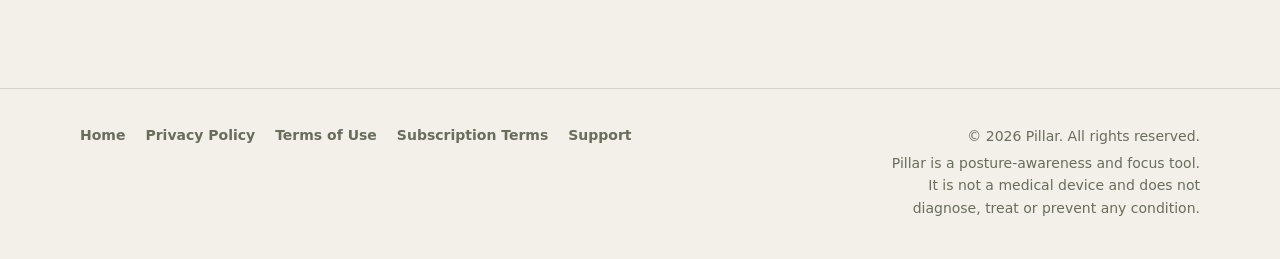
<file: terms-of-use.html>
<!DOCTYPE html>
<html lang="en">
<head>
<meta charset="utf-8">
<meta name="viewport" content="width=device-width, initial-scale=1">
<title>Terms of Use — Pillar</title>
<meta name="description" content="The agreement between you and Pillar: your licence to use the app, what Pillar is not (it is not a medical device), subscriptions, liability and Apple's role.">
<meta name="robots" content="index, follow, max-snippet:-1">
<link rel="canonical" href="https://pillar.glowd.tech/terms-of-use.html">
<meta property="og:type" content="article">
<meta property="og:site_name" content="Pillar">
<meta property="og:locale" content="en">
<meta property="og:url" content="https://pillar.glowd.tech/terms-of-use.html">
<meta property="og:title" content="Terms of Use — Pillar">
<meta property="og:description" content="The agreement between you and Pillar: your licence to use the app, what Pillar is not (it is not a medical device), subscriptions, liability and Apple's role.">
<meta property="og:image" content="https://pillar.glowd.tech/assets/app-icon.png">
<meta name="theme-color" content="#f2f0e9">
<link rel="icon" href="assets/favicon.png" type="image/png">
<link rel="apple-touch-icon" href="assets/app-icon.png">
<link rel="preconnect" href="https://fonts.googleapis.com">
<link rel="preconnect" href="https://fonts.gstatic.com" crossorigin>
<link rel="stylesheet" href="https://fonts.googleapis.com/css2?family=Gabarito:wght@500..700&display=swap">
<link rel="stylesheet" href="assets/styles.css">
</head>
<body>

<div class="wash wash--page"></div>

<header class="bar shell">
  <a class="mark" href="/"><img src="/assets/app-icon.png" alt="" width="36" height="36"><span>Pillar</span></a>
  <nav>
    <a href="/privacy-policy.html">Privacy</a>
    <a href="/terms-of-use.html" aria-current="page">Terms</a>
    <a href="/subscription-terms.html">Subscriptions</a>
    <a href="/support.html">Support</a>
    <a class="bar__cta" href="https://apps.apple.com/app/pillar-posture-reminder/id6809597345">Get the app</a>
  </nav>
</header>

<main class="shell">
<div class="prose">
  <h1>Terms of Use</h1>
  <p class="dates">Effective date: September 7, 2026 &middot; Last updated: September 7, 2026</p>

  <div class="tldr">
    <p><strong>The short version.</strong> You get a personal licence to use Pillar on your own Apple
    devices. Pillar is a posture-awareness and focus tool, <strong>not a medical device</strong> — it
    does not diagnose anything and it is not a substitute for a clinician. Subscriptions renew until
    you cancel, and Apple processes every payment and every refund. This agreement is between you and
    us, not Apple.</p>
  </div>

  <p>These Terms of Use (the &ldquo;Terms&rdquo;) are a legal agreement between you and Maksym Pustovit,
  the developer and operator of Pillar (&ldquo;Pillar&rdquo;, &ldquo;we&rdquo;, &ldquo;us&rdquo;),
  covering the Pillar iPhone app and this website. By downloading or using Pillar you accept these
  Terms. If you do not accept them, do not use the app.</p>

  <h2>1. Licence</h2>
  <p>We grant you a personal, revocable, non-exclusive, non-transferable, non-sublicensable licence to
  use Pillar on Apple-branded devices that you own or control, as permitted by the App Store Terms of
  Service. You may not:</p>
  <ul>
    <li>copy, modify, translate or create derivative works of the app, except as allowed by law;</li>
    <li>reverse engineer, decompile or disassemble the app, except to the extent that applicable law
      expressly permits it despite this limitation;</li>
    <li>rent, lease, lend, sell, redistribute or sublicense the app;</li>
    <li>remove or obscure any proprietary notice;</li>
    <li>extract the app's sound files, artwork or other assets for use outside the app;</li>
    <li>use the app to build a competing product, or use automated means to interfere with its operation.</li>
  </ul>
  <p>We reserve all rights not expressly granted here.</p>

  <h2>2. Pillar is not medical advice</h2>
  <div class="callout">
    <p><strong>Read this part.</strong> Pillar estimates head and neck position from consumer motion
    sensors in AirPods. It is a comfort and habit tool for people who sit at a desk. It is
    <strong>not</strong> a medical device, it does not diagnose, treat, cure or prevent any condition,
    and its readings are not clinical measurements.</p>
    <p>Do not use Pillar as a substitute for professional advice. Speak to a qualified clinician about
    persistent neck, back or shoulder pain, numbness, tingling, headaches, dizziness or any injury.
    <strong>Stop using the app and seek advice if any exercise, sitting position or prompt in the app
    causes pain or makes symptoms worse.</strong> Use of Pillar is at your own risk, and you are
    responsible for your own body.</p>
  </div>
  <p>Accuracy depends on how the AirPods sit in your ears, how you calibrated, and the limits of the
  sensors themselves. Pillar may miss a slouch or flag one that is not there. Treat the score as a
  rough signal about a habit, not as a fact about your spine.</p>

  <h2>3. What you need to use Pillar</h2>
  <p>A compatible iPhone, and AirPods with motion sensors. Head tracking requires the
  Motion &amp; Fitness permission; without it the app opens but cannot measure posture. Some behaviour
  depends on features you control in iOS — notifications, Live Activities and background activity. We
  do not guarantee that Pillar will work with every device, accessory or iOS version, or that a future
  iOS or AirPods change will not affect it.</p>

  <h2>4. Your account and your data</h2>
  <p>Pillar has no accounts. Your history, calibration and settings live on your device; you are
  responsible for your own device backups. Deleting the app deletes that data, and we cannot restore
  it. How we handle data is described in the <a href="/privacy-policy.html">Privacy Policy</a>, which
  forms part of these Terms.</p>

  <h2>5. Subscriptions</h2>
  <p>Pillar offers optional auto-renewable subscriptions. Plans, prices, the free trial, auto-renewal,
  cancellation and refunds are set out in the
  <a href="/subscription-terms.html">Subscription Terms</a>, which form part of these Terms. In short:
  a subscription renews automatically until you cancel it in your Apple Account settings, and all
  payments and refunds are handled by Apple.</p>

  <h2>6. Free features and changes to the app</h2>
  <p>We may add, change or remove features, and we may change what is included in the free tier or in a
  subscription. If a change materially reduces what an active paid subscription includes, we will tell
  you in advance and you can cancel before the change takes effect. We may also stop distributing or
  supporting Pillar entirely; if that happens, existing subscriptions will not be renewed.</p>

  <h2>7. Intellectual property</h2>
  <p>Pillar, its name, its mascot, its artwork, sounds, copy, design and code are owned by us or our
  licensors and are protected by intellectual-property law. Bundled sound cues are used under their
  respective licences; the app's acknowledgements list the sources. Nothing in these Terms transfers
  ownership of anything to you.</p>

  <h2>8. Disclaimer of warranties</h2>
  <p>To the maximum extent permitted by law, Pillar is provided &ldquo;as is&rdquo; and &ldquo;as
  available&rdquo;, without warranties of any kind, express or implied, including implied warranties of
  merchantability, fitness for a particular purpose, accuracy and non-infringement. We do not warrant
  that the app will be uninterrupted, error-free, or that its posture readings, scores or insights are
  accurate or suitable for any purpose. Some jurisdictions do not allow the exclusion of certain
  warranties, so parts of this section may not apply to you.</p>

  <h2>9. Limitation of liability</h2>
  <p>To the maximum extent permitted by law, we are not liable for indirect, incidental, special,
  consequential or punitive damages, or for lost profits, lost data or personal injury arising from
  your use of Pillar. Where liability cannot be excluded, our total liability to you is limited to the
  greater of the amount you paid us for Pillar in the twelve months before the claim, or US$50.
  Nothing here limits liability that cannot be limited by law, including for death or personal injury
  caused by our negligence, or for fraud. If you are a consumer, your mandatory statutory rights are
  unaffected.</p>

  <h2>10. Indemnity</h2>
  <p>You agree to indemnify us against claims, losses and reasonable costs arising from your breach of
  these Terms or your unlawful use of the app.</p>

  <h2>11. Termination</h2>
  <p>These Terms apply until terminated. They end automatically if you stop using and delete the app,
  and we may terminate your licence if you materially breach them. On termination you must stop using
  Pillar; sections 2, 7, 8, 9, 10 and 13 survive.</p>

  <h2>12. Apple's role</h2>
  <p>Because Pillar is distributed through the App Store, the following apply and, where they conflict
  with anything else in these Terms, they prevail:</p>
  <ul>
    <li>These Terms are between you and us only, <strong>not with Apple</strong>. Apple is not
      responsible for Pillar or its content.</li>
    <li>Apple has <strong>no obligation to furnish any maintenance or support</strong> for Pillar. Support
      requests go to <a href="mailto:glowdapp@gmail.com">glowdapp@gmail.com</a>.</li>
    <li>If Pillar fails to conform to any applicable warranty, you may notify Apple, and Apple will
      refund the purchase price if applicable. To the maximum extent permitted by law, Apple has no
      other warranty obligation with respect to Pillar.</li>
    <li>We, not Apple, are responsible for addressing any claim relating to Pillar, including product
      liability claims, any claim that Pillar fails to conform to a legal or regulatory requirement,
      and claims arising under consumer-protection or similar legislation.</li>
    <li>We, not Apple, are responsible for the investigation, defence, settlement and discharge of any
      third-party claim that Pillar infringes that party's intellectual-property rights.</li>
    <li>You represent that you are not located in a country subject to a U.S. Government embargo or
      designated as a &ldquo;terrorist supporting&rdquo; country, and that you are not listed on any
      U.S. Government list of prohibited or restricted parties.</li>
    <li>You must comply with applicable third-party terms of agreement when using Pillar.</li>
    <li>Apple and its subsidiaries are <strong>third-party beneficiaries</strong> of these Terms and
      have the right to enforce them against you.</li>
  </ul>

  <h2>13. Governing law and disputes</h2>
  <p>These Terms are governed by the laws of Ukraine, without regard to conflict-of-law rules. If you
  are a consumer resident in the European Economic Area, the United Kingdom or another jurisdiction
  whose law gives you the protection of your local courts and mandatory consumer rules, nothing here
  deprives you of those rights. We would rather solve a problem than argue about it — write to us
  first and we will try to sort it out.</p>

  <h2>14. Changes to these Terms</h2>
  <p>We may update these Terms. Material changes will be reflected in the &ldquo;Last updated&rdquo;
  date above and, where practicable, announced in the app. Continuing to use Pillar after a change
  takes effect means you accept the updated Terms.</p>

  <h2>15. Contact</h2>
  <p>Maksym Pustovit &mdash; developer of Pillar.
  <a href="mailto:glowdapp@gmail.com">glowdapp@gmail.com</a></p>
</div>
</main>

<footer class="site-footer">
  <div class="shell foot">
    <nav>
      <a href="/">Home</a>
      <a href="/privacy-policy.html">Privacy Policy</a>
      <a href="/terms-of-use.html">Terms of Use</a>
      <a href="/subscription-terms.html">Subscription Terms</a>
      <a href="/support.html">Support</a>
    </nav>
    <div class="foot__meta">
      <p>&copy; 2026 Pillar. All rights reserved.</p>
      <p>Pillar is a posture-awareness and focus tool. It is not a medical device and does not
      diagnose, treat or prevent any condition.</p>
    </div>
  </div>
</footer>

<script src="/assets/pillar.js" defer></script>
</body>
</html>
</file>
<file: assets/styles.css>
/* Pillar site — one stylesheet for the landing page and the four legal pages.
   The world is the app's own: DESIGN.md "Window light on the desk". A sky plane
   on top carries state, a warm desk sheet below carries the ledger and the one
   action. Olive means action, gold means reward, clay means warning — never
   decoration. The only shadow in the system is the lift under a sheet. */

/* ── Tokens ──────────────────────────────────────────────────────────────── */

:root {
  color-scheme: light;

  --ink: #25291b;
  /* ink-2 and ink-3 sit a step darker than DESIGN.md's iOS values, and clay
     gets a text-weight variant. The app's captions are read at 12pt on a bright
     phone held close; the same greys on a desktop page measure 2.9:1 and 3.8:1,
     under the 4.5:1 the web has to hold. Roles and hierarchy are unchanged. */
  --ink-2: #545948;
  --ink-3: #6a6c5c;
  --hair: rgba(37, 41, 27, 0.1);
  --hair-2: rgba(37, 41, 27, 0.18);

  --sheet: #fbfaf6;
  --sheet-2: #f2f0e9;
  --sheet-3: #e9e6dc;
  --paper: #ffffff;
  --edge: rgba(37, 41, 27, 0.14);
  --edge-soft: rgba(37, 41, 27, 0.08);

  --olive: #6b7a3a;
  --olive-2: #8a9a4e;
  --olive-soft: #e3e8cf;
  --olive-ink: #3e4a1e;
  --gold: #d9a93e;
  --gold-2: #f0c75a;
  --gold-deep: #7a5a10;
  --gold-soft: #f8e7b8;
  --gold-on-deep: #fff6dd;
  --clay: #c4643a;
  --clay-2: #e08a5e;
  --clay-soft: #f4d8c6;
  --clay-text: #a84f28;
  --clay-ink: #5c2e18;

  --sky-morning: linear-gradient(180deg, #d3dcf0 0%, #e9e5e2 52%, #f6ecd9 100%);
  --sky-noon: linear-gradient(180deg, #f1dfb4 0%, #f8eccf 60%, #f9eed4 100%);
  --sky-afternoon: linear-gradient(180deg, #efc79a 0%, #f6ddbe 55%, #f8e4c8 100%);
  --sky-tall: linear-gradient(180deg, #d5e1b6 0%, #e9eccb 55%, #f3eed5 100%);
  --sky-dusk: linear-gradient(180deg, #cf7f58 0%, #e4a57f 45%, #f1cdb4 100%);
  --sky-gold: linear-gradient(180deg, #e3ab33 0%, #eebe4c 45%, #f4cf6e 100%);
  --glow-warm: #f2cf7a;
  --glow-reward: #fff3c8;
  --glow-dusk: #e9b08a;

  --display: "Gabarito", ui-rounded, -apple-system, "SF Pro Display", "Segoe UI", system-ui, sans-serif;
  --body: -apple-system, BlinkMacSystemFont, "SF Pro Text", "Segoe UI", Roboto, "Helvetica Neue", system-ui, sans-serif;

  --pad: clamp(20px, 5vw, 48px);
  --gutter-l: max(var(--pad), env(safe-area-inset-left));
  --gutter-r: max(var(--pad), env(safe-area-inset-right));
  --section: clamp(56px, 8vw, 116px);
  --ease: cubic-bezier(0.16, 1, 0.3, 1);
  /* The one shadow in the system: a sheet rising off the sky. */
  --lift: 0 -10px 30px -12px rgba(37, 41, 27, 0.18);
  --card-lift: 0 28px 54px -34px rgba(37, 41, 27, 0.45), 0 8px 18px -14px rgba(37, 41, 27, 0.2);
}

*,
*::before,
*::after { box-sizing: border-box; }

html {
  overflow-x: clip;
  scroll-behavior: smooth;
  -webkit-text-size-adjust: 100%;
}

body {
  margin: 0;
  padding-bottom: env(safe-area-inset-bottom);
  overflow-x: clip;
  background: var(--sheet-2);
  color: var(--ink);
  font-family: var(--body);
  font-size: 16px;
  line-height: 1.6;
  font-variant-numeric: tabular-nums;
  -webkit-font-smoothing: antialiased;
}

img, svg { display: block; max-width: 100%; }
img { height: auto; }
ol, ul { margin: 0; padding: 0; list-style: none; }
p { margin: 0; }

a { color: inherit; -webkit-tap-highlight-color: rgba(107, 122, 58, 0.16); }

h1, h2, h3 {
  margin: 0;
  font-family: var(--display);
  font-weight: 600;
  letter-spacing: -0.03em;
  line-height: 1.05;
  text-wrap: balance;
}

/* Browser surfaces the page did not draw, brought into the palette. */
::selection { background: var(--olive-soft); color: var(--olive-ink); }
:where(a, summary, button, .store):focus-visible {
  outline: 2px solid var(--olive);
  outline-offset: 4px;
  border-radius: 8px;
}
@supports (scrollbar-color: auto) {
  html { scrollbar-color: var(--hair-2) transparent; }
}

.skip {
  position: absolute;
  left: -9999px;
  top: 0;
  z-index: 9;
  padding: 12px 18px;
  border-radius: 0 0 12px 0;
  background: var(--olive);
  color: #fff;
  font-weight: 700;
  text-decoration: none;
}
.skip:focus { left: 0; }

.shell {
  position: relative;
  z-index: 1;
  width: min(1120px, 100% - calc(var(--gutter-l) + var(--gutter-r)));
  margin-inline: auto;
}

/* ── Header ──────────────────────────────────────────────────────────────── */

.bar {
  display: flex;
  align-items: center;
  justify-content: space-between;
  gap: 12px 20px;
  padding: 18px 0 4px;
}

.mark {
  display: inline-flex;
  align-items: center;
  gap: 11px;
  min-height: 44px;
  font-family: var(--display);
  font-size: 1.08rem;
  font-weight: 700;
  letter-spacing: -0.02em;
  text-decoration: none;
}

.mark img {
  width: 36px;
  height: 36px;
  border-radius: 10px;
}

.bar nav {
  display: flex;
  align-items: center;
  flex-wrap: wrap;
  gap: 0 clamp(14px, 2vw, 24px);
  color: var(--ink-2);
  font-size: 0.9rem;
  font-weight: 600;
}

.bar nav a {
  display: inline-flex;
  align-items: center;
  min-height: 44px;
  text-decoration: none;
  transition: color 280ms var(--ease);
}

.bar nav a:hover,
.bar nav a:focus-visible { color: var(--olive-ink); }
.bar nav a[aria-current="page"] { color: var(--olive-ink); }

.bar__cta {
  min-height: 40px;
  margin-left: 6px;
  padding: 0 16px;
  border-radius: 999px;
  background: var(--olive);
  color: #fff;
  transition: background 280ms var(--ease), transform 460ms var(--ease);
}

.bar__cta:hover,
.bar__cta:focus-visible {
  background: var(--olive-ink);
  color: #fff;
  transform: translateY(-1px);
}

/* ── Hero ────────────────────────────────────────────────────────────────── */

/* The sky plane. On the page it is the same morning gradient the app opens on,
   faded out before the first section rather than cut with a hard horizon. */
.wash {
  position: absolute;
  inset: 0 0 auto;
  z-index: 0;
  height: min(880px, 94dvh);
  background:
    radial-gradient(120% 82% at 50% -12%, rgba(211, 220, 240, 0.95), rgba(211, 220, 240, 0) 66%),
    radial-gradient(70% 60% at 84% 4%, rgba(242, 207, 122, 0.42), transparent 70%),
    linear-gradient(180deg, #eceadf 0%, rgba(242, 240, 233, 0) 88%);
  pointer-events: none;
}

/* The legal pages open in the same light, just a shallower band of it. */
.wash--page { height: 300px; }

.hero {
  display: grid;
  grid-template-columns: minmax(0, 1fr) minmax(0, 0.7fr);
  grid-template-areas: "copy shot" "trust shot";
  align-content: center;
  align-items: center;
  column-gap: clamp(28px, 5vw, 72px);
  padding: clamp(28px, 4vw, 60px) 0 clamp(44px, 6vw, 84px);
}

.hero__copy { grid-area: copy; }
.trust { grid-area: trust; }
.shot { grid-area: shot; }

h1 {
  max-width: 15ch;
  font-size: clamp(2.5rem, 5.7vw, 4.4rem);
}

.lead {
  max-width: 46ch;
  margin-top: clamp(18px, 2.2vw, 24px);
  color: var(--ink-2);
  font-size: clamp(1.02rem, 1.2vw, 1.14rem);
}

.cta {
  display: flex;
  align-items: center;
  flex-wrap: wrap;
  gap: 12px 20px;
  margin-top: clamp(24px, 3vw, 32px);
}

.cta--center { justify-content: center; }

.store {
  display: inline-flex;
  border-radius: 12px;
  text-decoration: none;
  transition: transform 460ms var(--ease), filter 460ms var(--ease);
}

.store img { width: 168px; height: 56px; }
a.store:hover, a.store:focus-visible { filter: brightness(1.08); transform: translateY(-2px); }
a.store:active { transform: translateY(0) scale(0.985); }

.cta__note {
  max-width: 20ch;
  color: var(--ink-2);
  font-size: 0.86rem;
  font-weight: 600;
  line-height: 1.35;
}

.cta__note span { display: block; color: var(--ink-3); font-weight: 400; }

/* The trust card. It carries the mechanism, not a rating: Pillar has no
   reviews yet and none may be invented. */
.trust {
  display: flex;
  align-items: center;
  gap: 22px;
  max-width: 38rem;
  margin-top: clamp(26px, 3vw, 38px);
  padding: 16px 26px 16px 14px;
  border: 1px solid var(--edge-soft);
  border-radius: 24px;
  background: var(--sheet);
  box-shadow: var(--card-lift);
}

.laurel {
  position: relative;
  flex: none;
  width: 194px;
  aspect-ratio: 375 / 305;
}

.laurel > svg { position: absolute; inset: 0; width: 100%; height: 100%; }

.laurel__in {
  position: absolute;
  inset: 0;
  display: grid;
  align-content: center;
  justify-items: center;
  gap: 5px;
  padding-bottom: 5%;
  text-align: center;
}

.petals { display: flex; gap: 4px; }
.petals svg { width: 13px; height: 13px; color: var(--gold); }

.laurel__in b {
  max-width: 8.5ch;
  color: var(--ink);
  font-family: var(--display);
  font-size: 0.8rem;
  font-weight: 600;
  letter-spacing: 0.05em;
  line-height: 1.15;
  text-transform: uppercase;
}

.trust__list {
  display: grid;
  gap: 14px;
  padding-left: 22px;
  border-left: 1px solid var(--edge-soft);
}

.trust__list li {
  display: grid;
  grid-template-columns: 22px minmax(0, 1fr);
  align-items: start;
  gap: 11px;
}

.trust__list svg { margin-top: 1px; color: var(--ink-2); }
.trust__list b { display: block; font-size: 0.94rem; font-weight: 700; line-height: 1.3; }
.trust__list em { display: block; margin-top: 2px; color: var(--ink-3); font-size: 0.82rem; font-style: normal; line-height: 1.4; }

/* The hero screenshot, in the frame the app's own sheet suggests. */
.shot {
  position: relative;
  justify-self: center;
  width: min(100%, 20.5rem);
  margin: 0;
  animation: settle 900ms var(--ease) backwards;
}

.shot__frame {
  padding: 9px;
  border: 1px solid var(--edge-soft);
  border-radius: 42px;
  background: linear-gradient(170deg, #ffffff, #eae6da);
  box-shadow: 0 46px 70px -34px rgba(37, 41, 27, 0.5), 0 12px 24px -16px rgba(37, 41, 27, 0.3);
}

.shot__frame img {
  width: 100%;
  aspect-ratio: 1320 / 2868;
  border-radius: 34px;
  background: var(--sheet);
  box-shadow: inset 0 0 0 1px rgba(37, 41, 27, 0.08);
}

@keyframes settle { from { opacity: 0; transform: translateY(18px); } }

/* ── Section furniture ───────────────────────────────────────────────────── */

h2 { font-size: clamp(1.85rem, 3.8vw, 2.8rem); }
h3 { font-size: clamp(1.28rem, 2.1vw, 1.68rem); }

.section-lead {
  max-width: 56ch;
  margin-top: 18px;
  color: var(--ink-2);
  font-size: clamp(1rem, 1.1vw, 1.06rem);
}

.plat {
  display: inline-block;
  transform: translateY(-0.3em);
  padding: 4px 10px;
  border: 1px solid var(--edge);
  border-radius: 999px;
  color: var(--ink-3);
  font-family: var(--body);
  font-size: 0.66rem;
  font-weight: 700;
  letter-spacing: 0.07em;
  text-transform: uppercase;
  vertical-align: middle;
}

/* ── The app panel: a small window-light scene ───────────────────────────── */

.panel { margin: 0; }

.ui {
  overflow: hidden;
  border: 1px solid var(--edge-soft);
  border-radius: 26px;
  background: var(--sheet);
  box-shadow: var(--card-lift);
}

.ui__sky {
  padding: clamp(16px, 2vw, 22px) clamp(16px, 2vw, 22px) clamp(22px, 3vw, 34px);
  background: var(--sky-morning);
}

.ui__sky--tall { background: var(--sky-tall); }
.ui__sky--dusk { background: var(--sky-dusk); }
.ui__sky--gold { background: var(--sky-gold); }
.ui__sky--afternoon { background: var(--sky-afternoon); }

.ui__sheet {
  position: relative;
  margin-top: -16px;
  padding: clamp(16px, 2vw, 22px);
  border-radius: 22px 22px 0 0;
  background: var(--sheet);
  box-shadow: var(--lift);
}

.ui__sky + .ui__sheet::before {
  content: "";
  position: absolute;
  left: 50%;
  top: 8px;
  width: 34px;
  height: 3px;
  transform: translateX(-50%);
  border-radius: 999px;
  background: var(--hair);
}

.ui__row {
  display: flex;
  align-items: center;
  justify-content: space-between;
  gap: 12px;
}

.ui__row + .ui__row { margin-top: 14px; }

.ui__title {
  font-family: var(--display);
  font-size: 1.32rem;
  font-weight: 600;
  letter-spacing: -0.03em;
}

.ui__title--sm { font-size: 1.1rem; }
.ui__label { color: var(--ink-2); font-size: 0.86rem; font-weight: 600; }
.ui__caption { margin-top: 10px; color: var(--ink-3); font-size: 0.78rem; }

.pill {
  display: inline-flex;
  align-items: center;
  gap: 7px;
  height: 28px;
  padding: 0 12px 0 10px;
  border-radius: 999px;
  background: rgba(255, 255, 255, 0.62);
  color: var(--ink-2);
  font-size: 0.76rem;
  font-weight: 600;
  white-space: nowrap;
}

.pill i {
  flex: none;
  width: 7px;
  height: 7px;
  border-radius: 50%;
  background: var(--olive);
}

.pill--warn i { background: var(--clay); }
.pill--gold { background: var(--gold-soft); color: var(--gold-deep); }
.pill--gold i { background: var(--gold-deep); }

.chip {
  display: inline-flex;
  align-items: center;
  height: 30px;
  padding: 0 13px;
  border-radius: 999px;
  background: var(--sheet-2);
  color: var(--ink);
  font-size: 0.8rem;
  font-weight: 600;
}

.chip--on { background: var(--olive-soft); color: var(--olive-ink); }

/* Segmented control, the native iOS shape, on a sky track. */
.seg {
  display: inline-grid;
  grid-auto-flow: column;
  gap: 2px;
  padding: 2px;
  border-radius: 12px;
  background: rgba(255, 255, 255, 0.42);
}

.seg span {
  padding: 6px 20px;
  border-radius: 10px;
  color: var(--ink-2);
  font-size: 0.82rem;
  font-weight: 600;
  text-align: center;
}

.seg .is-on {
  background: #fff;
  color: var(--ink);
  box-shadow: 0 1px 3px rgba(0, 0, 0, 0.12);
}
.chip--gold { background: var(--gold-soft); color: var(--gold-deep); }

/* Ledger — the app's replacement for a grid of metric cards. */
.ledger { display: grid; }

.ledger li {
  display: grid;
  grid-template-columns: minmax(0, 1fr) auto;
  align-items: baseline;
  gap: 6px 12px;
  padding: 13px 0;
  border-top: 1px solid var(--hair);
}

.ledger li:first-child { border-top: 0; padding-top: 4px; }

.ledger__lead { display: flex; align-items: baseline; gap: 8px; flex-wrap: wrap; }

.fig {
  font-family: var(--display);
  font-size: 1.75rem;
  font-weight: 600;
  letter-spacing: -0.03em;
  line-height: 1;
}

.fig--l { font-size: clamp(2.2rem, 3.4vw, 2.5rem); }
.fig--s { font-size: 1.25rem; }
.fig--gold { color: var(--gold-deep); }
.fig--clay { color: var(--clay-text); }
.fig--olive { color: var(--olive-ink); }

.ledger__label { color: var(--ink-2); font-size: 0.82rem; }
.ledger__side { color: var(--ink-2); font-size: 0.82rem; text-align: right; }

/* The day path bar: olive is time sat tall, clay is time slumped. */
.path {
  display: flex;
  gap: 2px;
  height: 10px;
  margin: 4px 0 2px;
  border-radius: 999px;
  overflow: hidden;
  background: var(--sheet-3);
}

.path i { display: block; height: 100%; border-radius: 999px; }
.path .is-tall { background: var(--olive); }
.path .is-slump { background: var(--clay-2); }
.path .is-rest { background: var(--sheet-3); }

.legend {
  display: flex;
  flex-wrap: wrap;
  gap: 6px 18px;
  margin-top: 14px;
}

.legend li {
  display: flex;
  align-items: center;
  gap: 8px;
  color: var(--ink-2);
  font-size: 0.82rem;
  font-weight: 600;
}

.legend i { flex: none; width: 9px; height: 9px; border-radius: 50%; background: var(--hair-2); }
.legend .is-tall { background: var(--olive); }
.legend .is-slump { background: var(--clay-2); }
.legend b { margin-left: auto; color: var(--ink); }

/* Capsule buttons, flat, exactly as the app draws them. */
.btn {
  display: flex;
  align-items: center;
  justify-content: center;
  gap: 9px;
  min-height: 52px;
  margin-top: 16px;
  padding: 8px 18px;
  border: 0;
  border-radius: 999px;
  font-family: var(--display);
  font-size: 1rem;
  font-weight: 600;
  letter-spacing: -0.01em;
}

.btn--olive { background: var(--olive); color: #fff; }
.btn--ink { background: var(--ink); color: #f3f1e8; }
.btn--paper { background: var(--sheet); color: var(--ink); box-shadow: inset 0 0 0 1px var(--hair); }
.btn--gold { background: var(--gold-deep); color: var(--gold-on-deep); }
.btn-row { display: flex; gap: 10px; margin-top: 16px; }
.btn-row .btn { flex: 1; margin-top: 0; }

/* The posture spectrum — the app's live read, rebuilt. The marker rides the
   track itself, so spacing the scale below can never pull it off the bar. */
.spectrum { margin: 18px 0 8px; }

.spectrum__bar {
  position: relative;
  height: 8px;
  border-radius: 999px;
  background: linear-gradient(90deg, #d9a93e 0%, #8a9a4e 18%, #6b7a3a 34%, #6b7a3a 50%, #8a9a4e 60%, #d9a93e 72%, #c4643a 100%);
}

.spectrum__mark {
  position: absolute;
  top: 50%;
  left: var(--at, 40%);
  width: 17px;
  height: 17px;
  transform: translate(-50%, -50%);
  border: 2.5px solid var(--ink);
  border-radius: 50%;
  background: var(--sheet);
}

.spectrum__scale {
  display: flex;
  justify-content: space-between;
  margin-top: 12px;
  color: var(--ink-3);
  font-size: 0.72rem;
  font-weight: 600;
}

/* ── Mascot ──────────────────────────────────────────────────────────────
   The rig from `carry-mascot/rig`, mounted by assets/mascot.js. Each instance
   is a box whose width the caller sets; the stage inside is the rig's own
   941 x 1672 canvas, scaled to fit, so every pivot stays in rig coordinates.
   The <img> inside is the pre-mount fallback and is replaced on mount. */

.mascot {
  position: relative;
  width: var(--w, 108px);
  aspect-ratio: 941 / 1672;
  margin-inline: auto;
}

.mascot > img { width: 100%; height: 100%; object-fit: contain; }

.mascot__stage {
  position: absolute;
  left: 0;
  top: 0;
  width: 941px;
  height: 1672px;
  transform-origin: 0 0;
}

.mascot__root,
.mascot__spine,
.mascot__neck,
.mascot__eyes { position: absolute; inset: 0; }

.mascot__layer {
  position: absolute;
  inset: 0;
  will-change: transform;
  backface-visibility: hidden;
}

/* The rig rotates parts past the canvas edge; nothing here may be clipped. */
.mascot__layer svg {
  position: absolute;
  inset: 0;
  width: 100%;
  height: 100%;
  overflow: visible;
}

.mascot__glow {
  position: absolute;
  width: 620px;
  height: 620px;
  margin: -310px 0 0 -310px;
  border-radius: 50%;
  opacity: 0;
  transform: translate(-50%, -50%);
  background: radial-gradient(circle, var(--glow, rgba(244, 182, 54, 0.55)), rgba(244, 182, 54, 0) 62%);
  pointer-events: none;
}

.mascot__sweat {
  position: absolute;
  width: 30px;
  height: 42px;
  opacity: 0;
  border-radius: 0 50% 50% 50%;
  background: linear-gradient(#bfe3f2, #7fc4e6);
  box-shadow: inset -3px -4px 4px rgba(0, 0, 0, 0.12);
  transform: rotate(45deg);
  pointer-events: none;
}

/* The Live Activity shows the flower from the waist up. */
.mascot--bust { aspect-ratio: 941 / 940; overflow: hidden; }

.figure { display: grid; justify-items: center; }
.figure--glow { position: relative; }

.figure--glow::before {
  content: "";
  position: absolute;
  left: 50%;
  top: 6%;
  width: 168%;
  aspect-ratio: 1;
  transform: translateX(-50%);
  border-radius: 50%;
  background: radial-gradient(circle, var(--sky-glow, var(--glow-warm)) 0%, rgba(255, 255, 255, 0) 62%);
  opacity: 0.55;
  pointer-events: none;
}

/* ── Problem ─────────────────────────────────────────────────────────────── */

.problem {
  display: grid;
  grid-template-columns: minmax(0, 1fr) minmax(0, 0.84fr);
  align-items: center;
  gap: clamp(28px, 5vw, 64px);
  padding: var(--section) 0;
  border-top: 1px solid var(--edge);
}

.problem__copy p { max-width: 46ch; margin-top: 20px; color: var(--ink-2); }

/* ── How it works ────────────────────────────────────────────────────────── */

.how { padding-bottom: var(--section); }

.steps {
  display: grid;
  grid-template-columns: repeat(3, minmax(0, 1fr));
  gap: clamp(20px, 3vw, 40px);
  margin-top: clamp(28px, 3.5vw, 44px);
  counter-reset: step;
}

.step {
  display: flex;
  flex-direction: column;
  padding-top: 22px;
  border-top: 2px solid var(--edge);
  counter-increment: step;
}

.step h3::before { content: counter(step) ". "; color: var(--olive); }
.step p { max-width: 34ch; margin-top: 12px; color: var(--ink-2); font-size: 0.95rem; }

.mini { margin-top: auto; padding-top: 24px; }
.mini__label { color: var(--ink-3); font-size: 0.8rem; font-weight: 600; }

.mini--read { display: grid; gap: 10px; }

.read-row {
  display: grid;
  grid-template-columns: 30px minmax(0, 1fr) auto;
  align-items: center;
  gap: 12px;
  padding: 10px 14px;
  border-radius: 14px;
  background: var(--sheet);
  box-shadow: inset 0 0 0 1px var(--hair);
}

.read-row .mascot { --w: 28px; }
.read-row b { font-family: var(--display); font-size: 1.05rem; font-weight: 600; letter-spacing: -0.02em; }
.read-row span { color: var(--ink-2); font-size: 0.84rem; }

.mini--nudge {
  display: grid;
  gap: 6px;
  padding: 14px 16px;
  border-radius: 16px;
  background: var(--clay-soft);
  color: var(--clay-ink);
}

.mini--nudge b { font-family: var(--display); font-size: 1.08rem; font-weight: 600; letter-spacing: -0.02em; }
.mini--nudge span { font-size: 0.84rem; }

.mini--done {
  display: grid;
  grid-template-columns: 24px minmax(0, 1fr);
  align-items: center;
  gap: 4px 10px;
  color: var(--olive-ink);
}

.mini--done svg { grid-row: span 2; color: var(--olive); }
.mini__figure { font-family: var(--display); font-size: 1.2rem; font-weight: 600; letter-spacing: -0.02em; }
.mini__sub { color: var(--ink-3); font-size: 0.8rem; }

/* ── The download strip that breaks up the long middle ───────────────────── */

.grab {
  display: flex;
  align-items: center;
  justify-content: space-between;
  flex-wrap: wrap;
  gap: 16px 32px;
  padding: clamp(22px, 3vw, 34px) 0;
  border-top: 1px solid var(--edge);
}

.grab p { max-width: 42ch; color: var(--ink-2); font-size: 0.97rem; }
.grab .cta { margin-top: 0; }
.grab + .features, .grab + .result { border-top: 0; }

/* ── Features ────────────────────────────────────────────────────────────── */

.features { padding: var(--section) 0; border-top: 1px solid var(--edge); }

.feature {
  display: grid;
  grid-template-columns: minmax(0, 0.9fr) minmax(0, 1fr);
  align-items: center;
  gap: clamp(26px, 4vw, 62px);
  margin-top: clamp(38px, 5vw, 72px);
}

.feature--flip .feature__copy { order: 2; }

.feature__copy p { max-width: 44ch; margin-top: 16px; color: var(--ink-2); }
.feature__copy b { color: var(--ink); font-weight: 700; }
.feature__note { color: var(--ink-3) !important; font-size: 0.85rem; }

/* ── Result ──────────────────────────────────────────────────────────────── */

.result {
  display: grid;
  grid-template-columns: minmax(0, 1fr) minmax(0, 0.84fr);
  align-items: center;
  gap: clamp(26px, 4vw, 62px);
  padding: var(--section) 0;
  border-top: 1px solid var(--edge);
}

.result__copy p { max-width: 46ch; margin-top: 18px; color: var(--ink-2); }

/* ── Privacy facts ───────────────────────────────────────────────────────── */

.privacy { padding: var(--section) 0 0; border-top: 1px solid var(--edge); }

.facts {
  display: grid;
  grid-template-columns: repeat(3, minmax(0, 1fr));
  margin-top: clamp(24px, 3vw, 40px);
  border-top: 1px solid var(--edge);
}

.fact {
  display: grid;
  grid-template-columns: 22px minmax(0, 1fr);
  align-items: start;
  gap: 12px;
  padding: clamp(22px, 3vw, 30px) clamp(18px, 3vw, 34px);
  border-left: 1px solid var(--edge);
  color: var(--ink-2);
  font-size: 0.95rem;
  line-height: 1.5;
}

.fact:first-child { padding-left: 0; border-left: 0; }
.fact svg { margin-top: 2px; color: var(--olive); }
.fact b { color: var(--ink); font-weight: 700; }

/* ── Requirements ────────────────────────────────────────────────────────
   A ledger of facts, in the same rhythm as the app's metric rows: label left,
   answer right, hairline between. Not a table and not a card grid. */

.spec-block { padding: var(--section) 0; border-top: 1px solid var(--edge); }

.spec {
  margin: clamp(24px, 3vw, 40px) 0 0;
  border-top: 1px solid var(--edge);
}

.spec > div {
  display: grid;
  grid-template-columns: minmax(0, 0.34fr) minmax(0, 1fr);
  gap: 6px clamp(20px, 4vw, 48px);
  padding: 18px 0;
  border-bottom: 1px solid var(--edge-soft);
}

.spec dt {
  font-family: var(--display);
  font-size: 1.02rem;
  font-weight: 600;
  letter-spacing: -0.02em;
}

.spec dd {
  margin: 0;
  max-width: 62ch;
  color: var(--ink-2);
  font-size: 0.98rem;
}

.spec dd a { color: var(--olive-ink); text-underline-offset: 0.18em; }

/* ── FAQ ─────────────────────────────────────────────────────────────────── */

.faq { padding: var(--section) 0; border-top: 1px solid var(--edge); }
.faq__list { margin-top: clamp(22px, 3vw, 36px); border-top: 1px solid var(--edge-soft); }
.faq details { border-bottom: 1px solid var(--edge-soft); }

.faq summary {
  display: flex;
  align-items: center;
  justify-content: space-between;
  gap: 18px;
  padding: 20px 0;
  cursor: pointer;
  font-family: var(--display);
  font-size: clamp(1.04rem, 1.6vw, 1.2rem);
  font-weight: 600;
  letter-spacing: -0.02em;
  list-style: none;
  transition: color 280ms var(--ease);
}

.faq summary::-webkit-details-marker { display: none; }

.faq summary::after {
  content: "";
  flex: none;
  width: 11px;
  height: 11px;
  border-right: 2px solid var(--olive);
  border-bottom: 2px solid var(--olive);
  transform: rotate(45deg) translate(-3px, -3px);
  transition: transform 320ms var(--ease);
}

.faq details[open] summary::after { transform: rotate(225deg) translate(-3px, -3px); }
.faq summary:hover { color: var(--olive-ink); }
.faq details p { max-width: 70ch; padding: 0 0 22px; color: var(--ink-2); }
.faq details p + p { padding-top: 0; margin-top: -8px; }

/* ── Close ───────────────────────────────────────────────────────────────── */

.close {
  display: grid;
  justify-items: center;
  gap: 20px;
  margin: 0 0 clamp(40px, 5vw, 64px);
  padding: clamp(30px, 4vw, 50px) clamp(22px, 4vw, 44px);
  border: 1px solid var(--edge-soft);
  border-radius: 28px;
  background: radial-gradient(84% 130% at 50% 0%, rgba(242, 207, 122, 0.34), transparent 70%), var(--sheet);
  box-shadow: var(--card-lift);
  text-align: center;
}

.close img.icon {
  width: 76px;
  height: 76px;
  border-radius: 21px;
  box-shadow: 0 14px 30px -12px rgba(37, 41, 27, 0.45);
}

.close h2 { max-width: 20ch; font-size: clamp(1.7rem, 3.5vw, 2.4rem); }
.close p { max-width: 40ch; color: var(--ink-2); }

/* ── Footer ──────────────────────────────────────────────────────────────── */

.site-footer { padding: 24px 0 40px; border-top: 1px solid var(--edge); }

.foot {
  display: flex;
  align-items: flex-start;
  justify-content: space-between;
  flex-wrap: wrap;
  gap: 10px 40px;
  color: var(--ink-3);
  font-size: 0.875rem;
}

.foot nav { display: flex; align-items: baseline; flex-wrap: wrap; gap: 0 20px; font-weight: 600; }
.foot a { display: inline-flex; align-items: center; min-height: 44px; text-decoration: none; transition: color 280ms var(--ease); }
.foot a:hover, .foot a:focus-visible { color: var(--olive-ink); }
.foot__meta { display: grid; gap: 4px; max-width: 36ch; padding-top: 12px; text-align: right; }

/* ── Mobile download dock ────────────────────────────────────────────────── */

.dock { display: none; }

@supports (animation-timeline: scroll()) {
  @media (max-width: 900px) and (prefers-reduced-motion: no-preference) {
    .dock {
      position: fixed;
      inset: auto 0 0;
      z-index: 5;
      display: flex;
      align-items: center;
      justify-content: center;
      gap: 12px;
      padding: 10px max(14px, env(safe-area-inset-right)) calc(10px + env(safe-area-inset-bottom)) max(14px, env(safe-area-inset-left));
      border-top: 1px solid var(--edge-soft);
      background: rgba(251, 250, 246, 0.88);
      backdrop-filter: blur(14px);
      -webkit-backdrop-filter: blur(14px);
      box-shadow: 0 -12px 30px -22px rgba(37, 41, 27, 0.5);
      animation: dock-in linear both;
      animation-timeline: scroll(root);
      animation-range: 0 520px;
    }
    .dock > img { width: 36px; height: 36px; border-radius: 10px; }
    .dock .store img { width: 132px; height: 44px; }
    .dock span { color: var(--ink-2); font-size: 0.8rem; font-weight: 600; }
    body { padding-bottom: calc(76px + env(safe-area-inset-bottom)); }
  }
  @keyframes dock-in {
    from { opacity: 0; transform: translateY(110%); }
    70% { opacity: 0; transform: translateY(110%); }
  }
}

/* ── Scroll-linked fills — the one authored motion on the page ───────────── */

@supports (animation-timeline: view()) {
  @media (prefers-reduced-motion: no-preference) {
    .path i {
      animation: fill-in linear both;
      animation-timeline: view();
      animation-range: entry 30% cover 46%;
    }
    .bars i {
      animation: grow-up linear both;
      animation-timeline: view();
      animation-range: entry 24% cover 44%;
    }
    .spectrum__mark {
      animation: slip linear both;
      animation-timeline: view();
      animation-range: entry 30% cover 52%;
    }
  }
  @keyframes fill-in { from { transform: scaleX(0.05); } }
  @keyframes grow-up { from { transform: scaleY(0.04); } }
  @keyframes slip { from { left: 38%; } }
}

.path i { transform-origin: left center; }

/* ── Insights bars ───────────────────────────────────────────────────────── */

.bars {
  position: relative;
  display: grid;
  grid-template-columns: repeat(7, minmax(0, 1fr));
  align-items: end;
  gap: 8px;
  height: 190px;
  margin-top: 6px;
}

.bars li {
  display: grid;
  grid-template-rows: minmax(0, 1fr) auto;
  justify-items: center;
  gap: 6px;
  height: 100%;
}

.bars i {
  display: block;
  align-self: end;
  width: 100%;
  height: var(--h, 50%);
  border-radius: 4px;
  background: var(--olive);
}
.bars .is-low i { background: var(--olive-2); }
.bars .is-none i { height: 6px; border-radius: 999px; background: var(--hair-2); }
.bars em { color: var(--ink-3); font-size: 0.7rem; font-style: normal; font-weight: 600; }
.bars i { transform-origin: bottom center; }

.bars li.bars__goal {
  position: absolute;
  height: auto;
  display: flex;
  left: 0;
  right: 0;
  bottom: var(--goal, 60%);
  justify-content: flex-end;
  border-top: 1px dashed var(--hair-2);
}

.bars__goal span {
  transform: translateY(-50%);
  padding: 2px 8px;
  border-radius: 999px;
  background: rgba(255, 255, 255, 0.72);
  color: var(--ink-2);
  font-size: 0.68rem;
  font-weight: 700;
}

.one { margin-top: 14px; color: var(--ink-2); font-size: 0.92rem; line-height: 1.45; }
.one b { color: var(--ink); font-weight: 700; }

/* ── Focus timeline ──────────────────────────────────────────────────────── */

.tl { display: flex; align-items: center; gap: 3px; margin-top: 6px; }
.tl i { display: block; height: 9px; border-radius: 3px; background: var(--olive); }
.tl .is-rest { background: var(--gold); }

.sliders { display: grid; gap: 16px; }
.slider__row { display: flex; align-items: baseline; justify-content: space-between; gap: 12px; }
.slider__row span { color: var(--ink-2); font-size: 0.88rem; }
.slider__row b { font-family: var(--display); font-size: 1.02rem; font-weight: 600; letter-spacing: -0.02em; }

.slider {
  position: relative;
  height: 6px;
  margin-top: 9px;
  border-radius: 999px;
  background: var(--sheet-3);
}

.slider i { display: block; width: var(--at, 50%); height: 100%; border-radius: 999px; background: var(--olive); }

.slider::after {
  content: "";
  position: absolute;
  top: 50%;
  left: var(--at, 50%);
  width: 24px;
  height: 24px;
  transform: translate(-50%, -50%);
  border-radius: 50%;
  background: #fff;
  box-shadow: 0 0 0 1px var(--hair-2), 0 2px 6px -2px rgba(37, 41, 27, 0.35);
}

/* ── Live Activity, on the surface it actually lives on ─────────────────── */

.lock {
  padding: clamp(20px, 3vw, 30px) clamp(16px, 2.4vw, 26px) clamp(18px, 2.4vw, 24px);
  border: 1px solid var(--edge-soft);
  border-radius: 30px;
  background:
    radial-gradient(120% 70% at 50% -10%, rgba(37, 41, 27, 0.4), transparent 62%),
    linear-gradient(190deg, #2f3628 0%, #43492f 48%, #55583c 100%);
  background-color: #43492f;
  box-shadow: var(--card-lift);
}

.lock__clock {
  display: grid;
  justify-items: center;
  gap: 2px;
  padding-bottom: clamp(16px, 2.4vw, 26px);
  color: rgba(255, 255, 255, 0.92);
  text-align: center;
}

.lock__clock span { font-size: 0.82rem; font-weight: 600; opacity: 0.78; }

.lock__clock b {
  font-family: var(--display);
  font-size: clamp(3.4rem, 6vw, 4.4rem);
  font-weight: 600;
  letter-spacing: -0.04em;
  line-height: 1;
}

.la {
  overflow: hidden;
  border-radius: 22px;
  background: var(--sheet);
  box-shadow: 0 10px 26px -14px rgba(0, 0, 0, 0.5);
}

.la__top {
  display: grid;
  grid-template-columns: minmax(0, 1fr) auto;
  align-items: end;
  gap: 12px;
  padding: 16px 18px 0;
  background: var(--sky-tall);
}

.la__time {
  font-family: var(--display);
  font-size: clamp(2rem, 3.6vw, 2.5rem);
  font-weight: 600;
  letter-spacing: -0.03em;
  line-height: 1;
}

.la__state { font-family: var(--display); font-size: 1.04rem; font-weight: 600; letter-spacing: -0.02em; }
.la__sub { margin-top: 6px; color: var(--ink-2); font-size: 0.82rem; }
.la .mascot { --w: 92px; margin-bottom: -2px; }

.la__foot {
  display: flex;
  align-items: center;
  justify-content: space-between;
  gap: 12px;
  padding: 12px 18px;
  border-top: 1px solid var(--hair);
  color: var(--ink-2);
  font-size: 0.86rem;
}

.la__foot b { color: var(--ink); }

.la__end {
  padding: 7px 17px;
  border-radius: 999px;
  background: var(--ink);
  color: #f3f1e8;
  font-family: var(--display);
  font-size: 0.88rem;
  font-weight: 600;
}

.lock__island {
  display: grid;
  justify-items: center;
  gap: 8px;
  padding-top: clamp(18px, 2.4vw, 26px);
}

.island {
  display: inline-flex;
  align-items: center;
  gap: 9px;
  padding: 7px 14px;
  border-radius: 999px;
  background: #000;
  color: #fff;
  font-size: 0.84rem;
}

.island svg { color: var(--gold-2); }
.island b { font-family: var(--display); font-weight: 600; letter-spacing: -0.02em; }
.island i { width: 8px; height: 8px; border-radius: 50%; background: var(--olive-2); }

.lock__caption { color: rgba(255, 255, 255, 0.82); font-size: 0.76rem; font-weight: 600; }

/* ── Grouped inset list (the You panel) ──────────────────────────────────── */

.group {
  border-radius: 18px;
  background: #fff;
  box-shadow: 0 0 0 1px var(--hair);
}

.group li {
  display: flex;
  align-items: center;
  justify-content: space-between;
  gap: 14px;
  min-height: 50px;
  padding: 12px 16px;
  border-top: 1px solid var(--hair);
  font-size: 0.95rem;
}

.group li:first-child { border-top: 0; }
.group .val { color: var(--ink-2); font-size: 0.9rem; }

.switch {
  position: relative;
  flex: none;
  width: 46px;
  height: 28px;
  border-radius: 999px;
  background: var(--olive);
}

.switch::after {
  content: "";
  position: absolute;
  top: 2px;
  right: 2px;
  width: 24px;
  height: 24px;
  border-radius: 50%;
  background: #fff;
  box-shadow: 0 2px 4px rgba(0, 0, 0, 0.2);
}

.switch--off { background: #d9d7ce; }
.switch--off::after { right: auto; left: 2px; }

.group__title {
  margin: 20px 0 8px 16px;
  color: var(--ink-3);
  font-size: 0.76rem;
  font-weight: 600;
  letter-spacing: 0.06em;
  text-transform: uppercase;
}

.group__title:first-child { margin-top: 0; }

/* ── Legal / prose pages ─────────────────────────────────────────────────── */

.prose {
  max-width: 44rem;
  margin: 0 auto;
  padding: clamp(30px, 4vw, 52px) 0 clamp(56px, 7vw, 88px);
}

.prose h1 { max-width: none; font-size: clamp(2rem, 4vw, 2.7rem); }
.prose .lead { max-width: 46ch; margin-bottom: 8px; }
.prose h2 {
  margin: 46px 0 12px;
  padding-top: 22px;
  border-top: 1px solid var(--edge);
  font-size: clamp(1.24rem, 2vw, 1.5rem);
}
.prose h2:first-of-type { border-top: 0; padding-top: 0; }
.prose h3 { margin: 26px 0 8px; font-size: 1.06rem; }
.prose p, .prose ul, .prose ol { margin: 0 0 16px; }
.prose ul, .prose ol { padding-left: 22px; }
.prose ul li { list-style: disc; }
.prose ol li { list-style: decimal; }
.prose li { margin-bottom: 7px; }
.prose a { color: var(--olive-ink); text-decoration-color: var(--hair-2); text-underline-offset: 0.18em; }
.prose a:hover { color: var(--olive); }
.prose strong { font-weight: 700; }

.prose code {
  padding: 1px 8px;
  border-radius: 999px;
  background: var(--sheet-3);
  font-size: 0.9em;
  font-weight: 600;
  white-space: nowrap;
}

.dates { margin: 0 0 30px; color: var(--ink-3); font-size: 0.92rem; }

.tldr {
  margin: 0 0 34px;
  padding: 18px 22px;
  border-radius: 16px;
  background: var(--olive-soft);
  box-shadow: inset 0 0 0 1px rgba(62, 74, 30, 0.14);
}

.tldr p { margin: 0; }
.tldr strong { color: var(--olive-ink); }

.callout {
  margin: 0 0 24px;
  padding: 16px 22px;
  border-radius: 16px;
  background: var(--gold-soft);
  box-shadow: inset 0 0 0 1px rgba(122, 90, 16, 0.18);
}

.callout p:last-child { margin-bottom: 0; }
.callout strong { color: var(--gold-deep); }

.table-scroll {
  overflow-x: auto;
  margin: 0 0 24px;
  border: 1px solid var(--hair);
  border-radius: 14px;
  background: #fff;
}

table { width: 100%; border-collapse: collapse; font-size: 0.94rem; }
th, td { padding: 12px 16px; border-bottom: 1px solid var(--hair); text-align: left; vertical-align: top; }
thead th { background: var(--sheet-3); font-weight: 600; white-space: nowrap; }
tbody tr:last-child td { border-bottom: 0; }

.card-list {
  display: grid;
  gap: 12px;
  margin: 34px 0 0;
}

.card-list a {
  display: block;
  padding: 18px 20px;
  border: 1px solid var(--hair);
  border-radius: 16px;
  background: #fff;
  color: var(--ink);
  text-decoration: none;
  transition: border-color 280ms var(--ease);
}

.card-list a:hover { border-color: var(--olive); }
.card-list strong { display: block; margin-bottom: 3px; font-size: 1.02rem; }
.card-list span { color: var(--ink-2); font-size: 0.93rem; }

.disclaimer { color: var(--ink-3); font-size: 0.82rem; }

/* ── Responsive ──────────────────────────────────────────────────────────── */

@media (max-width: 1000px) {
  .steps { grid-template-columns: 1fr; gap: 0; }
  .step { padding: 22px 0 26px; border-top: 1px solid var(--edge-soft); }
  .step:first-child { border-top: 2px solid var(--edge); }
  .mini { max-width: 24rem; padding-top: 18px; }
}

@media (max-width: 900px) {
  .hero, .problem, .feature, .result { grid-template-columns: minmax(0, 1fr); row-gap: clamp(24px, 4vw, 36px); }
  .hero { grid-template-areas: "copy" "shot" "trust"; }
  .hero { padding-top: clamp(22px, 5vw, 44px); }
  h1 { max-width: 17ch; }
  .feature--flip .feature__copy { order: 0; }
  .bar nav a.bar__cta { display: none; }
  .panel { max-width: 32rem; }
  .facts { grid-template-columns: 1fr; }
  .fact { padding: 18px 0; border-left: 0; border-top: 1px solid var(--edge-soft); }
  .fact:first-child { border-top: 0; }
}

@media (max-width: 560px) {
  header.bar { padding: 12px 0 0; }
  .bar nav a { display: none; }
  .bar nav a.bar__cta { display: inline-flex; min-height: 38px; margin: 0; font-size: 0.86rem; }
  .lock { border-radius: 26px; }
  .cta { gap: 14px 18px; }
  .trust { flex-direction: column; align-items: center; max-width: none; gap: 14px; padding: 20px 18px 22px; }
  .laurel { width: 216px; }
  .laurel__in b { font-size: 0.84rem; }
  .trust__list { width: 100%; padding: 14px 0 0; border-left: 0; border-top: 1px solid var(--edge-soft); }
  .legend { display: grid; grid-template-columns: 1fr; }
  .spec > div { grid-template-columns: 1fr; gap: 4px; padding: 16px 0; }
  .foot { justify-content: flex-start; }
  .foot__meta { text-align: left; }
  .bars { height: 150px; gap: 5px; }
  .la { grid-template-columns: minmax(0, 1fr) auto; }
  .la .mascot { --w: 72px; }
  .close { border-radius: 24px; }
}

@media (hover: none) {
  a.store:hover { filter: none; transform: none; }
  .bar nav a:hover, .foot a:hover, .faq summary:hover { color: inherit; }
}

@media (prefers-reduced-motion: reduce) {
  html { scroll-behavior: auto; }
  .shot { animation: none; }
  *, *::before, *::after { transition-duration: 1ms !important; }
}
</file>
